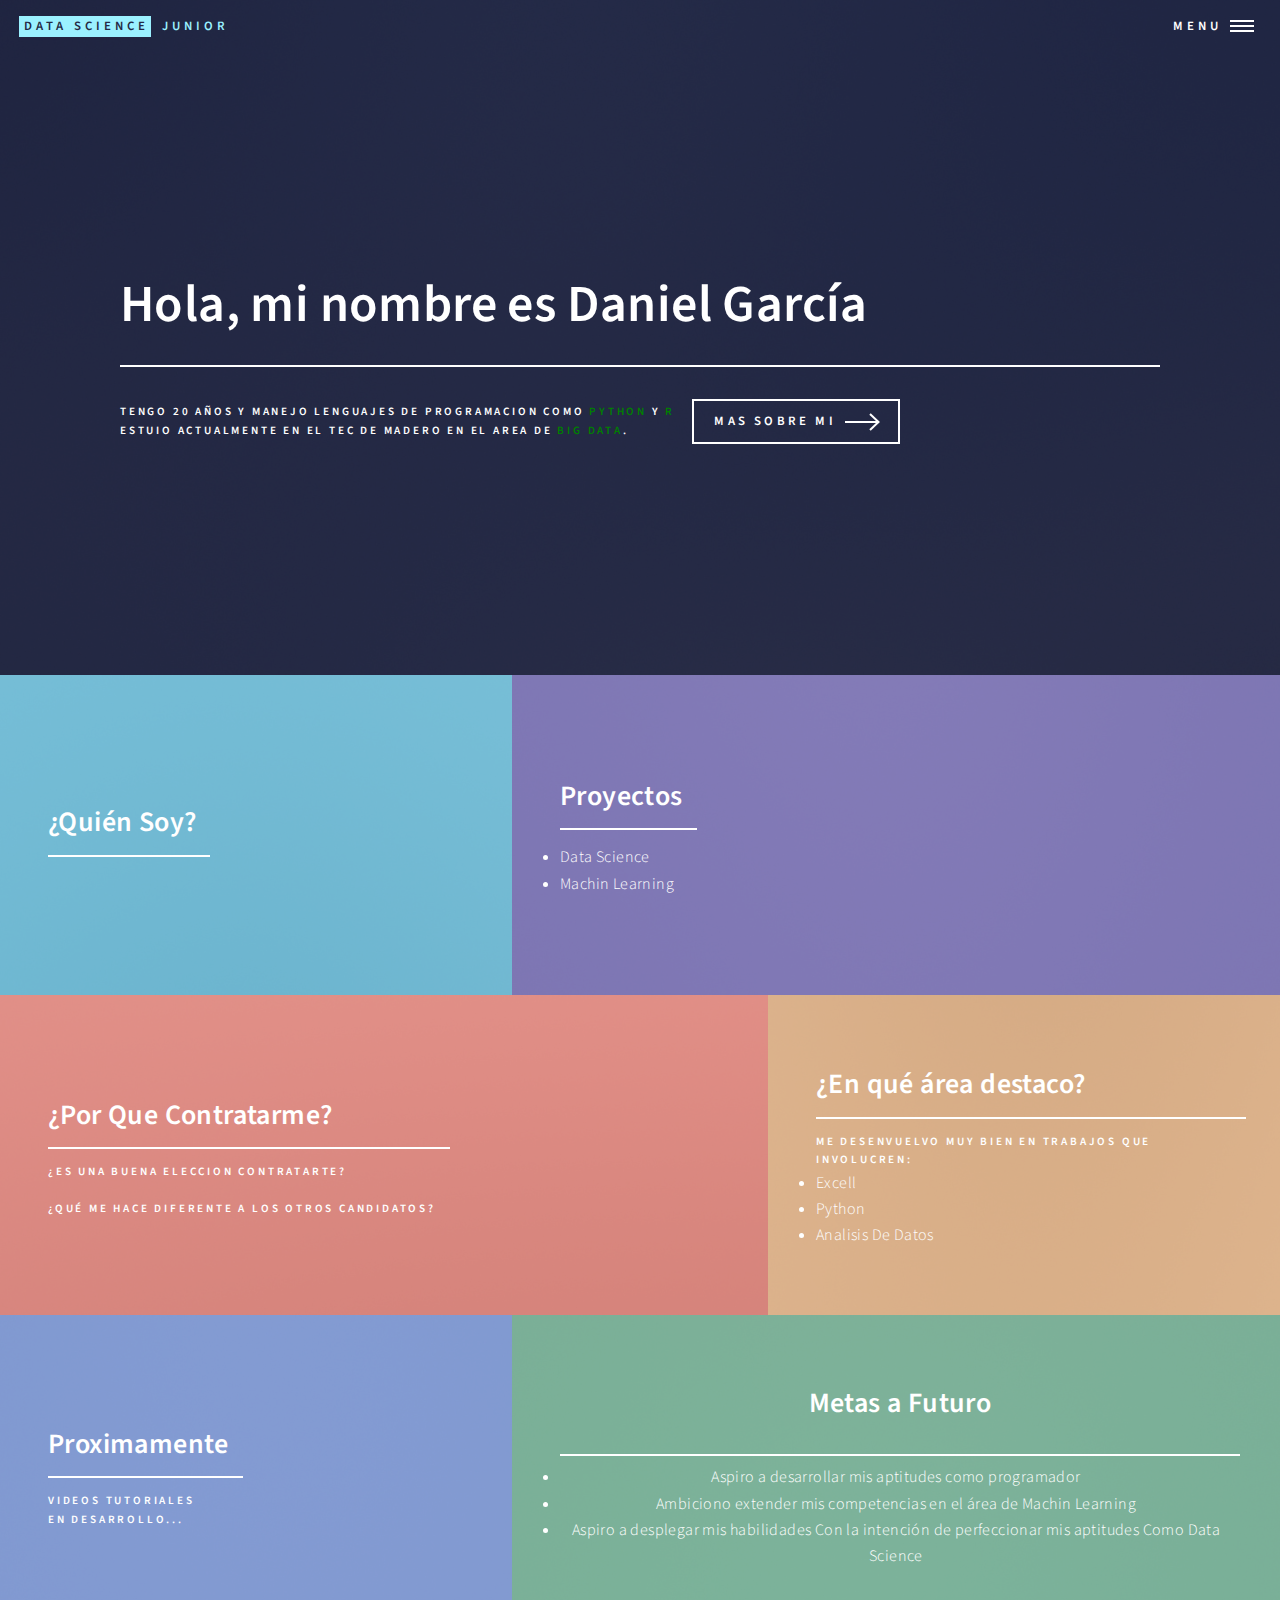
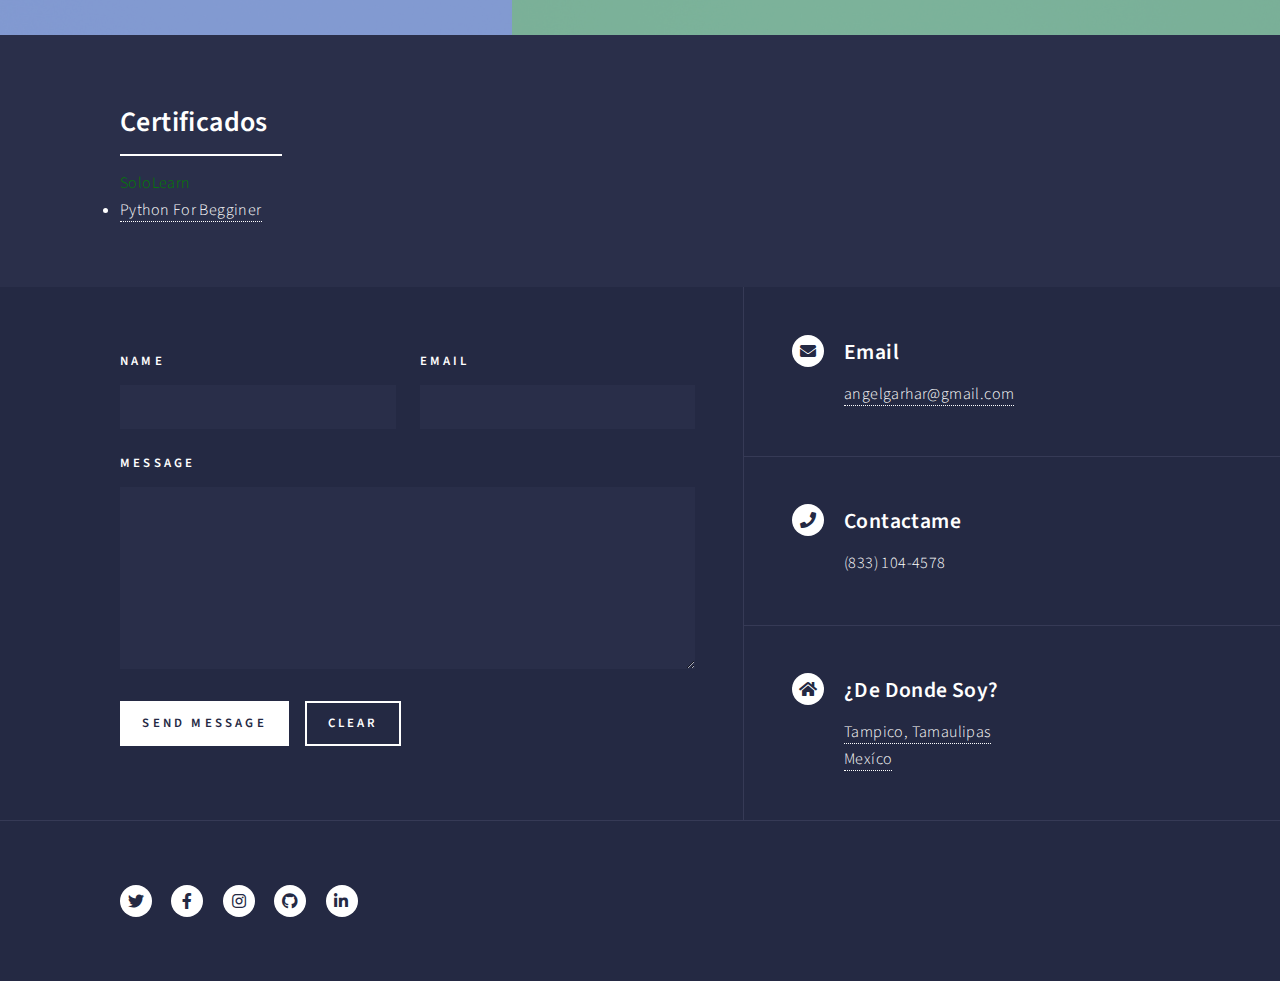
<file: index.html>
<!DOCTYPE HTML>
<!--
	Forty by HTML5 UP
	html5up.net | @ajlkn
	Free for personal and commercial use under the CCA 3.0 license (html5up.net/license)
-->
<html>
	<head>
		<title>Curriculum vitae</title>
		<meta charset="utf-8" />
		<meta name="viewport" content="width=device-width, initial-scale=1, user-scalable=no" />
		<link rel="stylesheet" href="assets/css/main.css" />
		<noscript><link rel="stylesheet" href="assets/css/noscript.css" /></noscript>
	</head>
	<body class="is-preload">

		<!-- Wrapper -->
			<div id="wrapper">

				<!-- Header -->
					<header id="header" class="alt">
						<a href="index.html" class="logo"><strong>Data Science</strong> <span>Junior</span></a>
						<nav>
							<a href="#menu">Menu</a>
						</nav>
					</header>

				<!-- Menu -->
				<nav id="menu">
					<ul class="links">
						<li><a href="index.html">Inicio</a></li>
						<li><a href="generic.html">¿Quien Soy?</a></li>
						<li><a href="landing.html">Proyectos</a></li>
						<li><a href="elements.html">Metas a futuro</a></li>
					</ul>
					<ul class="actions stacked">
						<li><a href="https://drive.google.com/drive/folders/1OD5eO8RTpeEvMJQXWI_qcBgBTmT0epe8?usp=sharing" class="button primary fit">Curriculum Vitae</a></li>
					</ul>
				</nav>

				<!-- Banner -->
					<section id="banner" class="major">
						<div class="inner">
							<header class="major">
								<h1>Hola, mi nombre es Daniel García</h1>
							</header>
							<div class="content">
								<p>Tengo 20 años y manejo lenguajes de programacion como <font color="green">Python</font> y <font color="green">R</font><br>
									Estuio Actualmente En el Tec De Madero en el area de <font color="green">Big data</font>.</p>
								<ul class="actions">
									<li><a href="#one" class="button next scrolly">Mas sobre Mi</a></li>
								</ul>
							</div>
						</div>
					</section>

				<!-- Main -->
					<div id="main">

						<!-- One -->
							<section id="one" class="tiles">
								<article>
									<span class="image">
										<img src="images/pic01.jpg" alt="" />
									</span>
									<header class="major">
										<h3><a href="landing.html" class="link">¿Quién Soy?</a></h3>
										<p></p>
									</header>
								</article>
								<article>
									<span class="image">
										<img src="images/pic02.jpg" alt="" />
									</span>
									<header class="major">
										<h3><a href="landing.html" class="link">Proyectos</a></h3>
										<li>Data Science</li>
										<li>Machin Learning</li>
									</header>
								</article>
								<article>
									<span class="image">
										<img src="images/pic03.jpg" alt="" />
									</span>
									<header class="major">
										<h3><a href="elements.html" class="link">¿Por Que Contratarme?</a></h3>
										<p>¿Es Una Buena Eleccion Contratarte?<br><br><enter>¿Qué me hace diferente a los otros candidatos?</p>
									</header>
									</article>
									<article>
									<span class="image">
										<img src="images/pic04.jpg" alt="" />
									</span>
									<header class="major">
										<h3>¿En qué área destaco?</h3>
										<p>Me desenvuelvo muy bien en trabajos que involucren: </p>
										<li>Excell</li>
										<li>Python</li>
										<li>Analisis De Datos</li>
									</header>
									</article>
								<article>
									<span class="image">
										<img src="images/pic05.jpg" alt="" />
									</span>
									<header class="major">
										<h3>Proximamente</h3>
										<p>Videos Tutoriales<br>En Desarrollo...</p>
										
									</header>						
								</article>
								<article>
									<span class="image">
										<img src="images/pic06.jpg" alt="" />
									</span>
									<header class="major">
										<center><h3>Metas a Futuro</h3></center>
									<center>
										<li>Aspiro a desarrollar mis aptitudes como programador</li>
										<!-- <li>Contribuir en una empresa de renombre como…</li> -->
										<li>Ambiciono extender mis competencias en el área de Machin Learning</li>
										<li>Aspiro a desplegar mis habilidades Con la intención de perfeccionar mis aptitudes Como Data Science</li>
										<!-- <li>Mi propósito es desarrollar mi carrera profesional como ingeniero en sistemas comutacionales</li> -->
										<!-- <li>Aportando mis conocimientos, la empresa incrementará su…</li> -->
										<!-- <li>Veo mi futuro proyectado en una empresa reputada que..</li> -->
										<!-- <li>Busco ser un punto de inflexión para la compañía en...</li> -->
									</center>

									</header>
								</article>
							</section>

						<!-- Two -->
							<section id="two">
								<div class="inner">
									<header class="major">
										<h2>Certificados</h2>
										<font color="green">SoloLearn</font>
										<li><a href="https://www.sololearn.com/certificates/course/en/13162395/1157/landscape/png">Python For Begginer</a></li>
									</header>
								</div>
							</section>

					</div>

				<!-- Contact -->
				<section id="contact">
					<div class="inner">
						<section>
							<form 
							action="https://formspree.io/f/myyorqep" 
							method="POST"
							>
							<form method="post" action="#">
								<div class="fields">
									<div class="field half">
										<label for="name">Name</label>
										<input type="text" name="name" id="name" />
									</div>
									<div class="field half">
										<label for="email">Email</label>
										<input type="email" name="email" id="email" />
									</div>
									<div class="field">
										<label for="message">Message</label>
										<textarea name="Mensaje" id="Mensaje" rows="6"></textarea>
									</div>
								</div>
								<ul class="actions">
									<li><input type="submit" value="Send Message" class="primary" /></li>
									<li><input type="reset" value="Clear" /></li>
								</ul>
							</form>
							</form>
							
						</section>
						<section class="split">
							<section>
								<div class="contact-method">
									<span class="icon solid alt fa-envelope"></span>
									<h3>Email</h3>
									<a href="https://mail.google.com/mail/u/0/#inbox">angelgarhar@gmail.com</a>
								</div>
							</section>
							<section>
								<div class="contact-method">
									<span class="icon solid alt fa-phone"></span>
									<h3>Contactame</h3>
									<span>(833) 104-4578</span>
								</div>
							</section>
							<section>
								<div class="contact-method">
									<span class="icon solid alt fa-home"></span>
									<h3>¿De Donde Soy?</h3>
									<span><a href="https://www.google.com/maps/place/Tampico,+Tamps./@22.2663839,-97.9396984,12z/data=!3m1!4b1!4m5!3m4!1s0x85d7fd8bfcfe2d1f:0xc3189ac39db089e6!8m2!3d22.2331041!4d-97.861099">Tampico, Tamaulipas <br>Mexíco</a></span>
								</div>
							</section>
						</section>
					</div>
				</section>

			<!-- Footer -->
				<footer id="footer">
					<div class="inner">
						<ul class="icons">
							<li><a href="https://twitter.com/angelgarhar" class="icon brands alt fa-twitter"><span class="label">Twitter</span></a></li>
							<li><a href="https://www.facebook.com/profile.php?id=100014257661613" class="icon brands alt fa-facebook-f"><span class="label">Facebook</span></a></li>
							<li><a href="https://www.instagram.com/stand_daniel/" class="icon brands alt fa-instagram"><span class="label">Instagram</span></a></li>
							<li><a href="https://github.com/MasterChefJR" class="icon brands alt fa-github"><span class="label">GitHub</span></a></li>
							<li><a href="https://www.linkedin.com/in/angel-daniel-garcía-haro-25aa931a4/" class="icon brands alt fa-linkedin-in"><span class="label">LinkedIn</span></a></li>
						</ul>
					</div>
				</footer>

		</div>
	<!-- Scripts -->
		<script src="assets/js/jquery.min.js"></script>
		<script src="assets/js/jquery.scrolly.min.js"></script>
		<script src="assets/js/jquery.scrollex.min.js"></script>
		<script src="assets/js/browser.min.js"></script>
		<script src="assets/js/breakpoints.min.js"></script>
		<script src="assets/js/util.js"></script>
		<script src="assets/js/main.js"></script>

</body>
</html>
</file>
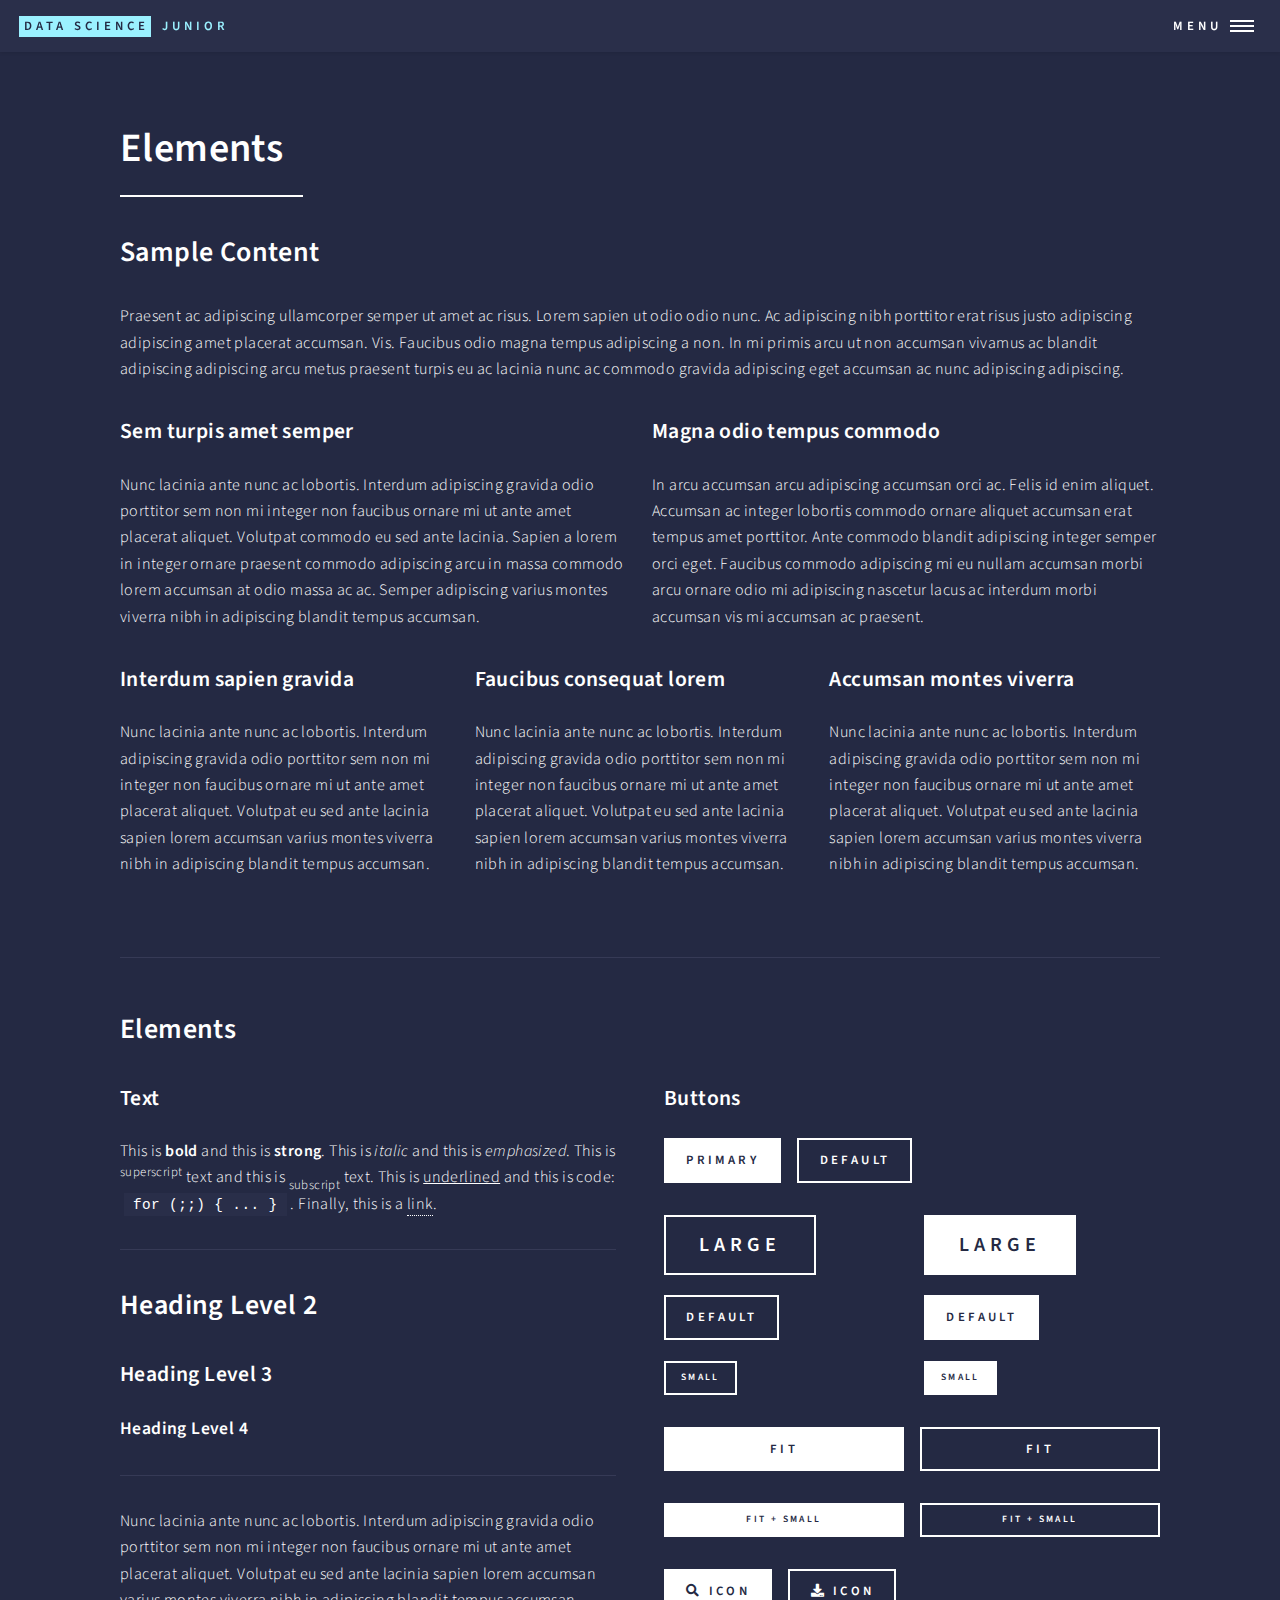
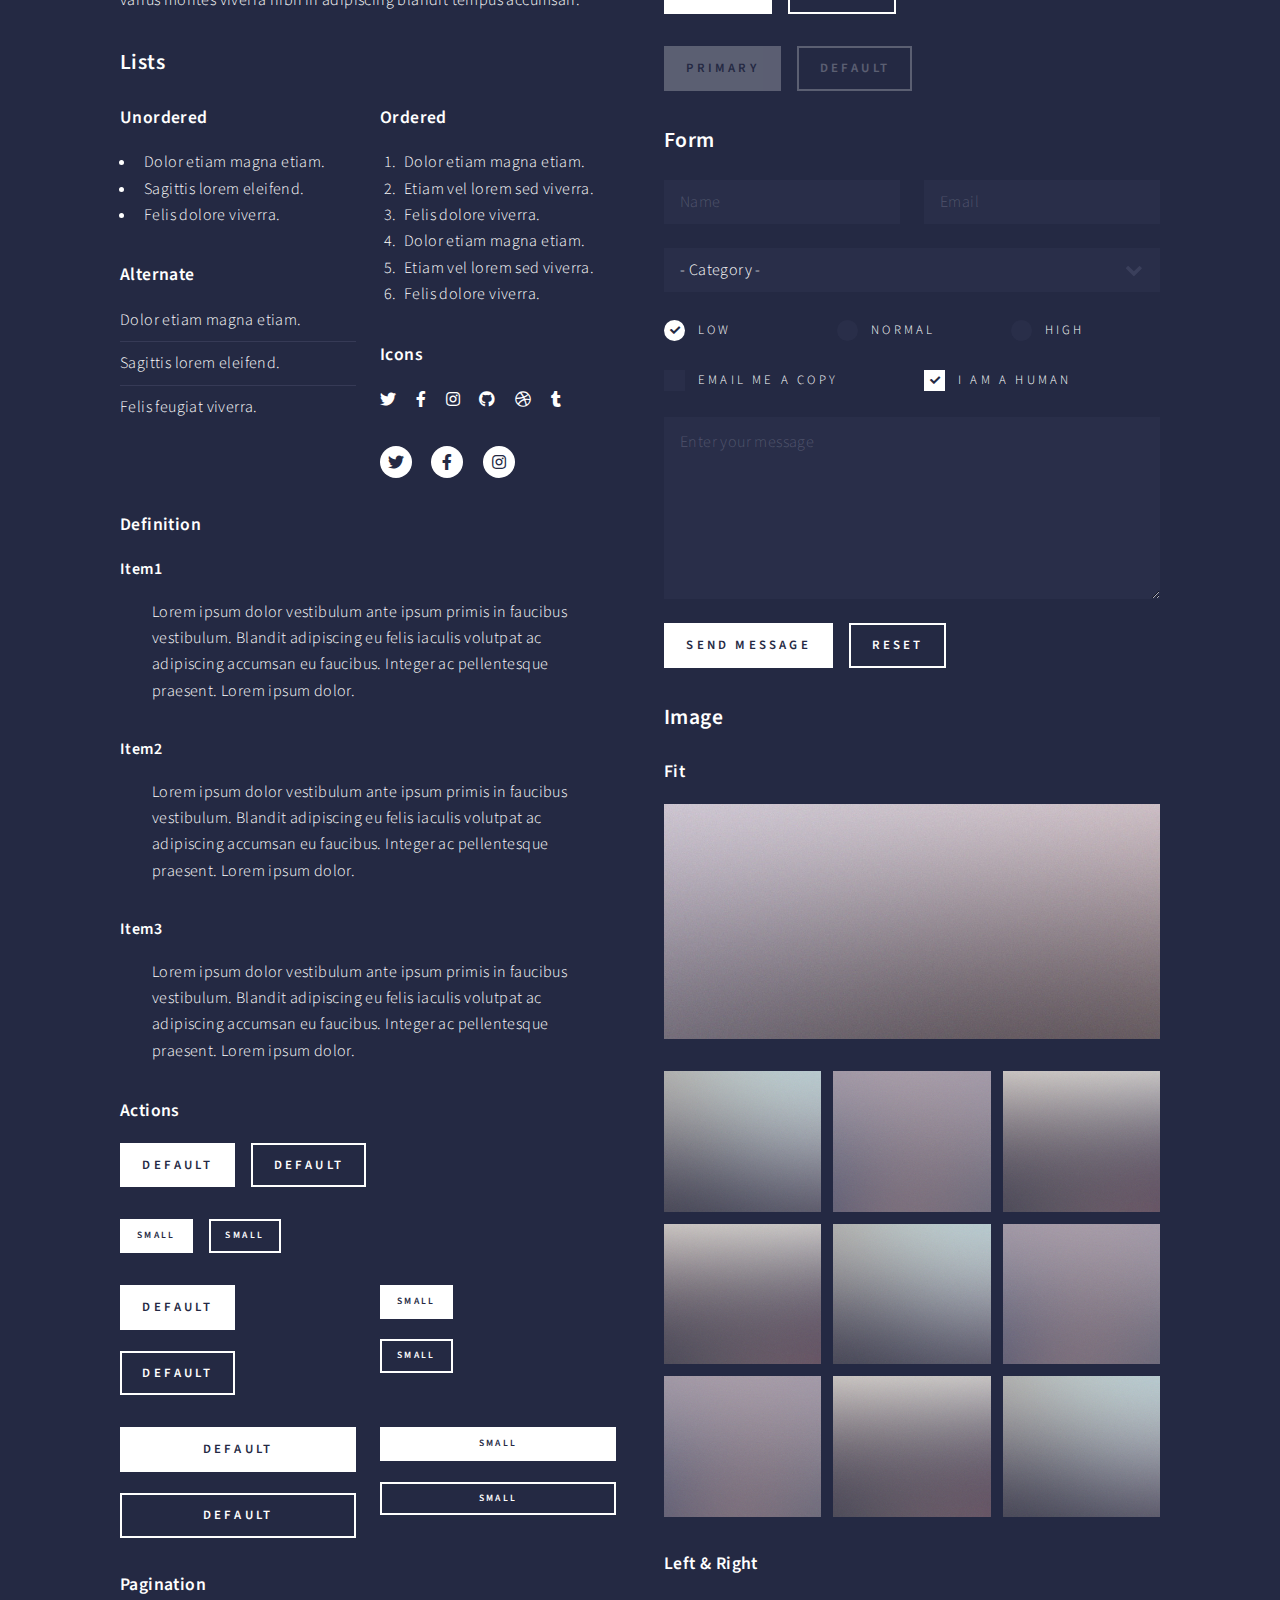
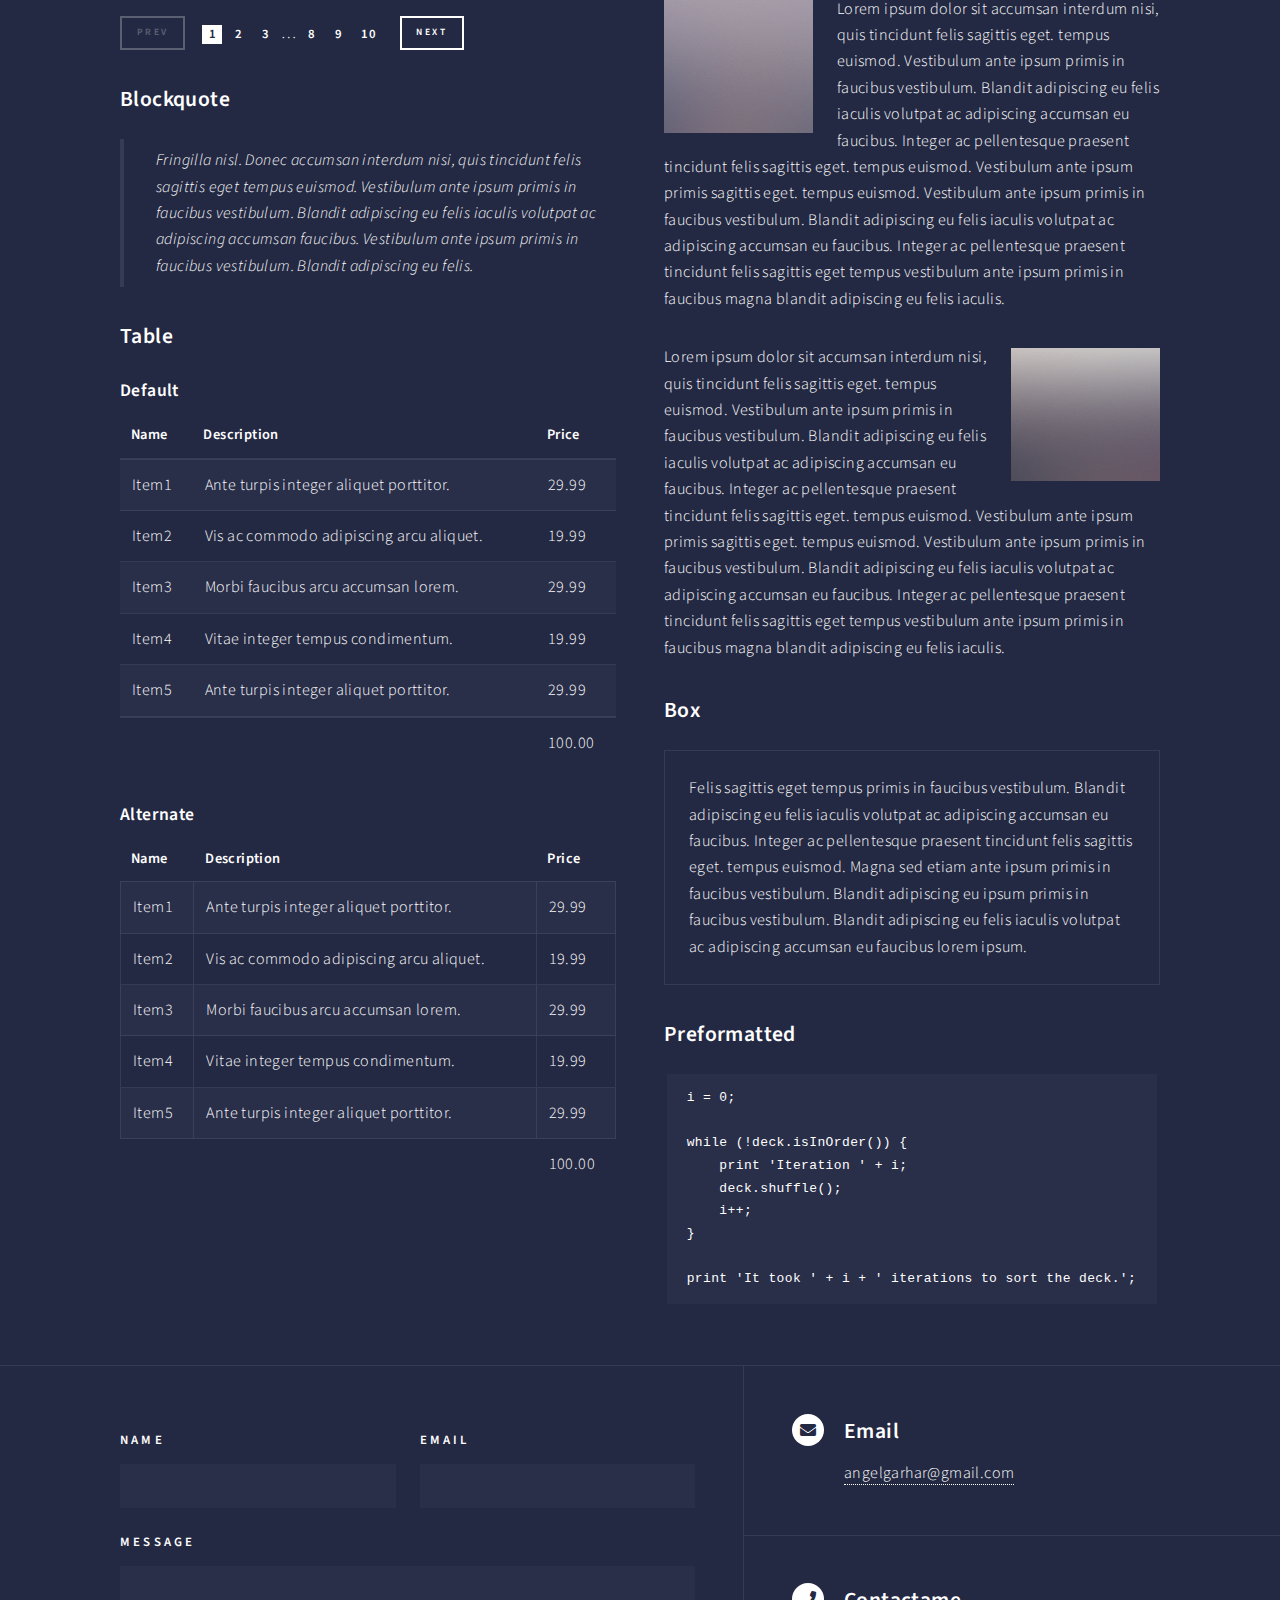
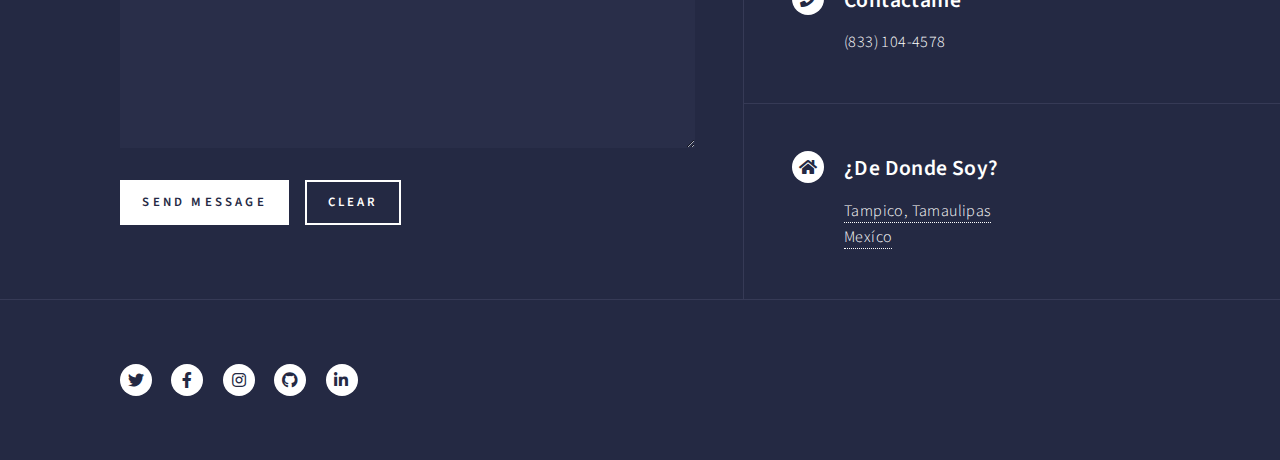
<file: elements.html>
<!DOCTYPE HTML>
<!--
	Forty by HTML5 UP
	html5up.net | @ajlkn
	Free for personal and commercial use under the CCA 3.0 license (html5up.net/license)
-->
<html>

<head>
	<title>Elements - Forty by HTML5 UP</title>
	<meta charset="utf-8" />
	<meta name="viewport" content="width=device-width, initial-scale=1, user-scalable=no" />
	<link rel="stylesheet" href="assets/css/main.css" />
	<noscript>
		<link rel="stylesheet" href="assets/css/noscript.css" />
	</noscript>
</head>

<body class="is-preload">

	<!-- Wrapper -->
	<div id="wrapper">

		<!-- Header -->
		<header id="header">
			<a href="index.html" class="logo"><strong>Data Science</strong> <span>Junior</span></a>
			<nav>
				<a href="#menu">Menu</a>
			</nav>
		</header>

		<!-- Menu -->
		<nav id="menu">
			<ul class="links">
				<li><a href="index.html">Inicio</a></li>
				<li><a href="generic.html">¿Quien Soy?</a></li>
				<li><a href="landing.html">Proyectos</a></li>
				<li><a href="elements.html">Metas a futuro</a></li>
			</ul>
			<ul class="actions stacked">
				<li><a href="https://drive.google.com/drive/folders/1OD5eO8RTpeEvMJQXWI_qcBgBTmT0epe8?usp=sharing"
						class="button primary fit">Curriculum Vitae</a></li>
			</ul>
		</nav>

		<!-- Main -->
		<div id="main" class="alt">

			<!-- One -->
			<section id="one">
				<div class="inner">
					<header class="major">
						<h1>Elements</h1>
					</header>

					<!-- Content -->
					<h2 id="content">Sample Content</h2>
					<p>Praesent ac adipiscing ullamcorper semper ut amet ac risus. Lorem sapien ut odio odio nunc. Ac
						adipiscing nibh porttitor erat risus justo adipiscing adipiscing amet placerat accumsan. Vis.
						Faucibus odio magna tempus adipiscing a non. In mi primis arcu ut non accumsan vivamus ac
						blandit adipiscing adipiscing arcu metus praesent turpis eu ac lacinia nunc ac commodo gravida
						adipiscing eget accumsan ac nunc adipiscing adipiscing.</p>
					<div class="row">
						<div class="col-6 col-12-small">
							<h3>Sem turpis amet semper</h3>
							<p>Nunc lacinia ante nunc ac lobortis. Interdum adipiscing gravida odio porttitor sem non mi
								integer non faucibus ornare mi ut ante amet placerat aliquet. Volutpat commodo eu sed
								ante lacinia. Sapien a lorem in integer ornare praesent commodo adipiscing arcu in massa
								commodo lorem accumsan at odio massa ac ac. Semper adipiscing varius montes viverra nibh
								in adipiscing blandit tempus accumsan.</p>
						</div>
						<div class="col-6 col-12-small">
							<h3>Magna odio tempus commodo</h3>
							<p>In arcu accumsan arcu adipiscing accumsan orci ac. Felis id enim aliquet. Accumsan ac
								integer lobortis commodo ornare aliquet accumsan erat tempus amet porttitor. Ante
								commodo blandit adipiscing integer semper orci eget. Faucibus commodo adipiscing mi eu
								nullam accumsan morbi arcu ornare odio mi adipiscing nascetur lacus ac interdum morbi
								accumsan vis mi accumsan ac praesent.</p>
						</div>
						<!-- Break -->
						<div class="col-4 col-12-medium">
							<h3>Interdum sapien gravida</h3>
							<p>Nunc lacinia ante nunc ac lobortis. Interdum adipiscing gravida odio porttitor sem non mi
								integer non faucibus ornare mi ut ante amet placerat aliquet. Volutpat eu sed ante
								lacinia sapien lorem accumsan varius montes viverra nibh in adipiscing blandit tempus
								accumsan.</p>
						</div>
						<div class="col-4 col-12-medium">
							<h3>Faucibus consequat lorem</h3>
							<p>Nunc lacinia ante nunc ac lobortis. Interdum adipiscing gravida odio porttitor sem non mi
								integer non faucibus ornare mi ut ante amet placerat aliquet. Volutpat eu sed ante
								lacinia sapien lorem accumsan varius montes viverra nibh in adipiscing blandit tempus
								accumsan.</p>
						</div>
						<div class="col-4 col-12-medium">
							<h3>Accumsan montes viverra</h3>
							<p>Nunc lacinia ante nunc ac lobortis. Interdum adipiscing gravida odio porttitor sem non mi
								integer non faucibus ornare mi ut ante amet placerat aliquet. Volutpat eu sed ante
								lacinia sapien lorem accumsan varius montes viverra nibh in adipiscing blandit tempus
								accumsan.</p>
						</div>
					</div>

					<hr class="major" />

					<!-- Elements -->
					<h2 id="elements">Elements</h2>
					<div class="row gtr-200">
						<div class="col-6 col-12-medium">

							<!-- Text stuff -->
							<h3>Text</h3>
							<p>This is <b>bold</b> and this is <strong>strong</strong>. This is <i>italic</i> and this
								is <em>emphasized</em>.
								This is <sup>superscript</sup> text and this is <sub>subscript</sub> text.
								This is <u>underlined</u> and this is code: <code>for (;;) { ... }</code>.
								Finally, this is a <a href="#">link</a>.</p>
							<hr />
							<h2>Heading Level 2</h2>
							<h3>Heading Level 3</h3>
							<h4>Heading Level 4</h4>
							<hr />
							<p>Nunc lacinia ante nunc ac lobortis. Interdum adipiscing gravida odio porttitor sem non mi
								integer non faucibus ornare mi ut ante amet placerat aliquet. Volutpat eu sed ante
								lacinia sapien lorem accumsan varius montes viverra nibh in adipiscing blandit tempus
								accumsan.</p>

							<!-- Lists -->
							<h3>Lists</h3>
							<div class="row">
								<div class="col-6 col-12-small">

									<h4>Unordered</h4>
									<ul>
										<li>Dolor etiam magna etiam.</li>
										<li>Sagittis lorem eleifend.</li>
										<li>Felis dolore viverra.</li>
									</ul>

									<h4>Alternate</h4>
									<ul class="alt">
										<li>Dolor etiam magna etiam.</li>
										<li>Sagittis lorem eleifend.</li>
										<li>Felis feugiat viverra.</li>
									</ul>

								</div>
								<div class="col-6 col-12-small">

									<h4>Ordered</h4>
									<ol>
										<li>Dolor etiam magna etiam.</li>
										<li>Etiam vel lorem sed viverra.</li>
										<li>Felis dolore viverra.</li>
										<li>Dolor etiam magna etiam.</li>
										<li>Etiam vel lorem sed viverra.</li>
										<li>Felis dolore viverra.</li>
									</ol>

									<h4>Icons</h4>
									<ul class="icons">
										<li><a href="#" class="icon brands fa-twitter"><span
													class="label">Twitter</span></a></li>
										<li><a href="#" class="icon brands fa-facebook-f"><span
													class="label">Facebook</span></a></li>
										<li><a href="#" class="icon brands fa-instagram"><span
													class="label">Instagram</span></a></li>
										<li><a href="#" class="icon brands fa-github"><span
													class="label">Github</span></a></li>
										<li><a href="#" class="icon brands fa-dribbble"><span
													class="label">Dribbble</span></a></li>
										<li><a href="#" class="icon brands fa-tumblr"><span
													class="label">Tumblr</span></a></li>
									</ul>
									<ul class="icons">
										<li><a href="#" class="icon brands alt fa-twitter"><span
													class="label">Twitter</span></a></li>
										<li><a href="#" class="icon brands alt fa-facebook-f"><span
													class="label">Facebook</span></a></li>
										<li><a href="#" class="icon brands alt fa-instagram"><span
													class="label">Instagram</span></a></li>
									</ul>

								</div>
							</div>
							<h4>Definition</h4>
							<dl>
								<dt>Item1</dt>
								<dd>
									<p>Lorem ipsum dolor vestibulum ante ipsum primis in faucibus vestibulum. Blandit
										adipiscing eu felis iaculis volutpat ac adipiscing accumsan eu faucibus. Integer
										ac pellentesque praesent. Lorem ipsum dolor.</p>
								</dd>
								<dt>Item2</dt>
								<dd>
									<p>Lorem ipsum dolor vestibulum ante ipsum primis in faucibus vestibulum. Blandit
										adipiscing eu felis iaculis volutpat ac adipiscing accumsan eu faucibus. Integer
										ac pellentesque praesent. Lorem ipsum dolor.</p>
								</dd>
								<dt>Item3</dt>
								<dd>
									<p>Lorem ipsum dolor vestibulum ante ipsum primis in faucibus vestibulum. Blandit
										adipiscing eu felis iaculis volutpat ac adipiscing accumsan eu faucibus. Integer
										ac pellentesque praesent. Lorem ipsum dolor.</p>
								</dd>
							</dl>

							<h4>Actions</h4>
							<ul class="actions">
								<li><a href="#" class="button primary">Default</a></li>
								<li><a href="#" class="button">Default</a></li>
							</ul>
							<ul class="actions small">
								<li><a href="#" class="button primary small">Small</a></li>
								<li><a href="#" class="button small">Small</a></li>
							</ul>
							<div class="row">
								<div class="col-6 col-12-small">
									<ul class="actions stacked">
										<li><a href="#" class="button primary">Default</a></li>
										<li><a href="#" class="button">Default</a></li>
									</ul>
								</div>
								<div class="col-6 col-12-small">
									<ul class="actions stacked">
										<li><a href="#" class="button primary small">Small</a></li>
										<li><a href="#" class="button small">Small</a></li>
									</ul>
								</div>
								<div class="col-6 col-12-small">
									<ul class="actions stacked">
										<li><a href="#" class="button primary fit">Default</a></li>
										<li><a href="#" class="button fit">Default</a></li>
									</ul>
								</div>
								<div class="col-6 col-12-small">
									<ul class="actions stacked">
										<li><a href="#" class="button primary small fit">Small</a></li>
										<li><a href="#" class="button small fit">Small</a></li>
									</ul>
								</div>
							</div>

							<h4>Pagination</h4>
							<ul class="pagination">
								<li><span class="button small disabled">Prev</span></li>
								<li><a href="#" class="page active">1</a></li>
								<li><a href="#" class="page">2</a></li>
								<li><a href="#" class="page">3</a></li>
								<li><span>&hellip;</span></li>
								<li><a href="#" class="page">8</a></li>
								<li><a href="#" class="page">9</a></li>
								<li><a href="#" class="page">10</a></li>
								<li><a href="#" class="button small">Next</a></li>
							</ul>

							<!-- Blockquote -->
							<h3>Blockquote</h3>
							<blockquote>Fringilla nisl. Donec accumsan interdum nisi, quis tincidunt felis sagittis eget
								tempus euismod. Vestibulum ante ipsum primis in faucibus vestibulum. Blandit adipiscing
								eu felis iaculis volutpat ac adipiscing accumsan faucibus. Vestibulum ante ipsum primis
								in faucibus vestibulum. Blandit adipiscing eu felis.</blockquote>

							<!-- Table -->
							<h3>Table</h3>

							<h4>Default</h4>
							<div class="table-wrapper">
								<table>
									<thead>
										<tr>
											<th>Name</th>
											<th>Description</th>
											<th>Price</th>
										</tr>
									</thead>
									<tbody>
										<tr>
											<td>Item1</td>
											<td>Ante turpis integer aliquet porttitor.</td>
											<td>29.99</td>
										</tr>
										<tr>
											<td>Item2</td>
											<td>Vis ac commodo adipiscing arcu aliquet.</td>
											<td>19.99</td>
										</tr>
										<tr>
											<td>Item3</td>
											<td> Morbi faucibus arcu accumsan lorem.</td>
											<td>29.99</td>
										</tr>
										<tr>
											<td>Item4</td>
											<td>Vitae integer tempus condimentum.</td>
											<td>19.99</td>
										</tr>
										<tr>
											<td>Item5</td>
											<td>Ante turpis integer aliquet porttitor.</td>
											<td>29.99</td>
										</tr>
									</tbody>
									<tfoot>
										<tr>
											<td colspan="2"></td>
											<td>100.00</td>
										</tr>
									</tfoot>
								</table>
							</div>

							<h4>Alternate</h4>
							<div class="table-wrapper">
								<table class="alt">
									<thead>
										<tr>
											<th>Name</th>
											<th>Description</th>
											<th>Price</th>
										</tr>
									</thead>
									<tbody>
										<tr>
											<td>Item1</td>
											<td>Ante turpis integer aliquet porttitor.</td>
											<td>29.99</td>
										</tr>
										<tr>
											<td>Item2</td>
											<td>Vis ac commodo adipiscing arcu aliquet.</td>
											<td>19.99</td>
										</tr>
										<tr>
											<td>Item3</td>
											<td> Morbi faucibus arcu accumsan lorem.</td>
											<td>29.99</td>
										</tr>
										<tr>
											<td>Item4</td>
											<td>Vitae integer tempus condimentum.</td>
											<td>19.99</td>
										</tr>
										<tr>
											<td>Item5</td>
											<td>Ante turpis integer aliquet porttitor.</td>
											<td>29.99</td>
										</tr>
									</tbody>
									<tfoot>
										<tr>
											<td colspan="2"></td>
											<td>100.00</td>
										</tr>
									</tfoot>
								</table>
							</div>

						</div>
						<div class="col-6 col-12-medium">

							<!-- Buttons -->
							<h3>Buttons</h3>
							<ul class="actions">
								<li><a href="#" class="button primary">Primary</a></li>
								<li><a href="#" class="button">Default</a></li>
							</ul>
							<div class="row">
								<div class="col-6 col-12-xsmall">
									<ul class="actions stacked">
										<li><a href="#" class="button large">Large</a></li>
										<li><a href="#" class="button">Default</a></li>
										<li><a href="#" class="button small">Small</a></li>
									</ul>
								</div>
								<div class="col-6 col-12-xsmall">
									<ul class="actions stacked">
										<li><a href="#" class="button primary large">Large</a></li>
										<li><a href="#" class="button primary">Default</a></li>
										<li><a href="#" class="button primary small">Small</a></li>
									</ul>
								</div>
							</div>
							<ul class="actions fit">
								<li><a href="#" class="button primary fit">Fit</a></li>
								<li><a href="#" class="button fit">Fit</a></li>
							</ul>
							<ul class="actions fit small">
								<li><a href="#" class="button primary fit small">Fit + Small</a></li>
								<li><a href="#" class="button fit small">Fit + Small</a></li>
							</ul>
							<ul class="actions">
								<li><a href="#" class="button primary icon solid fa-search">Icon</a></li>
								<li><a href="#" class="button icon solid fa-download">Icon</a></li>
							</ul>
							<ul class="actions">
								<li><span class="button primary disabled">Primary</span></li>
								<li><span class="button disabled">Default</span></li>
							</ul>

							<!-- Form -->
							<h3>Form</h3>

							<form method="post" action="#">
								<div class="row gtr-uniform">
									<div class="col-6 col-12-xsmall">
										<input type="text" name="demo-name" id="demo-name" value=""
											placeholder="Name" />
									</div>
									<div class="col-6 col-12-xsmall">
										<input type="email" name="demo-email" id="demo-email" value=""
											placeholder="Email" />
									</div>
									<!-- Break -->
									<div class="col-12">
										<select name="demo-category" id="demo-category">
											<option value="">- Category -</option>
											<option value="1">Manufacturing</option>
											<option value="1">Shipping</option>
											<option value="1">Administration</option>
											<option value="1">Human Resources</option>
										</select>
									</div>
									<!-- Break -->
									<div class="col-4 col-12-small">
										<input type="radio" id="demo-priority-low" name="demo-priority" checked>
										<label for="demo-priority-low">Low</label>
									</div>
									<div class="col-4 col-12-small">
										<input type="radio" id="demo-priority-normal" name="demo-priority">
										<label for="demo-priority-normal">Normal</label>
									</div>
									<div class="col-4 col-12-small">
										<input type="radio" id="demo-priority-high" name="demo-priority">
										<label for="demo-priority-high">High</label>
									</div>
									<!-- Break -->
									<div class="col-6 col-12-small">
										<input type="checkbox" id="demo-copy" name="demo-copy">
										<label for="demo-copy">Email me a copy</label>
									</div>
									<div class="col-6 col-12-small">
										<input type="checkbox" id="demo-human" name="demo-human" checked>
										<label for="demo-human">I am a human</label>
									</div>
									<!-- Break -->
									<div class="col-12">
										<textarea name="demo-message" id="demo-message" placeholder="Enter your message"
											rows="6"></textarea>
									</div>
									<!-- Break -->
									<div class="col-12">
										<ul class="actions">
											<li><input type="submit" value="Send Message" class="primary" /></li>
											<li><input type="reset" value="Reset" /></li>
										</ul>
									</div>
								</div>
							</form>

							<!-- Image -->
							<h3>Image</h3>

							<h4>Fit</h4>
							<span class="image fit"><img src="images/pic03.jpg" alt="" /></span>
							<div class="box alt">
								<div class="row gtr-50 gtr-uniform">
									<div class="col-4"><span class="image fit"><img src="images/pic08.jpg"
												alt="" /></span></div>
									<div class="col-4"><span class="image fit"><img src="images/pic09.jpg"
												alt="" /></span></div>
									<div class="col-4"><span class="image fit"><img src="images/pic10.jpg"
												alt="" /></span></div>
									<!-- Break -->
									<div class="col-4"><span class="image fit"><img src="images/pic10.jpg"
												alt="" /></span></div>
									<div class="col-4"><span class="image fit"><img src="images/pic08.jpg"
												alt="" /></span></div>
									<div class="col-4"><span class="image fit"><img src="images/pic09.jpg"
												alt="" /></span></div>
									<!-- Break -->
									<div class="col-4"><span class="image fit"><img src="images/pic09.jpg"
												alt="" /></span></div>
									<div class="col-4"><span class="image fit"><img src="images/pic10.jpg"
												alt="" /></span></div>
									<div class="col-4"><span class="image fit"><img src="images/pic08.jpg"
												alt="" /></span></div>
								</div>
							</div>

							<h4>Left &amp; Right</h4>
							<p><span class="image left"><img src="images/pic09.jpg" alt="" /></span>Lorem ipsum dolor
								sit accumsan interdum nisi, quis tincidunt felis sagittis eget. tempus euismod.
								Vestibulum ante ipsum primis in faucibus vestibulum. Blandit adipiscing eu felis iaculis
								volutpat ac adipiscing accumsan eu faucibus. Integer ac pellentesque praesent tincidunt
								felis sagittis eget. tempus euismod. Vestibulum ante ipsum primis sagittis eget. tempus
								euismod. Vestibulum ante ipsum primis in faucibus vestibulum. Blandit adipiscing eu
								felis iaculis volutpat ac adipiscing accumsan eu faucibus. Integer ac pellentesque
								praesent tincidunt felis sagittis eget tempus vestibulum ante ipsum primis in faucibus
								magna blandit adipiscing eu felis iaculis.</p>
							<p><span class="image right"><img src="images/pic10.jpg" alt="" /></span>Lorem ipsum dolor
								sit accumsan interdum nisi, quis tincidunt felis sagittis eget. tempus euismod.
								Vestibulum ante ipsum primis in faucibus vestibulum. Blandit adipiscing eu felis iaculis
								volutpat ac adipiscing accumsan eu faucibus. Integer ac pellentesque praesent tincidunt
								felis sagittis eget. tempus euismod. Vestibulum ante ipsum primis sagittis eget. tempus
								euismod. Vestibulum ante ipsum primis in faucibus vestibulum. Blandit adipiscing eu
								felis iaculis volutpat ac adipiscing accumsan eu faucibus. Integer ac pellentesque
								praesent tincidunt felis sagittis eget tempus vestibulum ante ipsum primis in faucibus
								magna blandit adipiscing eu felis iaculis.</p>

							<!-- Box -->
							<h3>Box</h3>
							<div class="box">
								<p>Felis sagittis eget tempus primis in faucibus vestibulum. Blandit adipiscing eu felis
									iaculis volutpat ac adipiscing accumsan eu faucibus. Integer ac pellentesque
									praesent tincidunt felis sagittis eget. tempus euismod. Magna sed etiam ante ipsum
									primis in faucibus vestibulum. Blandit adipiscing eu ipsum primis in faucibus
									vestibulum. Blandit adipiscing eu felis iaculis volutpat ac adipiscing accumsan eu
									faucibus lorem ipsum.</p>
							</div>

							<!-- Preformatted Code -->
							<h3>Preformatted</h3>
							<pre><code>i = 0;

while (!deck.isInOrder()) {
    print 'Iteration ' + i;
    deck.shuffle();
    i++;
}

print 'It took ' + i + ' iterations to sort the deck.';
</code></pre>

						</div>
					</div>

				</div>
			</section>

		</div>


				<!-- Contact -->
				<section id="contact">
					<div class="inner">
						<section>
							<form 
							action="https://formspree.io/f/myyorqep" 
							method="POST"
							>
							<form method="post" action="#">
								<div class="fields">
									<div class="field half">
										<label for="name">Name</label>
										<input type="text" name="name" id="name" />
									</div>
									<div class="field half">
										<label for="email">Email</label>
										<input type="email" name="email" id="email" />
									</div>
									<div class="field">
										<label for="message">Message</label>
										<textarea name="Mensaje" id="Mensaje" rows="6"></textarea>
									</div>
								</div>
								<ul class="actions">
									<li><input type="submit" value="Send Message" class="primary" /></li>
									<li><input type="reset" value="Clear" /></li>
								</ul>
							</form>
							</form>
							
						</section>
						<section class="split">
							<section>
								<div class="contact-method">
									<span class="icon solid alt fa-envelope"></span>
									<h3>Email</h3>
									<a href="https://mail.google.com/mail/u/0/#inbox">angelgarhar@gmail.com</a>
								</div>
							</section>
							<section>
								<div class="contact-method">
									<span class="icon solid alt fa-phone"></span>
									<h3>Contactame</h3>
									<span>(833) 104-4578</span>
								</div>
							</section>
							<section>
								<div class="contact-method">
									<span class="icon solid alt fa-home"></span>
									<h3>¿De Donde Soy?</h3>
									<span><a href="https://www.google.com/maps/place/Tampico,+Tamps./@22.2663839,-97.9396984,12z/data=!3m1!4b1!4m5!3m4!1s0x85d7fd8bfcfe2d1f:0xc3189ac39db089e6!8m2!3d22.2331041!4d-97.861099">Tampico, Tamaulipas <br>Mexíco</a></span>
								</div>
							</section>
						</section>
					</div>
				</section>

			<!-- Footer -->
				<footer id="footer">
					<div class="inner">
						<ul class="icons">
							<li><a href="https://twitter.com/angelgarhar" class="icon brands alt fa-twitter"><span class="label">Twitter</span></a></li>
							<li><a href="https://www.facebook.com/profile.php?id=100014257661613" class="icon brands alt fa-facebook-f"><span class="label">Facebook</span></a></li>
							<li><a href="https://www.instagram.com/stand_daniel/" class="icon brands alt fa-instagram"><span class="label">Instagram</span></a></li>
							<li><a href="https://github.com/MasterChefJR" class="icon brands alt fa-github"><span class="label">GitHub</span></a></li>
							<li><a href="https://www.linkedin.com/in/angel-daniel-garcía-haro-25aa931a4/" class="icon brands alt fa-linkedin-in"><span class="label">LinkedIn</span></a></li>
						</ul>
					</div>
				</footer>

		</div>
	<!-- Scripts -->
		<script src="assets/js/jquery.min.js"></script>
		<script src="assets/js/jquery.scrolly.min.js"></script>
		<script src="assets/js/jquery.scrollex.min.js"></script>
		<script src="assets/js/browser.min.js"></script>
		<script src="assets/js/breakpoints.min.js"></script>
		<script src="assets/js/util.js"></script>
		<script src="assets/js/main.js"></script>

</body>
</html>
</file>
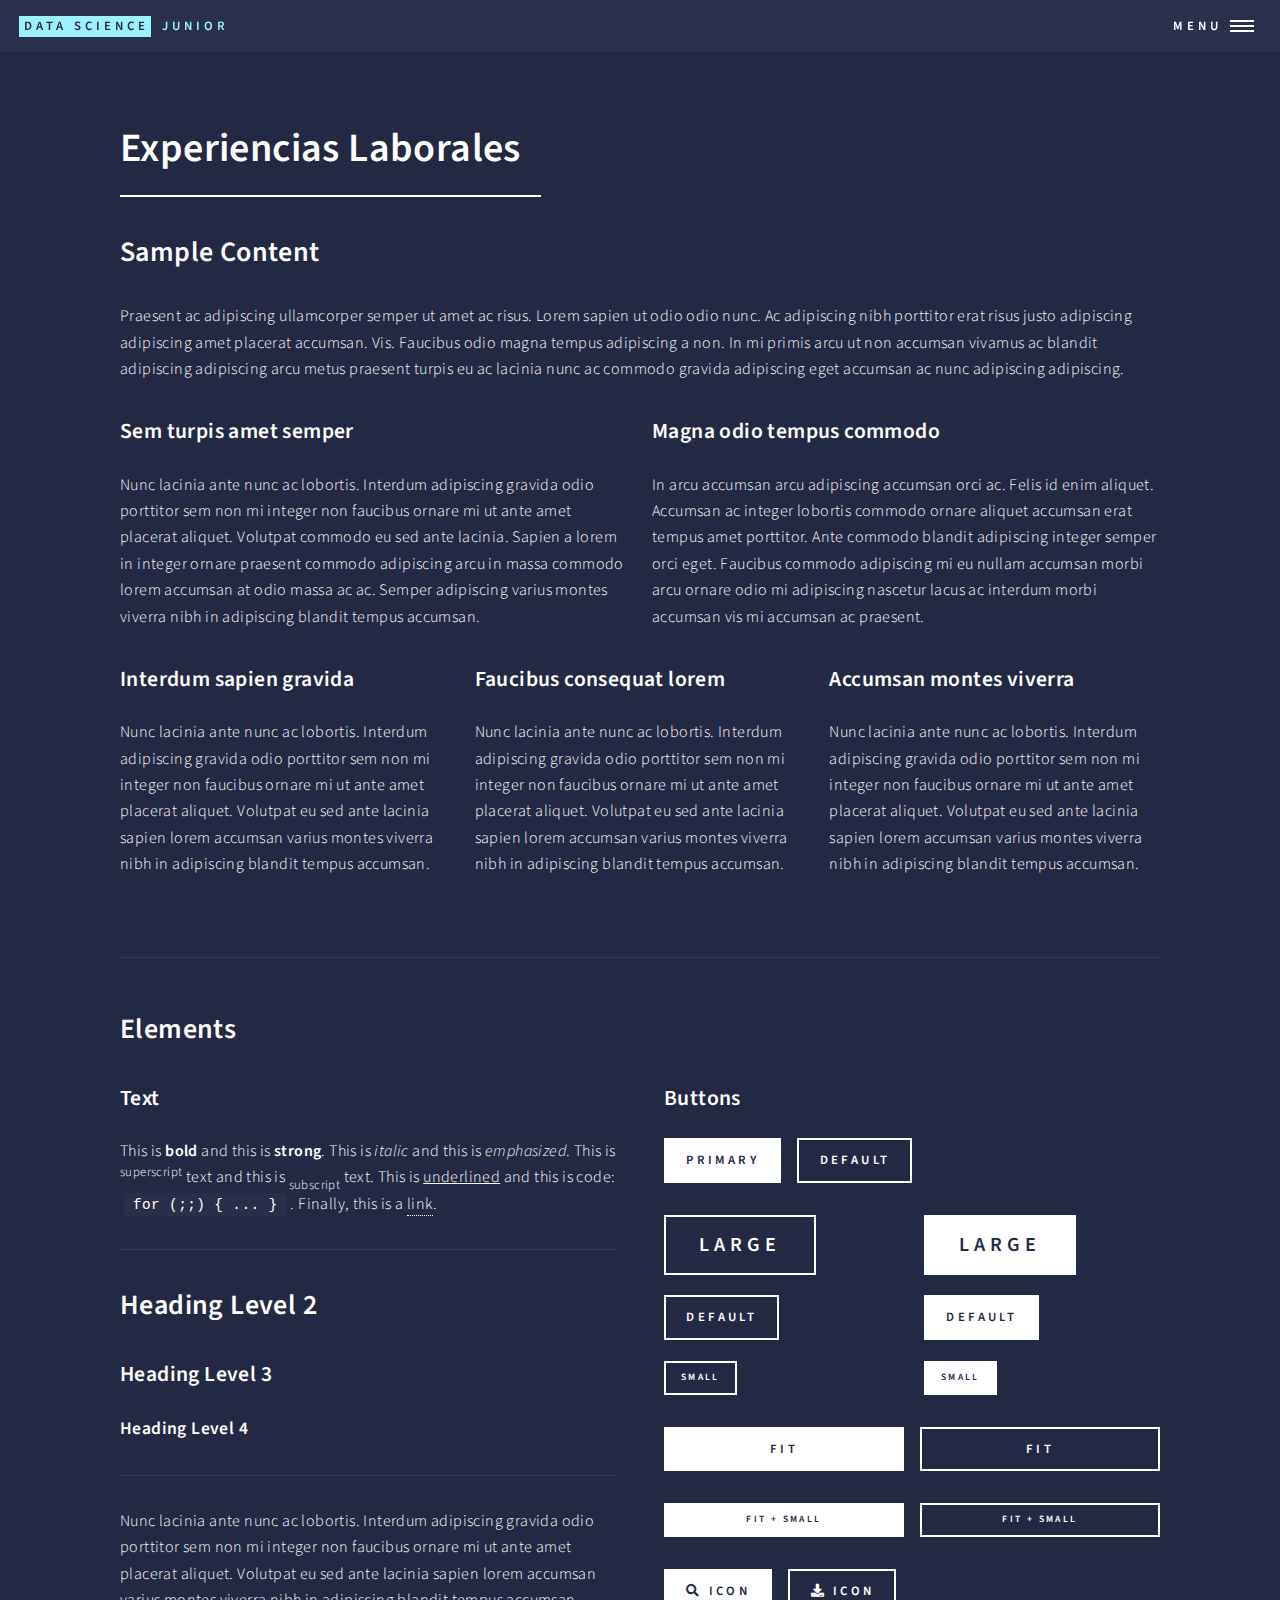
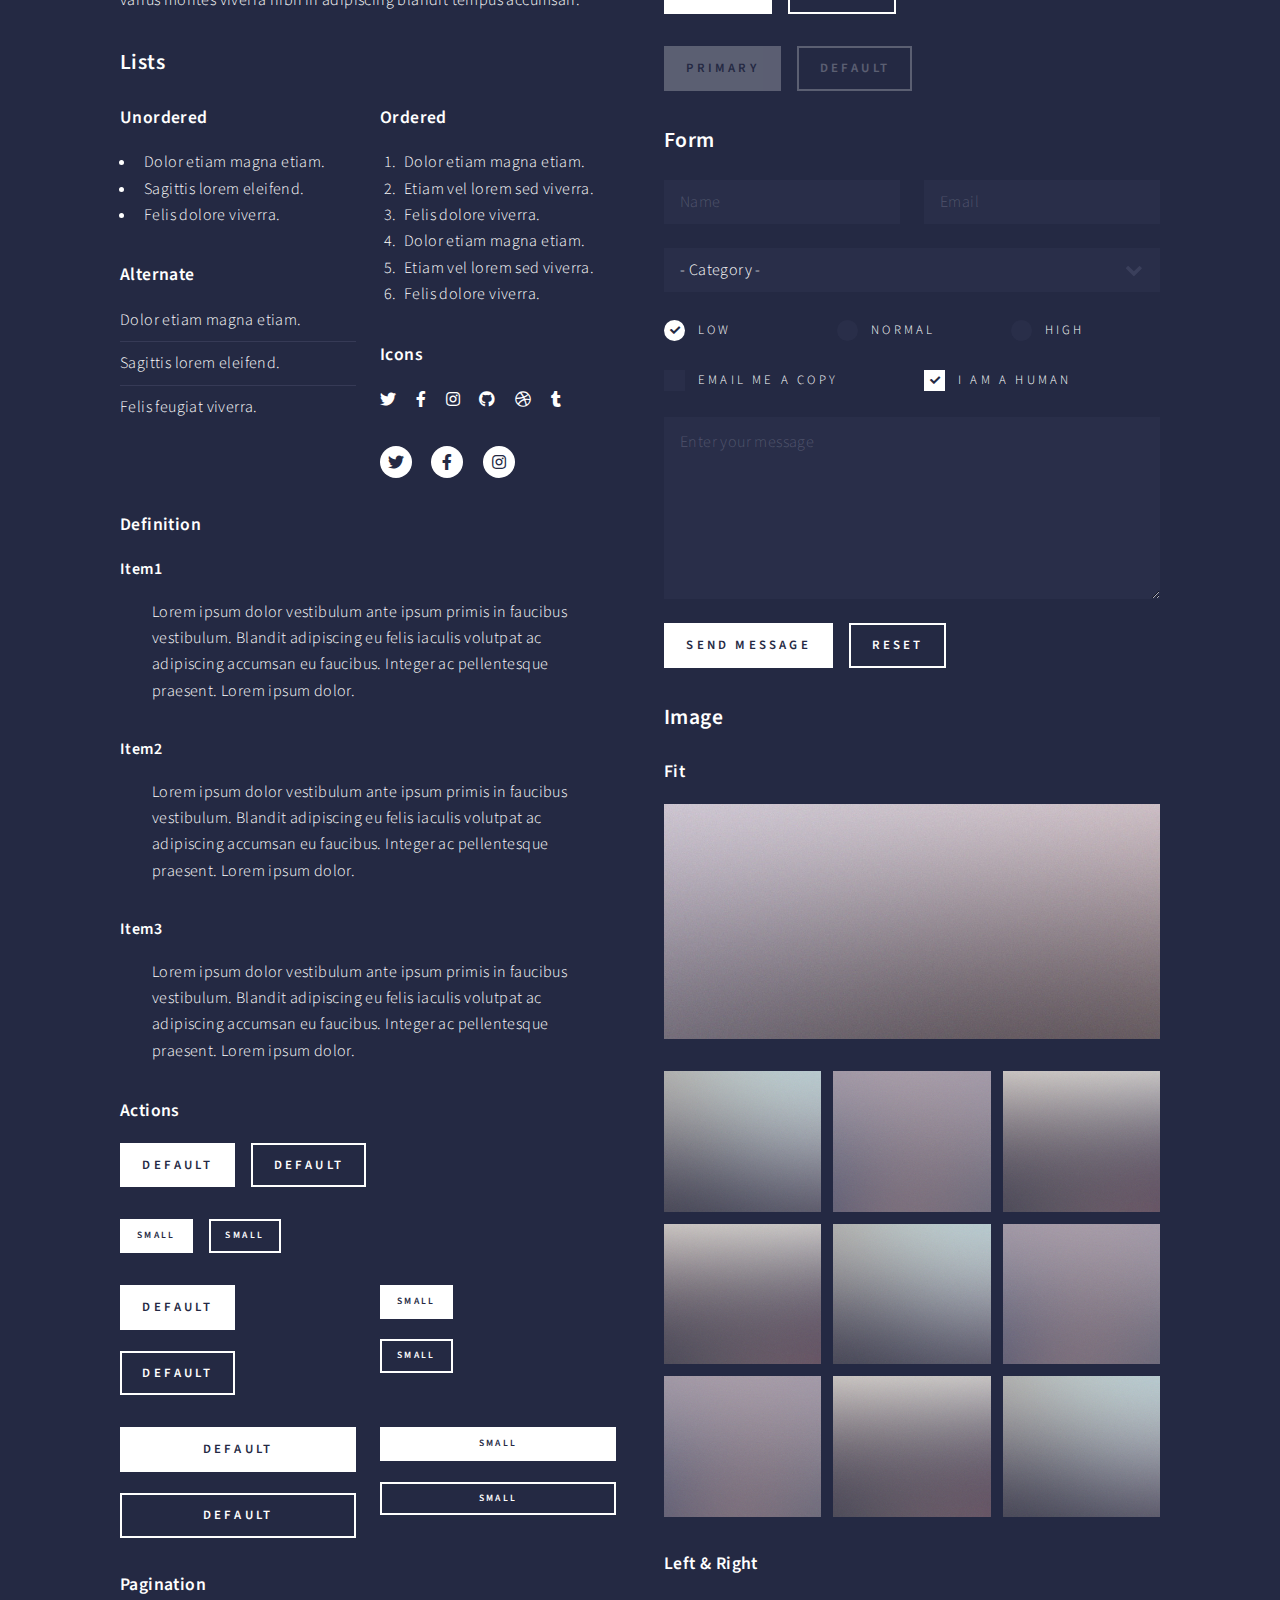
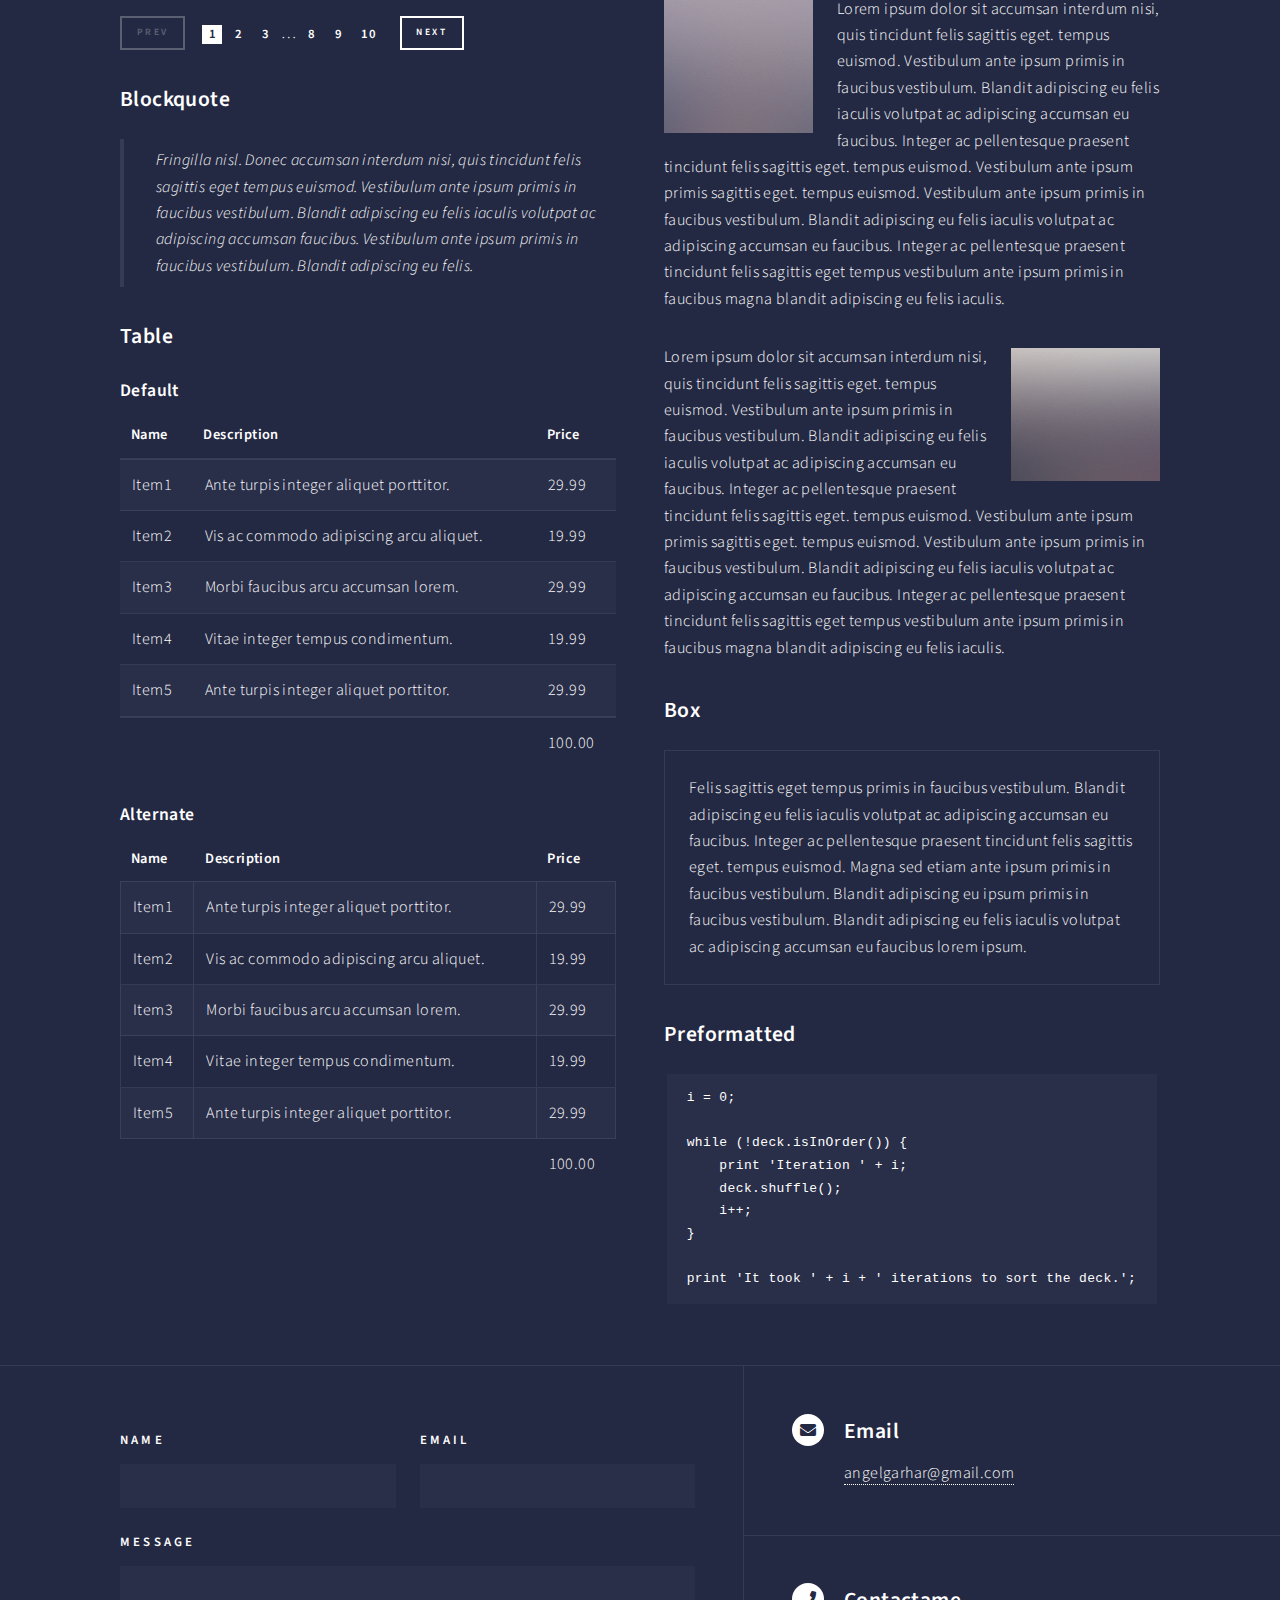
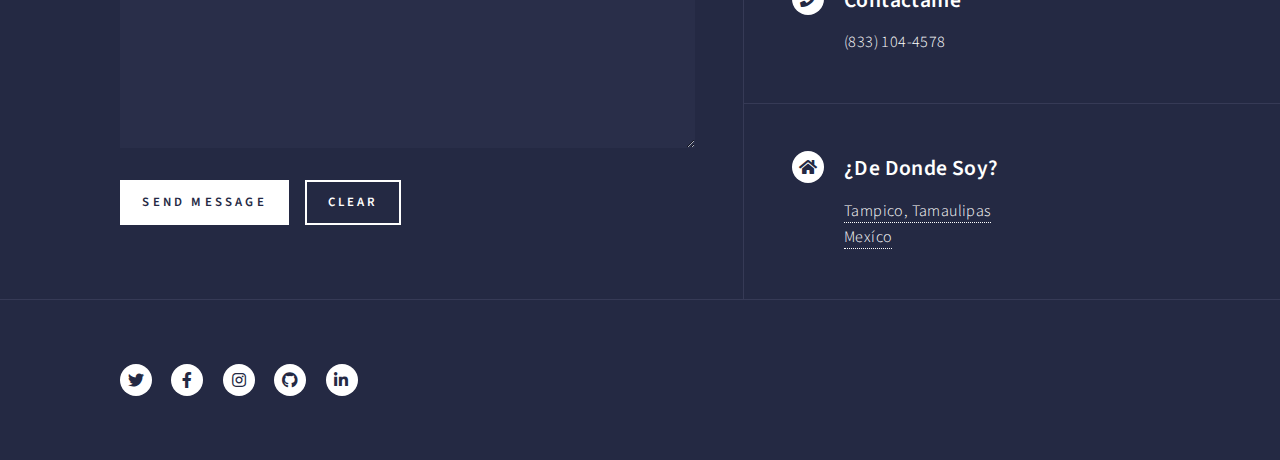
<file: Experiencia_Labora.html>
<!DOCTYPE HTML>
<!--
	Forty by HTML5 UP
	html5up.net | @ajlkn
	Free for personal and commercial use under the CCA 3.0 license (html5up.net/license)
-->
<html>

<head>
	<title>Experiencia Laboral</title>
	<meta charset="utf-8" />
	<meta name="viewport" content="width=device-width, initial-scale=1, user-scalable=no" />
	<link rel="stylesheet" href="assets/css/main.css" />
	<link rel="shortcut icon" href="images/icon.png">
	<noscript>
		<link rel="stylesheet" href="assets/css/noscript.css" />
	</noscript>
</head>

<body class="is-preload">

	<!-- Wrapper -->
	<div id="wrapper">

		<!-- Header -->
		<header id="header">
			<a href="Home.html" class="logo"><strong>Data Science</strong> <span>Junior</span></a>
			<nav>
				<a href="#menu">Menu</a>
			</nav>
		</header>

		<!-- Menu -->
		<nav id="menu">
			<ul class="links">
				<li><a href="Home.html">Inicio</a></li>
				<li><a href="Sobre_Mi.html">¿Quien Soy?</a></li>
				<li><a href="Proyectos.html">Proyectos</a></li>
				<li><a href="Experiencia_Labora.html">Experiencia Laboral</a></li>
			</ul>
			<ul class="actions stacked">
				<li><a href="https://drive.google.com/drive/folders/1OD5eO8RTpeEvMJQXWI_qcBgBTmT0epe8?usp=sharing"
						class="button primary fit">Curriculum Vitae</a></li>
			</ul>
		</nav>

		<!-- Main -->
		<div id="main" class="alt">

			<!-- One -->
			<section id="one">
				<div class="inner">
					<header class="major">
						<h1>Experiencias Laborales</h1>
					</header>

					<!-- Content -->
					<h2 id="content">Sample Content</h2>
					<p>Praesent ac adipiscing ullamcorper semper ut amet ac risus. Lorem sapien ut odio odio nunc. Ac
						adipiscing nibh porttitor erat risus justo adipiscing adipiscing amet placerat accumsan. Vis.
						Faucibus odio magna tempus adipiscing a non. In mi primis arcu ut non accumsan vivamus ac
						blandit adipiscing adipiscing arcu metus praesent turpis eu ac lacinia nunc ac commodo gravida
						adipiscing eget accumsan ac nunc adipiscing adipiscing.</p>
					<div class="row">
						<div class="col-6 col-12-small">
							<h3>Sem turpis amet semper</h3>
							<p>Nunc lacinia ante nunc ac lobortis. Interdum adipiscing gravida odio porttitor sem non mi
								integer non faucibus ornare mi ut ante amet placerat aliquet. Volutpat commodo eu sed
								ante lacinia. Sapien a lorem in integer ornare praesent commodo adipiscing arcu in massa
								commodo lorem accumsan at odio massa ac ac. Semper adipiscing varius montes viverra nibh
								in adipiscing blandit tempus accumsan.</p>
						</div>
						<div class="col-6 col-12-small">
							<h3>Magna odio tempus commodo</h3>
							<p>In arcu accumsan arcu adipiscing accumsan orci ac. Felis id enim aliquet. Accumsan ac
								integer lobortis commodo ornare aliquet accumsan erat tempus amet porttitor. Ante
								commodo blandit adipiscing integer semper orci eget. Faucibus commodo adipiscing mi eu
								nullam accumsan morbi arcu ornare odio mi adipiscing nascetur lacus ac interdum morbi
								accumsan vis mi accumsan ac praesent.</p>
						</div>
						<!-- Break -->
						<div class="col-4 col-12-medium">
							<h3>Interdum sapien gravida</h3>
							<p>Nunc lacinia ante nunc ac lobortis. Interdum adipiscing gravida odio porttitor sem non mi
								integer non faucibus ornare mi ut ante amet placerat aliquet. Volutpat eu sed ante
								lacinia sapien lorem accumsan varius montes viverra nibh in adipiscing blandit tempus
								accumsan.</p>
						</div>
						<div class="col-4 col-12-medium">
							<h3>Faucibus consequat lorem</h3>
							<p>Nunc lacinia ante nunc ac lobortis. Interdum adipiscing gravida odio porttitor sem non mi
								integer non faucibus ornare mi ut ante amet placerat aliquet. Volutpat eu sed ante
								lacinia sapien lorem accumsan varius montes viverra nibh in adipiscing blandit tempus
								accumsan.</p>
						</div>
						<div class="col-4 col-12-medium">
							<h3>Accumsan montes viverra</h3>
							<p>Nunc lacinia ante nunc ac lobortis. Interdum adipiscing gravida odio porttitor sem non mi
								integer non faucibus ornare mi ut ante amet placerat aliquet. Volutpat eu sed ante
								lacinia sapien lorem accumsan varius montes viverra nibh in adipiscing blandit tempus
								accumsan.</p>
						</div>
					</div>

					<hr class="major" />

					<!-- Elements -->
					<h2 id="elements">Elements</h2>
					<div class="row gtr-200">
						<div class="col-6 col-12-medium">

							<!-- Text stuff -->
							<h3>Text</h3>
							<p>This is <b>bold</b> and this is <strong>strong</strong>. This is <i>italic</i> and this
								is <em>emphasized</em>.
								This is <sup>superscript</sup> text and this is <sub>subscript</sub> text.
								This is <u>underlined</u> and this is code: <code>for (;;) { ... }</code>.
								Finally, this is a <a href="#">link</a>.</p>
							<hr />
							<h2>Heading Level 2</h2>
							<h3>Heading Level 3</h3>
							<h4>Heading Level 4</h4>
							<hr />
							<p>Nunc lacinia ante nunc ac lobortis. Interdum adipiscing gravida odio porttitor sem non mi
								integer non faucibus ornare mi ut ante amet placerat aliquet. Volutpat eu sed ante
								lacinia sapien lorem accumsan varius montes viverra nibh in adipiscing blandit tempus
								accumsan.</p>

							<!-- Lists -->
							<h3>Lists</h3>
							<div class="row">
								<div class="col-6 col-12-small">

									<h4>Unordered</h4>
									<ul>
										<li>Dolor etiam magna etiam.</li>
										<li>Sagittis lorem eleifend.</li>
										<li>Felis dolore viverra.</li>
									</ul>

									<h4>Alternate</h4>
									<ul class="alt">
										<li>Dolor etiam magna etiam.</li>
										<li>Sagittis lorem eleifend.</li>
										<li>Felis feugiat viverra.</li>
									</ul>

								</div>
								<div class="col-6 col-12-small">

									<h4>Ordered</h4>
									<ol>
										<li>Dolor etiam magna etiam.</li>
										<li>Etiam vel lorem sed viverra.</li>
										<li>Felis dolore viverra.</li>
										<li>Dolor etiam magna etiam.</li>
										<li>Etiam vel lorem sed viverra.</li>
										<li>Felis dolore viverra.</li>
									</ol>

									<h4>Icons</h4>
									<ul class="icons">
										<li><a href="#" class="icon brands fa-twitter"><span
													class="label">Twitter</span></a></li>
										<li><a href="#" class="icon brands fa-facebook-f"><span
													class="label">Facebook</span></a></li>
										<li><a href="#" class="icon brands fa-instagram"><span
													class="label">Instagram</span></a></li>
										<li><a href="#" class="icon brands fa-github"><span
													class="label">Github</span></a></li>
										<li><a href="#" class="icon brands fa-dribbble"><span
													class="label">Dribbble</span></a></li>
										<li><a href="#" class="icon brands fa-tumblr"><span
													class="label">Tumblr</span></a></li>
									</ul>
									<ul class="icons">
										<li><a href="#" class="icon brands alt fa-twitter"><span
													class="label">Twitter</span></a></li>
										<li><a href="#" class="icon brands alt fa-facebook-f"><span
													class="label">Facebook</span></a></li>
										<li><a href="#" class="icon brands alt fa-instagram"><span
													class="label">Instagram</span></a></li>
									</ul>

								</div>
							</div>
							<h4>Definition</h4>
							<dl>
								<dt>Item1</dt>
								<dd>
									<p>Lorem ipsum dolor vestibulum ante ipsum primis in faucibus vestibulum. Blandit
										adipiscing eu felis iaculis volutpat ac adipiscing accumsan eu faucibus. Integer
										ac pellentesque praesent. Lorem ipsum dolor.</p>
								</dd>
								<dt>Item2</dt>
								<dd>
									<p>Lorem ipsum dolor vestibulum ante ipsum primis in faucibus vestibulum. Blandit
										adipiscing eu felis iaculis volutpat ac adipiscing accumsan eu faucibus. Integer
										ac pellentesque praesent. Lorem ipsum dolor.</p>
								</dd>
								<dt>Item3</dt>
								<dd>
									<p>Lorem ipsum dolor vestibulum ante ipsum primis in faucibus vestibulum. Blandit
										adipiscing eu felis iaculis volutpat ac adipiscing accumsan eu faucibus. Integer
										ac pellentesque praesent. Lorem ipsum dolor.</p>
								</dd>
							</dl>

							<h4>Actions</h4>
							<ul class="actions">
								<li><a href="#" class="button primary">Default</a></li>
								<li><a href="#" class="button">Default</a></li>
							</ul>
							<ul class="actions small">
								<li><a href="#" class="button primary small">Small</a></li>
								<li><a href="#" class="button small">Small</a></li>
							</ul>
							<div class="row">
								<div class="col-6 col-12-small">
									<ul class="actions stacked">
										<li><a href="#" class="button primary">Default</a></li>
										<li><a href="#" class="button">Default</a></li>
									</ul>
								</div>
								<div class="col-6 col-12-small">
									<ul class="actions stacked">
										<li><a href="#" class="button primary small">Small</a></li>
										<li><a href="#" class="button small">Small</a></li>
									</ul>
								</div>
								<div class="col-6 col-12-small">
									<ul class="actions stacked">
										<li><a href="#" class="button primary fit">Default</a></li>
										<li><a href="#" class="button fit">Default</a></li>
									</ul>
								</div>
								<div class="col-6 col-12-small">
									<ul class="actions stacked">
										<li><a href="#" class="button primary small fit">Small</a></li>
										<li><a href="#" class="button small fit">Small</a></li>
									</ul>
								</div>
							</div>

							<h4>Pagination</h4>
							<ul class="pagination">
								<li><span class="button small disabled">Prev</span></li>
								<li><a href="#" class="page active">1</a></li>
								<li><a href="#" class="page">2</a></li>
								<li><a href="#" class="page">3</a></li>
								<li><span>&hellip;</span></li>
								<li><a href="#" class="page">8</a></li>
								<li><a href="#" class="page">9</a></li>
								<li><a href="#" class="page">10</a></li>
								<li><a href="#" class="button small">Next</a></li>
							</ul>

							<!-- Blockquote -->
							<h3>Blockquote</h3>
							<blockquote>Fringilla nisl. Donec accumsan interdum nisi, quis tincidunt felis sagittis eget
								tempus euismod. Vestibulum ante ipsum primis in faucibus vestibulum. Blandit adipiscing
								eu felis iaculis volutpat ac adipiscing accumsan faucibus. Vestibulum ante ipsum primis
								in faucibus vestibulum. Blandit adipiscing eu felis.</blockquote>

							<!-- Table -->
							<h3>Table</h3>

							<h4>Default</h4>
							<div class="table-wrapper">
								<table>
									<thead>
										<tr>
											<th>Name</th>
											<th>Description</th>
											<th>Price</th>
										</tr>
									</thead>
									<tbody>
										<tr>
											<td>Item1</td>
											<td>Ante turpis integer aliquet porttitor.</td>
											<td>29.99</td>
										</tr>
										<tr>
											<td>Item2</td>
											<td>Vis ac commodo adipiscing arcu aliquet.</td>
											<td>19.99</td>
										</tr>
										<tr>
											<td>Item3</td>
											<td> Morbi faucibus arcu accumsan lorem.</td>
											<td>29.99</td>
										</tr>
										<tr>
											<td>Item4</td>
											<td>Vitae integer tempus condimentum.</td>
											<td>19.99</td>
										</tr>
										<tr>
											<td>Item5</td>
											<td>Ante turpis integer aliquet porttitor.</td>
											<td>29.99</td>
										</tr>
									</tbody>
									<tfoot>
										<tr>
											<td colspan="2"></td>
											<td>100.00</td>
										</tr>
									</tfoot>
								</table>
							</div>

							<h4>Alternate</h4>
							<div class="table-wrapper">
								<table class="alt">
									<thead>
										<tr>
											<th>Name</th>
											<th>Description</th>
											<th>Price</th>
										</tr>
									</thead>
									<tbody>
										<tr>
											<td>Item1</td>
											<td>Ante turpis integer aliquet porttitor.</td>
											<td>29.99</td>
										</tr>
										<tr>
											<td>Item2</td>
											<td>Vis ac commodo adipiscing arcu aliquet.</td>
											<td>19.99</td>
										</tr>
										<tr>
											<td>Item3</td>
											<td> Morbi faucibus arcu accumsan lorem.</td>
											<td>29.99</td>
										</tr>
										<tr>
											<td>Item4</td>
											<td>Vitae integer tempus condimentum.</td>
											<td>19.99</td>
										</tr>
										<tr>
											<td>Item5</td>
											<td>Ante turpis integer aliquet porttitor.</td>
											<td>29.99</td>
										</tr>
									</tbody>
									<tfoot>
										<tr>
											<td colspan="2"></td>
											<td>100.00</td>
										</tr>
									</tfoot>
								</table>
							</div>

						</div>
						<div class="col-6 col-12-medium">

							<!-- Buttons -->
							<h3>Buttons</h3>
							<ul class="actions">
								<li><a href="#" class="button primary">Primary</a></li>
								<li><a href="#" class="button">Default</a></li>
							</ul>
							<div class="row">
								<div class="col-6 col-12-xsmall">
									<ul class="actions stacked">
										<li><a href="#" class="button large">Large</a></li>
										<li><a href="#" class="button">Default</a></li>
										<li><a href="#" class="button small">Small</a></li>
									</ul>
								</div>
								<div class="col-6 col-12-xsmall">
									<ul class="actions stacked">
										<li><a href="#" class="button primary large">Large</a></li>
										<li><a href="#" class="button primary">Default</a></li>
										<li><a href="#" class="button primary small">Small</a></li>
									</ul>
								</div>
							</div>
							<ul class="actions fit">
								<li><a href="#" class="button primary fit">Fit</a></li>
								<li><a href="#" class="button fit">Fit</a></li>
							</ul>
							<ul class="actions fit small">
								<li><a href="#" class="button primary fit small">Fit + Small</a></li>
								<li><a href="#" class="button fit small">Fit + Small</a></li>
							</ul>
							<ul class="actions">
								<li><a href="#" class="button primary icon solid fa-search">Icon</a></li>
								<li><a href="#" class="button icon solid fa-download">Icon</a></li>
							</ul>
							<ul class="actions">
								<li><span class="button primary disabled">Primary</span></li>
								<li><span class="button disabled">Default</span></li>
							</ul>

							<!-- Form -->
							<h3>Form</h3>

							<form method="post" action="#">
								<div class="row gtr-uniform">
									<div class="col-6 col-12-xsmall">
										<input type="text" name="demo-name" id="demo-name" value=""
											placeholder="Name" />
									</div>
									<div class="col-6 col-12-xsmall">
										<input type="email" name="demo-email" id="demo-email" value=""
											placeholder="Email" />
									</div>
									<!-- Break -->
									<div class="col-12">
										<select name="demo-category" id="demo-category">
											<option value="">- Category -</option>
											<option value="1">Manufacturing</option>
											<option value="1">Shipping</option>
											<option value="1">Administration</option>
											<option value="1">Human Resources</option>
										</select>
									</div>
									<!-- Break -->
									<div class="col-4 col-12-small">
										<input type="radio" id="demo-priority-low" name="demo-priority" checked>
										<label for="demo-priority-low">Low</label>
									</div>
									<div class="col-4 col-12-small">
										<input type="radio" id="demo-priority-normal" name="demo-priority">
										<label for="demo-priority-normal">Normal</label>
									</div>
									<div class="col-4 col-12-small">
										<input type="radio" id="demo-priority-high" name="demo-priority">
										<label for="demo-priority-high">High</label>
									</div>
									<!-- Break -->
									<div class="col-6 col-12-small">
										<input type="checkbox" id="demo-copy" name="demo-copy">
										<label for="demo-copy">Email me a copy</label>
									</div>
									<div class="col-6 col-12-small">
										<input type="checkbox" id="demo-human" name="demo-human" checked>
										<label for="demo-human">I am a human</label>
									</div>
									<!-- Break -->
									<div class="col-12">
										<textarea name="demo-message" id="demo-message" placeholder="Enter your message"
											rows="6"></textarea>
									</div>
									<!-- Break -->
									<div class="col-12">
										<ul class="actions">
											<li><input type="submit" value="Send Message" class="primary" /></li>
											<li><input type="reset" value="Reset" /></li>
										</ul>
									</div>
								</div>
							</form>

							<!-- Image -->
							<h3>Image</h3>

							<h4>Fit</h4>
							<span class="image fit"><img src="images/pic03.jpg" alt="" /></span>
							<div class="box alt">
								<div class="row gtr-50 gtr-uniform">
									<div class="col-4"><span class="image fit"><img src="images/pic08.jpg"
												alt="" /></span></div>
									<div class="col-4"><span class="image fit"><img src="images/pic09.jpg"
												alt="" /></span></div>
									<div class="col-4"><span class="image fit"><img src="images/pic10.jpg"
												alt="" /></span></div>
									<!-- Break -->
									<div class="col-4"><span class="image fit"><img src="images/pic10.jpg"
												alt="" /></span></div>
									<div class="col-4"><span class="image fit"><img src="images/pic08.jpg"
												alt="" /></span></div>
									<div class="col-4"><span class="image fit"><img src="images/pic09.jpg"
												alt="" /></span></div>
									<!-- Break -->
									<div class="col-4"><span class="image fit"><img src="images/pic09.jpg"
												alt="" /></span></div>
									<div class="col-4"><span class="image fit"><img src="images/pic10.jpg"
												alt="" /></span></div>
									<div class="col-4"><span class="image fit"><img src="images/pic08.jpg"
												alt="" /></span></div>
								</div>
							</div>

							<h4>Left &amp; Right</h4>
							<p><span class="image left"><img src="images/pic09.jpg" alt="" /></span>Lorem ipsum dolor
								sit accumsan interdum nisi, quis tincidunt felis sagittis eget. tempus euismod.
								Vestibulum ante ipsum primis in faucibus vestibulum. Blandit adipiscing eu felis iaculis
								volutpat ac adipiscing accumsan eu faucibus. Integer ac pellentesque praesent tincidunt
								felis sagittis eget. tempus euismod. Vestibulum ante ipsum primis sagittis eget. tempus
								euismod. Vestibulum ante ipsum primis in faucibus vestibulum. Blandit adipiscing eu
								felis iaculis volutpat ac adipiscing accumsan eu faucibus. Integer ac pellentesque
								praesent tincidunt felis sagittis eget tempus vestibulum ante ipsum primis in faucibus
								magna blandit adipiscing eu felis iaculis.</p>
							<p><span class="image right"><img src="images/pic10.jpg" alt="" /></span>Lorem ipsum dolor
								sit accumsan interdum nisi, quis tincidunt felis sagittis eget. tempus euismod.
								Vestibulum ante ipsum primis in faucibus vestibulum. Blandit adipiscing eu felis iaculis
								volutpat ac adipiscing accumsan eu faucibus. Integer ac pellentesque praesent tincidunt
								felis sagittis eget. tempus euismod. Vestibulum ante ipsum primis sagittis eget. tempus
								euismod. Vestibulum ante ipsum primis in faucibus vestibulum. Blandit adipiscing eu
								felis iaculis volutpat ac adipiscing accumsan eu faucibus. Integer ac pellentesque
								praesent tincidunt felis sagittis eget tempus vestibulum ante ipsum primis in faucibus
								magna blandit adipiscing eu felis iaculis.</p>

							<!-- Box -->
							<h3>Box</h3>
							<div class="box">
								<p>Felis sagittis eget tempus primis in faucibus vestibulum. Blandit adipiscing eu felis
									iaculis volutpat ac adipiscing accumsan eu faucibus. Integer ac pellentesque
									praesent tincidunt felis sagittis eget. tempus euismod. Magna sed etiam ante ipsum
									primis in faucibus vestibulum. Blandit adipiscing eu ipsum primis in faucibus
									vestibulum. Blandit adipiscing eu felis iaculis volutpat ac adipiscing accumsan eu
									faucibus lorem ipsum.</p>
							</div>

							<!-- Preformatted Code -->
							<h3>Preformatted</h3>
							<pre><code>i = 0;

while (!deck.isInOrder()) {
    print 'Iteration ' + i;
    deck.shuffle();
    i++;
}

print 'It took ' + i + ' iterations to sort the deck.';
</code></pre>

						</div>
					</div>

				</div>
			</section>

		</div>


				<!-- Contact -->
				<section id="contact">
					<div class="inner">
						<section>
							<form 
							action="https://formspree.io/f/myyorqep" 
							method="POST"
							>
							<form method="post" action="#">
								<div class="fields">
									<div class="field half">
										<label for="name">Name</label>
										<input type="text" name="name" id="name" />
									</div>
									<div class="field half">
										<label for="email">Email</label>
										<input type="email" name="email" id="email" />
									</div>
									<div class="field">
										<label for="message">Message</label>
										<textarea name="Mensaje" id="Mensaje" rows="6"></textarea>
									</div>
								</div>
								<ul class="actions">
									<li><input type="submit" value="Send Message" class="primary" /></li>
									<li><input type="reset" value="Clear" /></li>
								</ul>
							</form>
							</form>
							
						</section>
						<section class="split">
							<section>
								<div class="contact-method">
									<span class="icon solid alt fa-envelope"></span>
									<h3>Email</h3>
									<a href="https://mail.google.com/mail/u/0/#inbox">angelgarhar@gmail.com</a>
								</div>
							</section>
							<section>
								<div class="contact-method">
									<span class="icon solid alt fa-phone"></span>
									<h3>Contactame</h3>
									<span>(833) 104-4578</span>
								</div>
							</section>
							<section>
								<div class="contact-method">
									<span class="icon solid alt fa-home"></span>
									<h3>¿De Donde Soy?</h3>
									<span><a href="https://www.google.com/maps/place/Tampico,+Tamps./@22.2663839,-97.9396984,12z/data=!3m1!4b1!4m5!3m4!1s0x85d7fd8bfcfe2d1f:0xc3189ac39db089e6!8m2!3d22.2331041!4d-97.861099">Tampico, Tamaulipas <br>Mexíco</a></span>
								</div>
							</section>
						</section>
					</div>
				</section>

			<!-- Footer -->
				<footer id="footer">
					<div class="inner">
						<ul class="icons">
							<li><a href="https://twitter.com/angelgarhar" class="icon brands alt fa-twitter"><span class="label">Twitter</span></a></li>
							<li><a href="https://www.facebook.com/profile.php?id=100014257661613" class="icon brands alt fa-facebook-f"><span class="label">Facebook</span></a></li>
							<li><a href="https://www.instagram.com/stand_daniel/" class="icon brands alt fa-instagram"><span class="label">Instagram</span></a></li>
							<li><a href="https://github.com/MasterChefJR" class="icon brands alt fa-github"><span class="label">GitHub</span></a></li>
							<li><a href="https://www.linkedin.com/in/angel-daniel-garcía-haro-25aa931a4/" class="icon brands alt fa-linkedin-in"><span class="label">LinkedIn</span></a></li>
						</ul>
					</div>
				</footer>

		</div>
	<!-- Scripts -->
		<script src="assets/js/jquery.min.js"></script>
		<script src="assets/js/jquery.scrolly.min.js"></script>
		<script src="assets/js/jquery.scrollex.min.js"></script>
		<script src="assets/js/browser.min.js"></script>
		<script src="assets/js/breakpoints.min.js"></script>
		<script src="assets/js/util.js"></script>
		<script src="assets/js/main.js"></script>

</body>
</html>
</file>
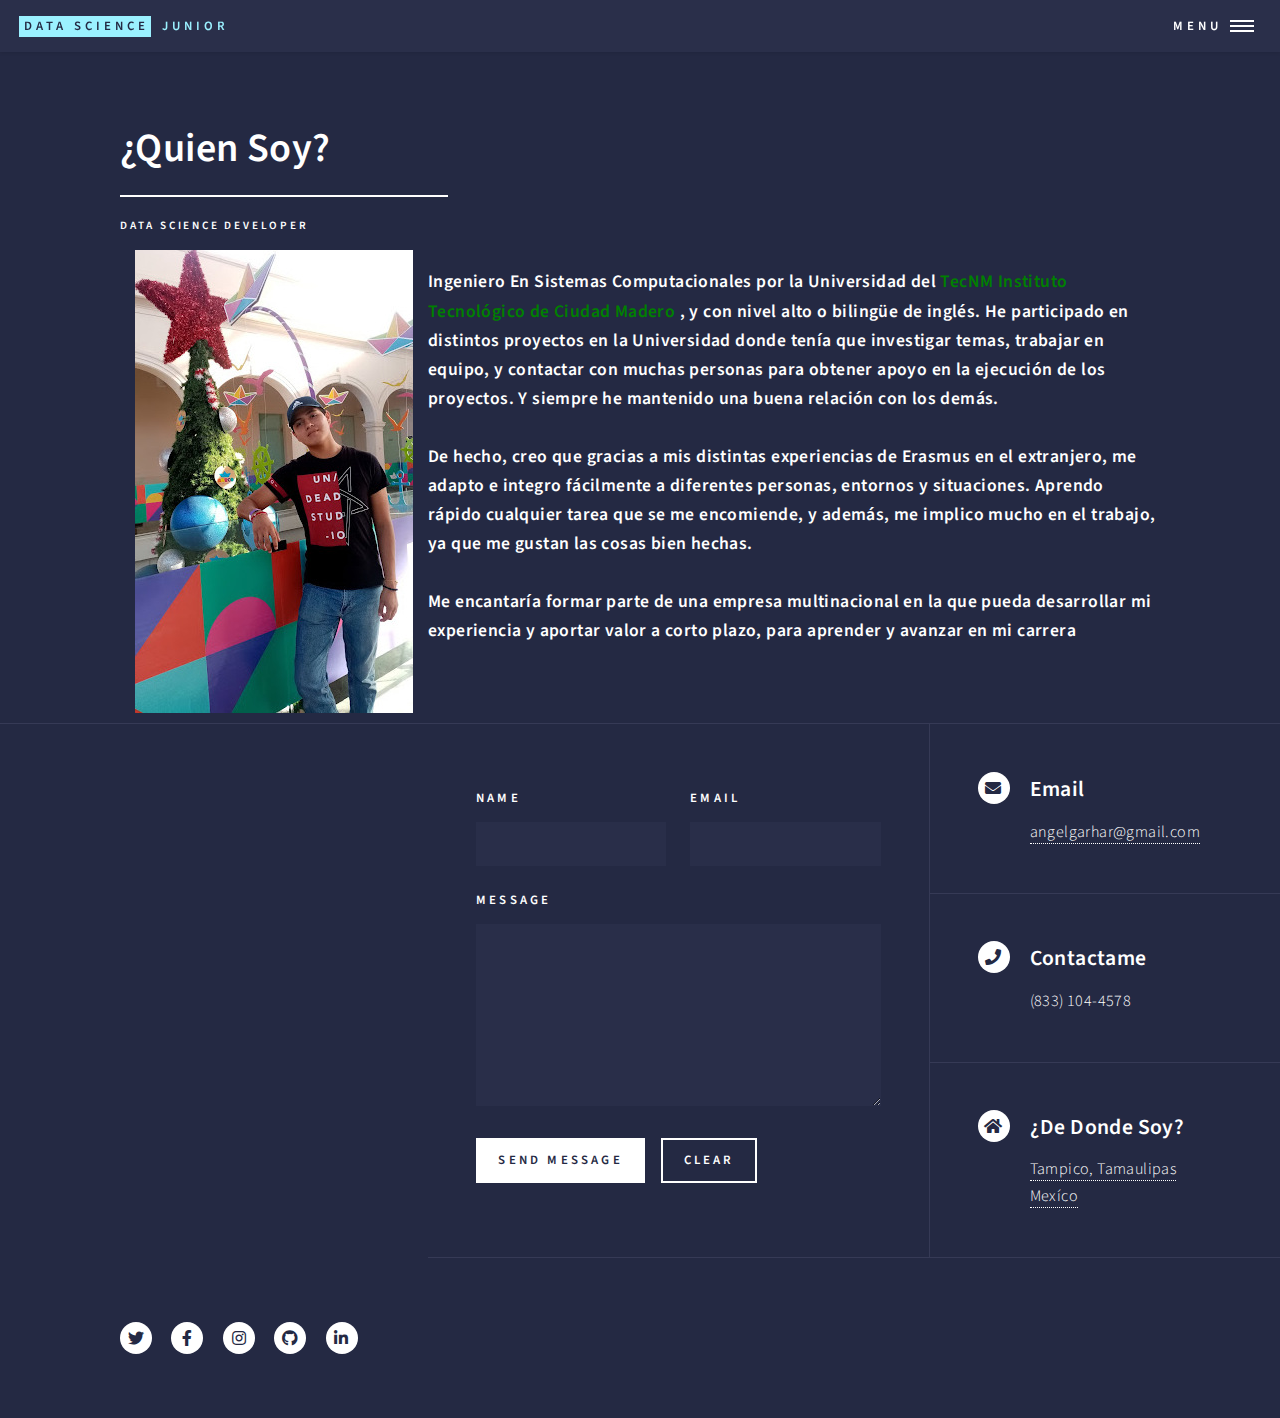
<file: generic.html>
<!DOCTYPE HTML>
<!--
	Forty by HTML5 UP
	html5up.net | @ajlkn
	Free for personal and commercial use under the CCA 3.0 license (html5up.net/license)
-->
<html>

<head>
	<title>¿Quien Soy?</title>
	<link rel="style_Magic_card" href="css_generic.css" />
	<meta charset="utf-8" />
	<meta name="viewport" content="width=device-width, initial-scale=1, user-scalable=no" />
	<link rel="stylesheet" href="assets/css/main.css" />
	<noscript>
		<link rel="stylesheet" href="assets/css/noscript.css" />
	</noscript>
	<style>
		img {
    		width: 100%;
    		height: 100%;
			margin: auto;
    		color: #fff;
    		padding: 15px;
			object-fit:cover;
			float:left;
		}

		.cat {
			height: 200px;
			width: 200px;
		}
	</style>
</head>

<body class="is-preload">

	<!-- Wrapper -->
	<div id="wrapper">

		<!-- Header -->
		<header id="header">
			<a href="index.html" class="logo"><strong>Data Science</strong> <span>Junior</span></a>
			<nav>
				<a href="#menu">Menu</a>
			</nav>
		</header>

		<!-- Menu -->
		<nav id="menu">
			<ul class="links">
				<li><a href="index.html">Inicio</a></li>
				<li><a href="generic.html">¿Quien Soy?</a></li>
				<li><a href="landing.html">Proyectos</a></li>
				<li><a href="elements.html">Metas a futuro</a></li>
			</ul>
			<ul class="actions stacked">
				<li><a href="https://drive.google.com/drive/folders/1OD5eO8RTpeEvMJQXWI_qcBgBTmT0epe8?usp=sharing"
						class="button primary fit">Curriculum Vitae</a></li>
			</ul>
		</nav>

		<!-- Main -->
		<div id="main" class="alt">

			<!-- One -->
			<section id="one">
				<div class="inner">
					<header class="major">
						<h1>¿Quien Soy?</h1>
						<p>data science developer</p>
						<div class="style_Magic_card">
							<span class="img"><img src="images/yo1.jpg"  alt=""></span>
						</div>
					</header>
					<h4>Ingeniero En Sistemas Computacionales por la Universidad del <a href="https://www.google.com/maps/place/TecNM+-+Campus+Instituto+Tecnológico+de+Ciudad+Madero/@22.254409,-97.8483366,15z/data=!4m2!3m1!1s0x0:0x99db43c6fbce021a?sa=X&ved=2ahUKEwjX1OvDpZf5AhXZJEQIHaruCEkQ_BJ6BAhUEAU">
						<font color="green"><rb>TecNM Instituto Tecnológico de Ciudad Madero</rb></font></a>
						, y con nivel alto o bilingüe de inglés. He
						participado en distintos proyectos en la Universidad donde tenía que investigar temas, trabajar
						en equipo, y contactar con muchas personas para obtener apoyo en la ejecución de los proyectos.
						Y siempre he mantenido una buena relación con los demás.<br>
						<br>
						De hecho, creo que gracias a mis distintas experiencias de Erasmus en el extranjero, me adapto e
						integro fácilmente a diferentes personas, entornos y situaciones. Aprendo rápido cualquier tarea
						que se me encomiende, y además, me implico mucho en el trabajo, ya que me gustan las cosas bien
						hechas.<br>
						<br>
						Me encantaría formar parte de una empresa multinacional en la que pueda desarrollar mi
						experiencia y aportar valor a corto plazo, para aprender y avanzar en mi carrera<br>
						<br>
				</div>
			</section>

		</div>

				<!-- Contact -->
				<section id="contact">
					<div class="inner">
						<section>
							<form 
							action="https://formspree.io/f/myyorqep" 
							method="POST"
							>
							<form method="post" action="#">
								<div class="fields">
									<div class="field half">
										<label for="name">Name</label>
										<input type="text" name="name" id="name" />
									</div>
									<div class="field half">
										<label for="email">Email</label>
										<input type="email" name="email" id="email" />
									</div>
									<div class="field">
										<label for="message">Message</label>
										<textarea name="Mensaje" id="Mensaje" rows="6"></textarea>
									</div>
								</div>
								<ul class="actions">
									<li><input type="submit" value="Send Message" class="primary" /></li>
									<li><input type="reset" value="Clear" /></li>
								</ul>
							</form>
							</form>
							
						</section>
						<section class="split">
							<section>
								<div class="contact-method">
									<span class="icon solid alt fa-envelope"></span>
									<h3>Email</h3>
									<a href="https://mail.google.com/mail/u/0/#inbox">angelgarhar@gmail.com</a>
								</div>
							</section>
							<section>
								<div class="contact-method">
									<span class="icon solid alt fa-phone"></span>
									<h3>Contactame</h3>
									<span>(833) 104-4578</span>
								</div>
							</section>
							<section>
								<div class="contact-method">
									<span class="icon solid alt fa-home"></span>
									<h3>¿De Donde Soy?</h3>
									<span><a href="https://www.google.com/maps/place/Tampico,+Tamps./@22.2663839,-97.9396984,12z/data=!3m1!4b1!4m5!3m4!1s0x85d7fd8bfcfe2d1f:0xc3189ac39db089e6!8m2!3d22.2331041!4d-97.861099">Tampico, Tamaulipas <br>Mexíco</a></span>
								</div>
							</section>
						</section>
					</div>
				</section>

			<!-- Footer -->
				<footer id="footer">
					<div class="inner">
						<ul class="icons">
							<li><a href="https://twitter.com/angelgarhar" class="icon brands alt fa-twitter"><span class="label">Twitter</span></a></li>
							<li><a href="https://www.facebook.com/profile.php?id=100014257661613" class="icon brands alt fa-facebook-f"><span class="label">Facebook</span></a></li>
							<li><a href="https://www.instagram.com/stand_daniel/" class="icon brands alt fa-instagram"><span class="label">Instagram</span></a></li>
							<li><a href="https://github.com/MasterChefJR" class="icon brands alt fa-github"><span class="label">GitHub</span></a></li>
							<li><a href="https://www.linkedin.com/in/angel-daniel-garcía-haro-25aa931a4/" class="icon brands alt fa-linkedin-in"><span class="label">LinkedIn</span></a></li>
						</ul>
					</div>
				</footer>

		</div>
	<!-- Scripts -->
		<script src="assets/js/jquery.min.js"></script>
		<script src="assets/js/jquery.scrolly.min.js"></script>
		<script src="assets/js/jquery.scrollex.min.js"></script>
		<script src="assets/js/browser.min.js"></script>
		<script src="assets/js/breakpoints.min.js"></script>
		<script src="assets/js/util.js"></script>
		<script src="assets/js/main.js"></script>

</body>
</html>
</file>
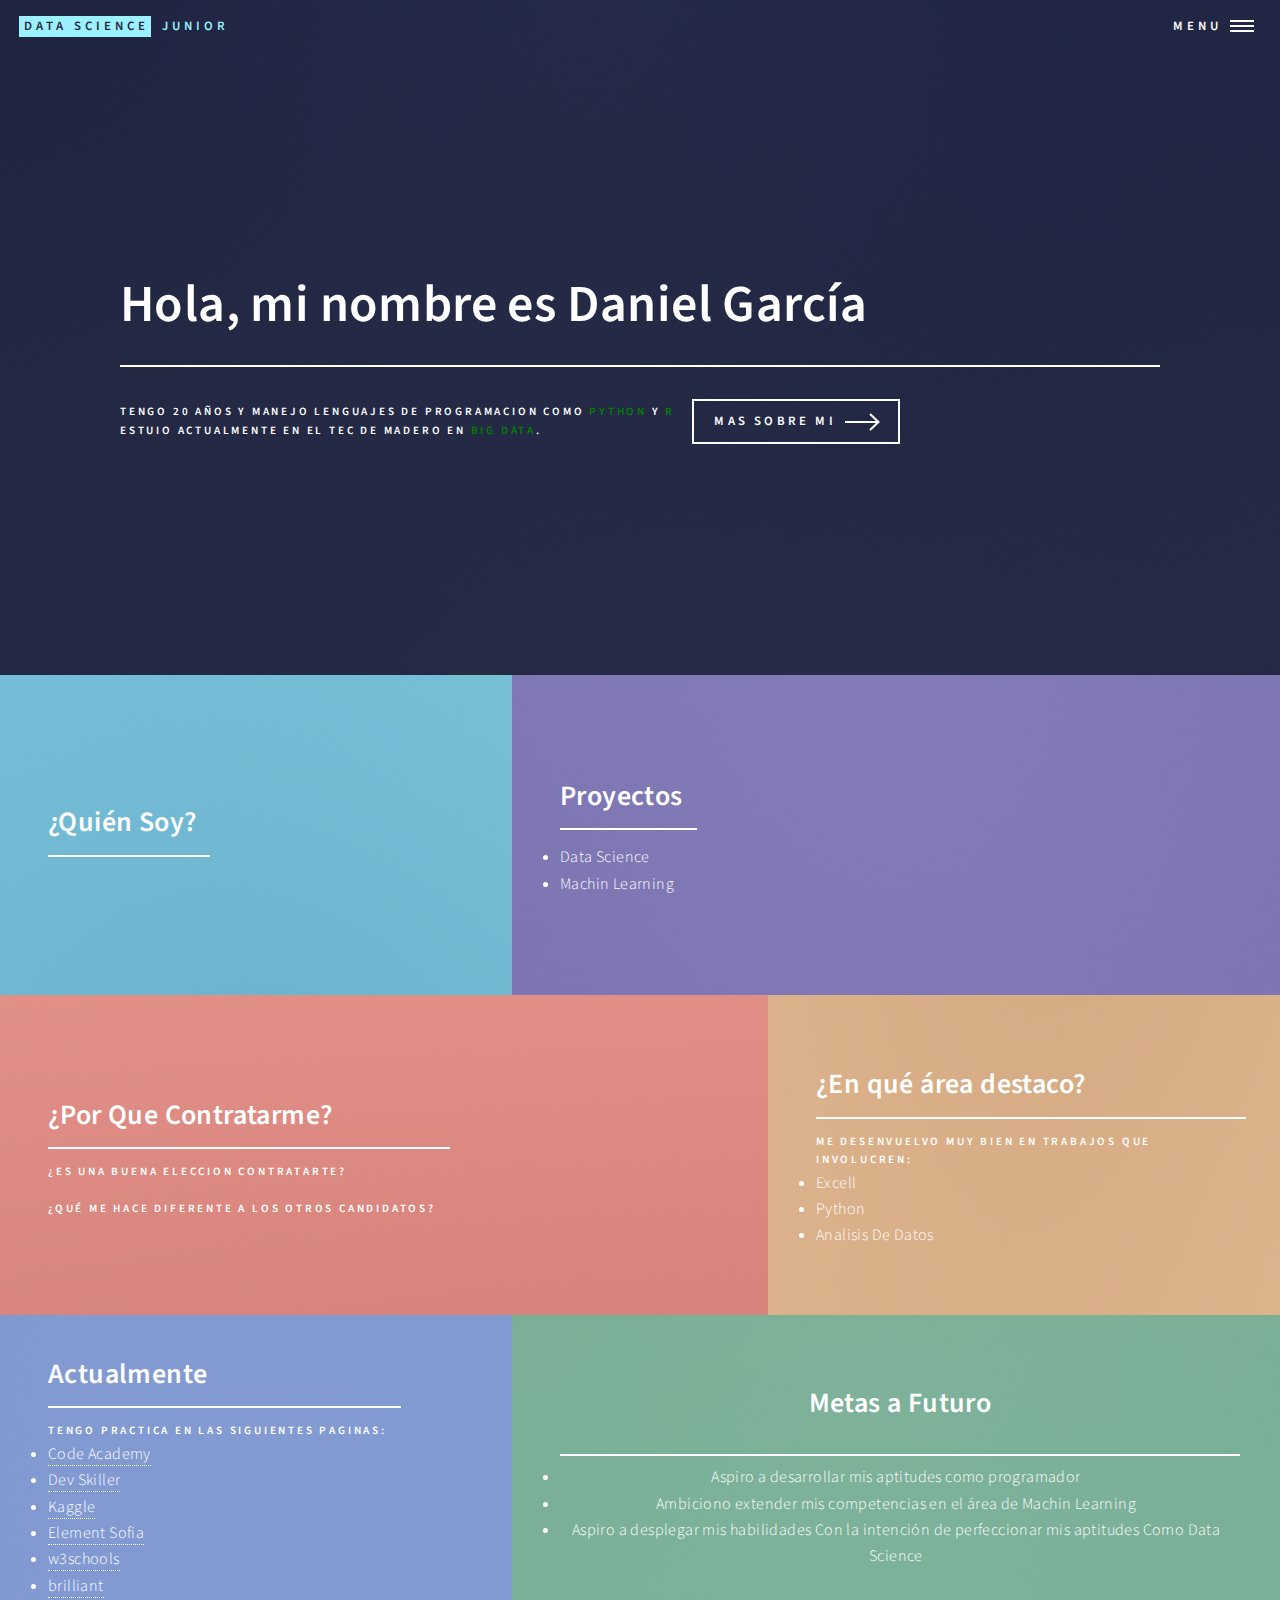
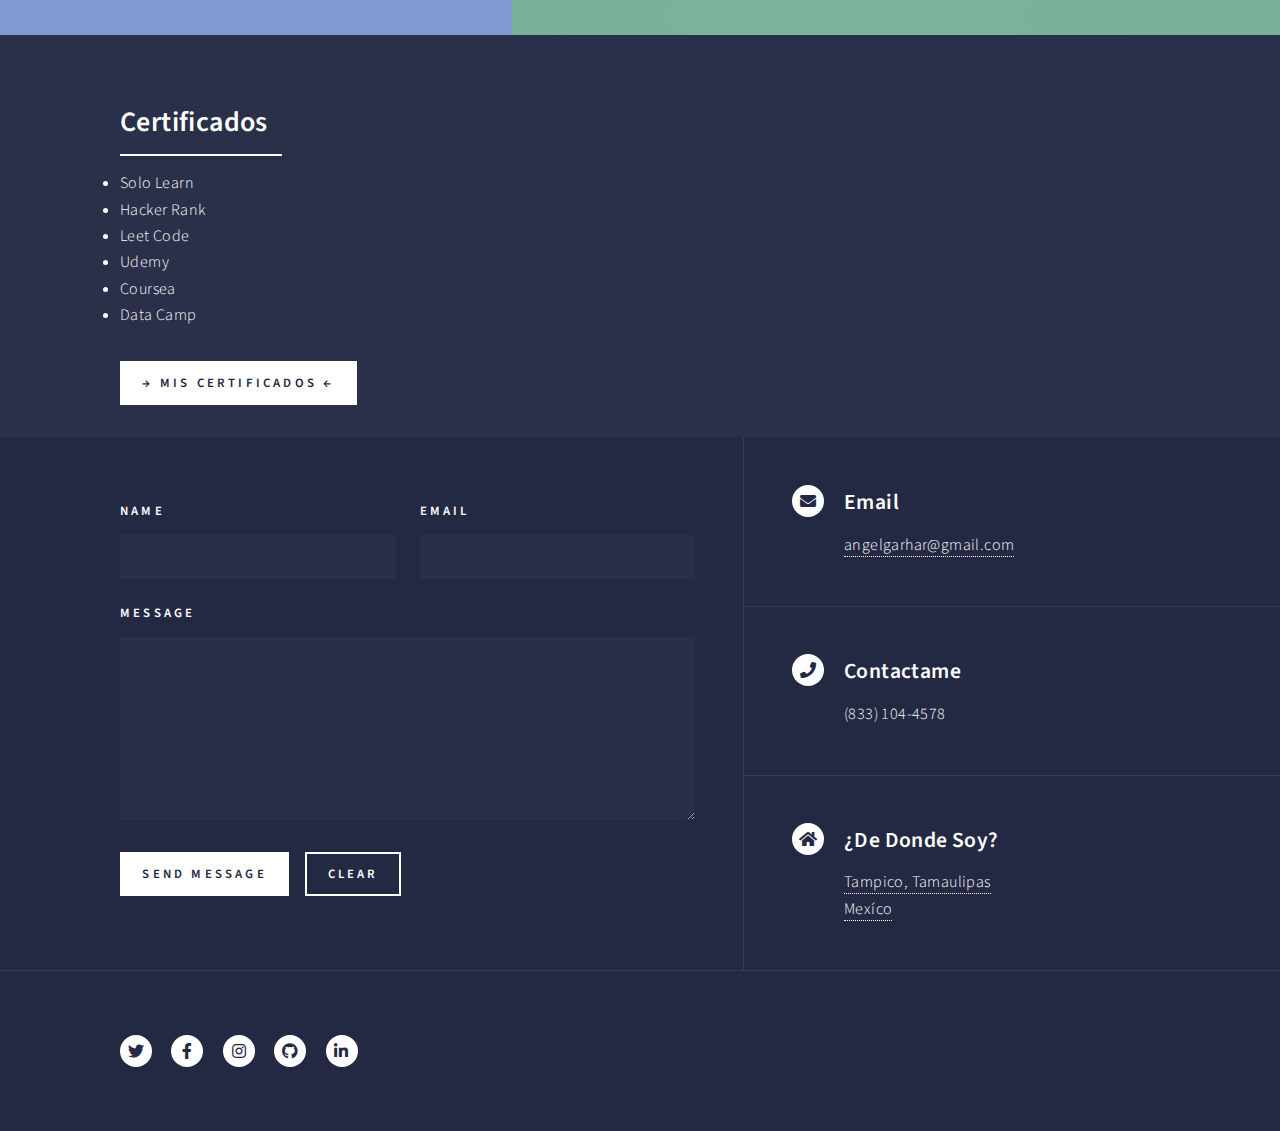
<file: Home.html>
<!DOCTYPE HTML>
<!--
	Forty by HTML5 UP
	html5up.net | @ajlkn
	Free for personal and commercial use under the CCA 3.0 license (html5up.net/license)
-->
<html>
	<head>
		<title>Inicio</title>
		<meta charset="utf-8" />
		<meta name="viewport" content="width=device-width, initial-scale=1, user-scalable=no" />
		<link rel="stylesheet" href="assets/css/main.css" />
		<link rel="shortcut icon" href="images/icon.png">
		<noscript><link rel="stylesheet" href="assets/css/noscript.css" /></noscript>
	</head>
	<body class="is-preload">

		<!-- Wrapper -->
			<div id="wrapper">

				<!-- Header -->
					<header id="header" class="alt">
						<a href="Home.html" class="logo"><strong>Data Science</strong> <span>Junior</span></a>
						<nav>
							<a href="#menu">Menu</a>
						</nav>
					</header>

				<!-- Menu -->
				<nav id="menu">
					<ul class="links">
						<li><a href="Home.html">Inicio</a></li>
						<li><a href="Sobre_Mi.html">¿Quien Soy?</a></li>
						<li><a href="Proyectos.html">Proyectos</a></li>
						<li><a href="Experiencia_Labora.html">Experiencia Labora</a></li>
					</ul>
					<ul class="actions stacked">
						<li><a href="https://drive.google.com/drive/folders/1OD5eO8RTpeEvMJQXWI_qcBgBTmT0epe8?usp=sharing" class="button primary fit">Curriculum Vitae</a></li>
					</ul>
				</nav>

				<!-- Banner -->
					<section id="banner" class="major">
						<div class="inner">
							<header class="major">
								<h1>Hola, mi nombre es Daniel García</h1>
							</header>
							<div class="content">
								<p>Tengo 20 años y manejo lenguajes de programacion como <font color="green">Python</font> y <font color="green">R</font><br>
									Estuio Actualmente En el Tec De Madero en <font color="green">Big data</font>.</p>
								<ul class="actions">
									<li><a href="#one" class="button next scrolly">Mas sobre Mi</a></li>
								</ul>
							</div>
						</div>
					</section>

				<!-- Main -->
					<div id="main">

						<!-- One -->
							<section id="one" class="tiles">
								<article>
									<span class="image">
										<img src="images/pic01.jpg" alt="" />
									</span>
									<header class="major">
										<h3><a href="Sobre_Mi.html" class="link">¿Quién Soy?</a></h3>
										<p></p>
									</header>
								</article>
								<article>
									<span class="image">
										<img src="images/pic02.jpg" alt="" />
									</span>
									<header class="major">
										<h3><a href="Proyectos.html" class="link">Proyectos</a></h3>
										<li>Data Science</li>
										<li>Machin Learning</li>
									</header>
								</article>
								<article>
									<span class="image">
										<img src="images/pic03.jpg" alt="" />
									</span>
									<header class="major">
										<h3><a href="Experiencia_Labora.html" class="link">¿Por Que Contratarme?</a></h3>
										<p>¿Es Una Buena Eleccion Contratarte?<br><br><enter>¿Qué me hace diferente a los otros candidatos?</p>
									</header>
									</article>
									<article>
									<span class="image">
										<img src="images/pic04.jpg" alt="" />
									</span>
									<header class="major">
										<h3>¿En qué área destaco?</h3>
										<p>Me desenvuelvo muy bien en trabajos que involucren: </p>
										<li>Excell</li>
										<li>Python</li>
										<li>Analisis De Datos</li>
									</header>
									</article>
								<article>
									<span class="image">
										<img src="images/pic05.jpg" alt="" />
									</span>
									<header class="major">
										<h3>Actualmente</h3>
										<p>Tengo Practica en las siguientes paginas:
											<li><a href="https://www.codecademy.com/profiles/angelDanielGarcaHaro7798742560">Code Academy</a></li>
											<li><a href="https://devskiller.com/es/coding-tests-category/ciencia-de-datos/">Dev Skiller</a></li>
											<li><a href="https://www.kaggle.com/masterchefjr">Kaggle</a></li>
											<li><a href="https://www.elementsofai.com">Element Sofia</a></li>
											<li><a href="https://www.w3schools.com">w3schools</a></li>
											<li><a href=https://brilliant.org/profile/daniel-7oaihc/">brilliant</a></li>
											
										</p>
										
									</header>						
								</article>
								<article>
									<span class="image">
										<img src="images/pic06.jpg" alt="" />
									</span>
									<header class="major">
										<center><h3>Metas a Futuro</h3></center>
									<center>
										<li>Aspiro a desarrollar mis aptitudes como programador</li>
										<!-- <li>Contribuir en una empresa de renombre como…</li> -->
										<li>Ambiciono extender mis competencias en el área de Machin Learning</li>
										<li>Aspiro a desplegar mis habilidades Con la intención de perfeccionar mis aptitudes Como Data Science</li>
										<!-- <li>Mi propósito es desarrollar mi carrera profesional como ingeniero en sistemas comutacionales</li> -->
										<!-- <li>Aportando mis conocimientos, la empresa incrementará su…</li> -->
										<!-- <li>Veo mi futuro proyectado en una empresa reputada que..</li> -->
										<!-- <li>Busco ser un punto de inflexión para la compañía en...</li> -->
									</center>

									</header>
								</article>
							</section>

						<!-- Two -->
							<section id="two">
								<div class="inner">
									<header class="major">
										<h2>Certificados</h2>
										<!-- <li><a href="https://www.sololearn.com/certificates/course/en/13162395/1157/landscape/png">Python For Begginer</a></li> -->
											<li>Solo Learn</li>
											<li>Hacker Rank</li>
											<li>Leet Code</li>
											<li>Udemy</li>
											<li>Coursea</li>
											<li>Data Camp</li>
									</header>
									<from>
										<a href="https://drive.google.com/drive/folders/1HDMdD1zbbAC_gg9v0187uaFWTCluGvNQ?usp=sharing">									
											<input type="submit" value="→ Mis Certificados ←" class="primary" />
										</a>
									</from>
								</div>
							</section>

					</div>

				<!-- Contact -->
				<section id="contact">
					<div class="inner">
						<section>
							<form 
							action="https://formspree.io/f/myyorqep" 
							method="POST"
							>
							<form method="post" action="#">
								<div class="fields">
									<div class="field half">
										<label for="name">Name</label>
										<input type="text" name="name" id="name" />
									</div>
									<div class="field half">
										<label for="email">Email</label>
										<input type="email" name="email" id="email" />
									</div>
									<div class="field">
										<label for="message">Message</label>
										<textarea name="Mensaje" id="Mensaje" rows="6"></textarea>
									</div>
								</div>
								<ul class="actions">
									<li><input type="submit" value="Send Message" class="primary" /></li>
									<li><input type="reset" value="Clear" /></li>
								</ul>
							</form>
							</form>
							
						</section>
						<section class="split">
							<section>
								<div class="contact-method">
									<span class="icon solid alt fa-envelope"></span>
									<h3>Email</h3>
									<a href="https://mail.google.com/mail/u/0/#inbox">angelgarhar@gmail.com</a>
								</div>
							</section>
							<section>
								<div class="contact-method">
									<span class="icon solid alt fa-phone"></span>
									<h3>Contactame</h3>
									<span>(833) 104-4578</span>
								</div>
							</section>
							<section>
								<div class="contact-method">
									<span class="icon solid alt fa-home"></span>
									<h3>¿De Donde Soy?</h3>
									<span><a href="https://www.google.com/maps/place/Tampico,+Tamps./@22.2663839,-97.9396984,12z/data=!3m1!4b1!4m5!3m4!1s0x85d7fd8bfcfe2d1f:0xc3189ac39db089e6!8m2!3d22.2331041!4d-97.861099">Tampico, Tamaulipas <br>Mexíco</a></span>
								</div>
							</section>
						</section>
					</div>
				</section>

			<!-- Footer -->
				<footer id="footer">
					<div class="inner">
						<ul class="icons">
							<li><a href="https://twitter.com/angelgarhar" class="icon brands alt fa-twitter"><span class="label">Twitter</span></a></li>
							<li><a href="https://www.facebook.com/profile.php?id=100014257661613" class="icon brands alt fa-facebook-f"><span class="label">Facebook</span></a></li>
							<li><a href="https://www.instagram.com/stand_daniel/" class="icon brands alt fa-instagram"><span class="label">Instagram</span></a></li>
							<li><a href="https://github.com/MasterChefJR" class="icon brands alt fa-github"><span class="label">GitHub</span></a></li>
							<li><a href="https://www.linkedin.com/in/angel-daniel-garcía-haro-25aa931a4/" class="icon brands alt fa-linkedin-in"><span class="label">LinkedIn</span></a></li>
						</ul>
					</div>
				</footer>

		</div>
	<!-- Scripts -->
		<script src="assets/js/jquery.min.js"></script>
		<script src="assets/js/jquery.scrolly.min.js"></script>
		<script src="assets/js/jquery.scrollex.min.js"></script>
		<script src="assets/js/browser.min.js"></script>
		<script src="assets/js/breakpoints.min.js"></script>
		<script src="assets/js/util.js"></script>
		<script src="assets/js/main.js"></script>

</body>
</html>
</file>
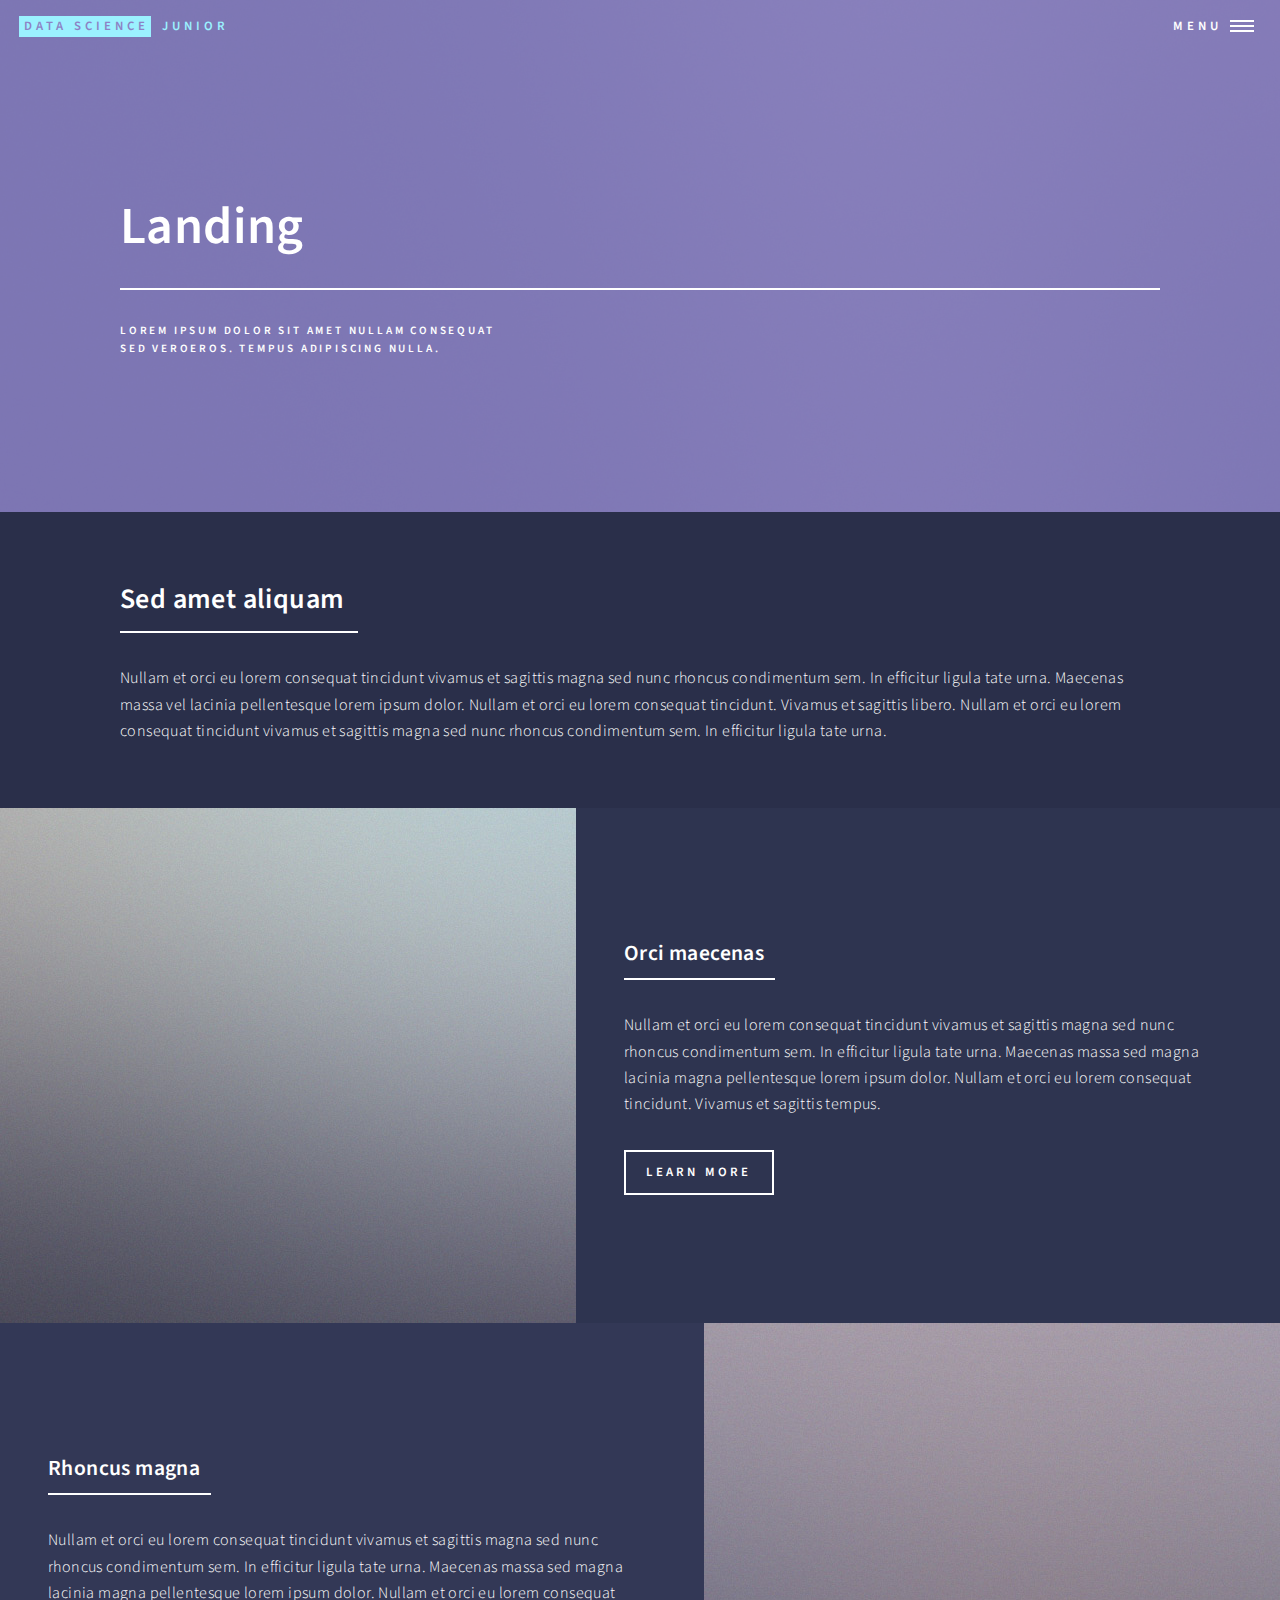
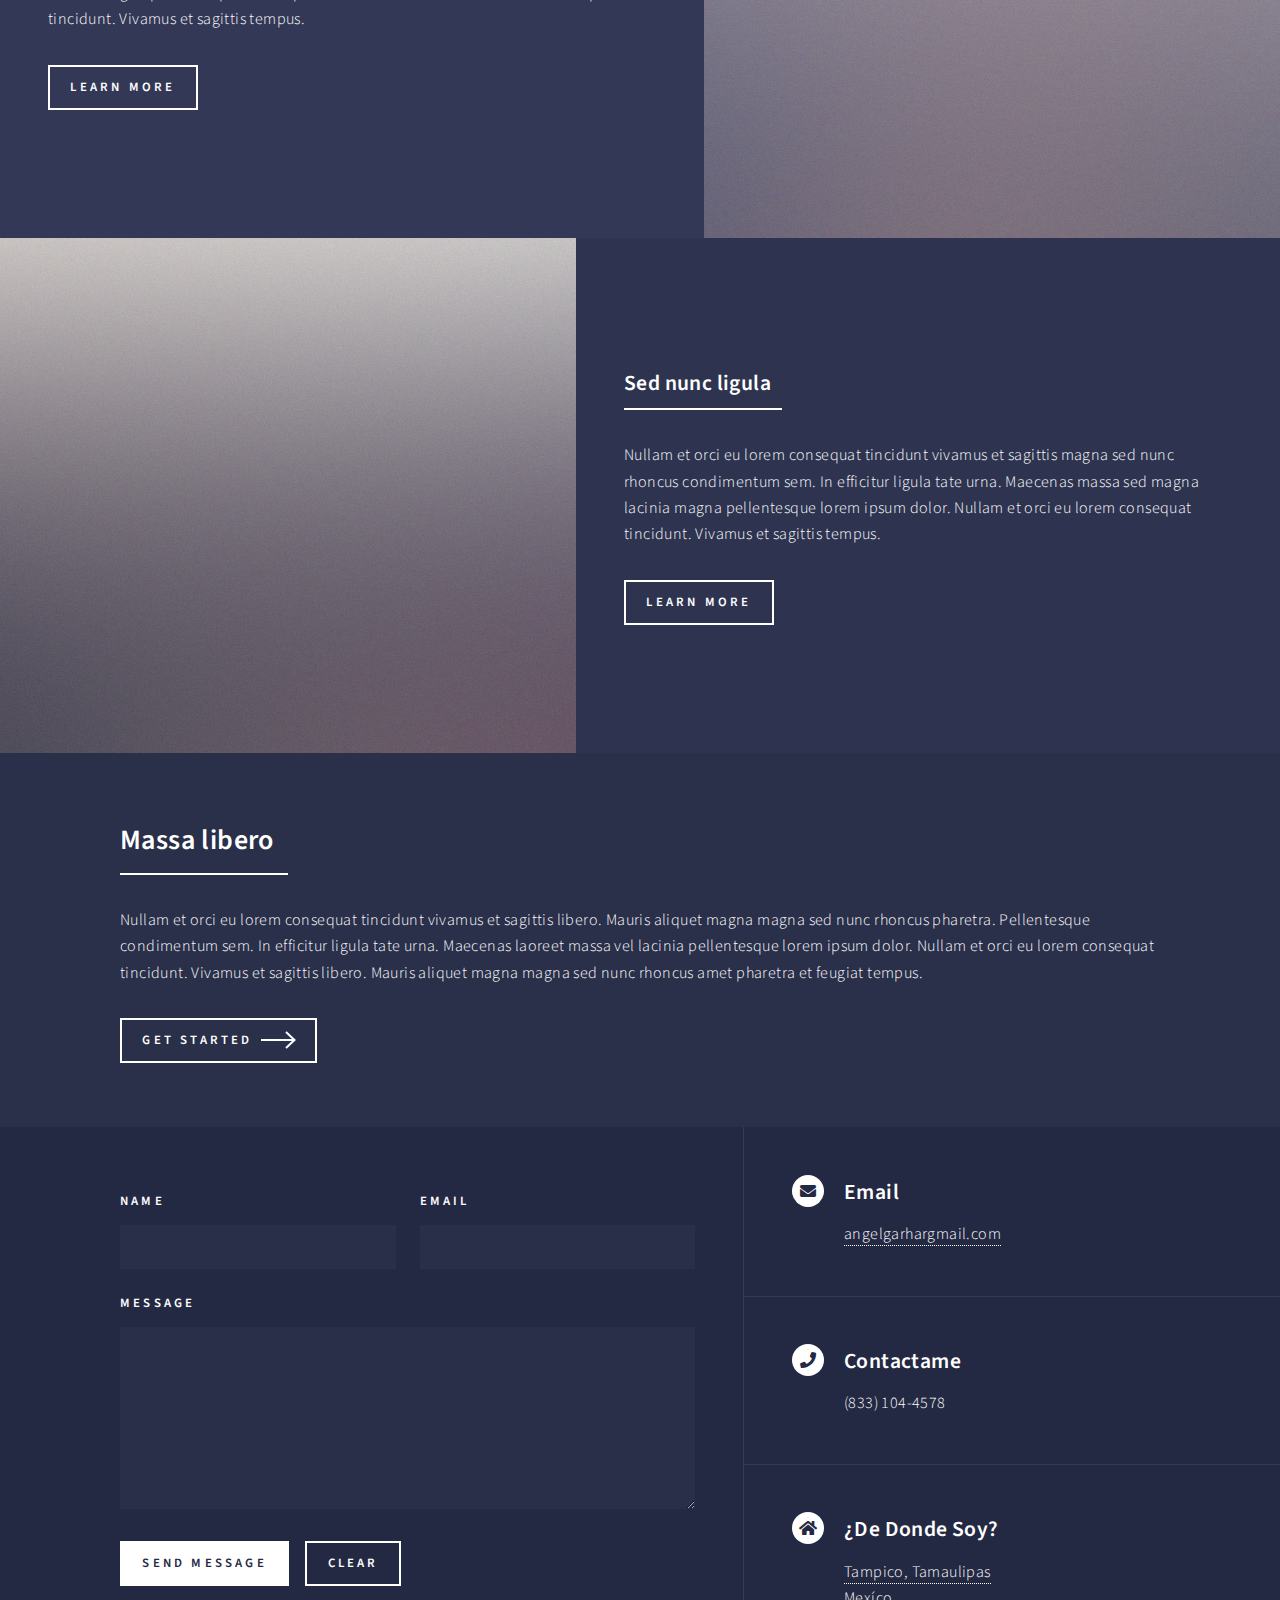
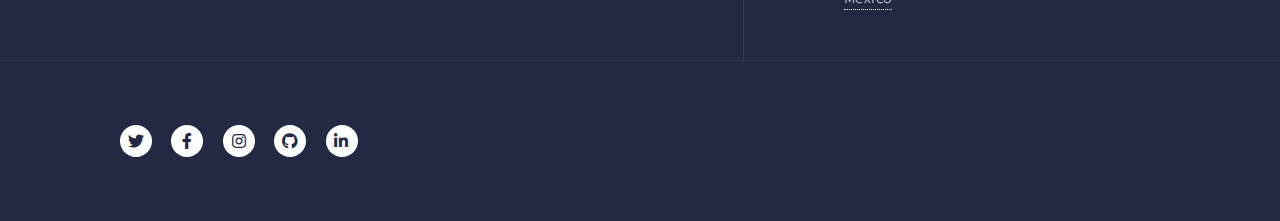
<file: landing.html>
<!DOCTYPE HTML>
<!--
	Forty by HTML5 UP
	html5up.net | @ajlkn
	Free for personal and commercial use under the CCA 3.0 license (html5up.net/license)
-->
<html>
	<head>
		<title>Landing - Forty by HTML5 UP</title>
		<meta charset="utf-8" />
		<meta name="viewport" content="width=device-width, initial-scale=1, user-scalable=no" />
		<link rel="stylesheet" href="assets/css/main.css" />
		<noscript><link rel="stylesheet" href="assets/css/noscript.css" /></noscript>
	</head>
	<body class="is-preload">

		<!-- Wrapper -->
			<div id="wrapper">

				<!-- Header -->
				<!-- Note: The "styleN" class below should match that of the banner element. -->
					<header id="header" class="alt style2">
						<a href="index.html" class="logo"><strong>Data Science</strong> <span>Junior</span></a>
						<nav>
							<a href="#menu">Menu</a>
						</nav>
					</header>
				<!-- Menu -->
				<nav id="menu">
					<ul class="links">
						<li><a href="index.html">Inicio</a></li>
						<li><a href="generic.html">¿Quien Soy?</a></li>
						<li><a href="landing.html">Proyectos</a></li>
						<li><a href="elements.html">Metas a futuro</a></li>
					</ul>
					<ul class="actions stacked">
						<li><a href="https://drive.google.com/drive/folders/1OD5eO8RTpeEvMJQXWI_qcBgBTmT0epe8?usp=sharing" class="button primary fit">Curriculum Vitae</a></li>
					</ul>
				</nav>

				<!-- Banner -->
				<!-- Note: The "styleN" class below should match that of the header element. -->
					<section id="banner" class="style2">
						<div class="inner">
							<span class="image">
								<img src="images/pic07.jpg" alt="" />
							</span>
							<header class="major">
								<h1>Landing</h1>
							</header>
							<div class="content">
								<p>Lorem ipsum dolor sit amet nullam consequat<br />
								sed veroeros. tempus adipiscing nulla.</p>
							</div>
						</div>
					</section>

				<!-- Main -->
					<div id="main">

						<!-- One -->
							<section id="one">
								<div class="inner">
									<header class="major">
										<h2>Sed amet aliquam</h2>
									</header>
									<p>Nullam et orci eu lorem consequat tincidunt vivamus et sagittis magna sed nunc rhoncus condimentum sem. In efficitur ligula tate urna. Maecenas massa vel lacinia pellentesque lorem ipsum dolor. Nullam et orci eu lorem consequat tincidunt. Vivamus et sagittis libero. Nullam et orci eu lorem consequat tincidunt vivamus et sagittis magna sed nunc rhoncus condimentum sem. In efficitur ligula tate urna.</p>
								</div>
							</section>

						<!-- Two -->
							<section id="two" class="spotlights">
								<section>
									<a href="generic.html" class="image">
										<img src="images/pic08.jpg" alt="" data-position="center center" />
									</a>
									<div class="content">
										<div class="inner">
											<header class="major">
												<h3>Orci maecenas</h3>
											</header>
											<p>Nullam et orci eu lorem consequat tincidunt vivamus et sagittis magna sed nunc rhoncus condimentum sem. In efficitur ligula tate urna. Maecenas massa sed magna lacinia magna pellentesque lorem ipsum dolor. Nullam et orci eu lorem consequat tincidunt. Vivamus et sagittis tempus.</p>
											<ul class="actions">
												<li><a href="generic.html" class="button">Learn more</a></li>
											</ul>
										</div>
									</div>
								</section>
								<section>
									<a href="generic.html" class="image">
										<img src="images/pic09.jpg" alt="" data-position="top center" />
									</a>
									<div class="content">
										<div class="inner">
											<header class="major">
												<h3>Rhoncus magna</h3>
											</header>
											<p>Nullam et orci eu lorem consequat tincidunt vivamus et sagittis magna sed nunc rhoncus condimentum sem. In efficitur ligula tate urna. Maecenas massa sed magna lacinia magna pellentesque lorem ipsum dolor. Nullam et orci eu lorem consequat tincidunt. Vivamus et sagittis tempus.</p>
											<ul class="actions">
												<li><a href="generic.html" class="button">Learn more</a></li>
											</ul>
										</div>
									</div>
								</section>
								<section>
									<a href="generic.html" class="image">
										<img src="images/pic10.jpg" alt="" data-position="25% 25%" />
									</a>
									<div class="content">
										<div class="inner">
											<header class="major">
												<h3>Sed nunc ligula</h3>
											</header>
											<p>Nullam et orci eu lorem consequat tincidunt vivamus et sagittis magna sed nunc rhoncus condimentum sem. In efficitur ligula tate urna. Maecenas massa sed magna lacinia magna pellentesque lorem ipsum dolor. Nullam et orci eu lorem consequat tincidunt. Vivamus et sagittis tempus.</p>
											<ul class="actions">
												<li><a href="generic.html" class="button">Learn more</a></li>
											</ul>
										</div>
									</div>
								</section>
							</section>

						<!-- Three -->
							<section id="three">
								<div class="inner">
									<header class="major">
										<h2>Massa libero</h2>
									</header>
									<p>Nullam et orci eu lorem consequat tincidunt vivamus et sagittis libero. Mauris aliquet magna magna sed nunc rhoncus pharetra. Pellentesque condimentum sem. In efficitur ligula tate urna. Maecenas laoreet massa vel lacinia pellentesque lorem ipsum dolor. Nullam et orci eu lorem consequat tincidunt. Vivamus et sagittis libero. Mauris aliquet magna magna sed nunc rhoncus amet pharetra et feugiat tempus.</p>
									<ul class="actions">
										<li><a href="generic.html" class="button next">Get Started</a></li>
									</ul>
								</div>
							</section>

					</div>

				<!-- Contact -->
				<section id="contact">
					<div class="inner">
						<section>
							<form 
							action="https://formspree.io/f/myyorqep" 
							method="POST"
							>
							<form method="post" action="#">
								<div class="fields">
									<div class="field half">
										<label for="name">Name</label>
										<input type="text" name="name" id="name" />
									</div>
									<div class="field half">
										<label for="email">Email</label>
										<input type="email" name="email" id="email" />
									</div>
									<div class="field">
										<label for="message">Message</label>
										<textarea name="Mensaje" id="Mensaje" rows="6"></textarea>
									</div>
								</div>
								<ul class="actions">
									<li><input type="submit" value="Send Message" class="primary" /></li>
									<li><input type="reset" value="Clear" /></li>
								</ul>
							</form>
							</form>
							
						</section>
						<section class="split">
							<section>
								<div class="contact-method">
									<span class="icon solid alt fa-envelope"></span>
									<h3>Email</h3>
									<a href="https://mail.google.com/mail/u/0/#inbox">angelgarhargmail.com</a>
								</div>
							</section>
							<section>
								<div class="contact-method">
									<span class="icon solid alt fa-phone"></span>
									<h3>Contactame</h3>
									<span>(833) 104-4578</span>
								</div>
							</section>
							<section>
								<div class="contact-method">
									<span class="icon solid alt fa-home"></span>
									<h3>¿De Donde Soy?</h3>
									<span><a href="https://www.google.com/maps/place/Tampico,+Tamps./@22.2663839,-97.9396984,12z/data=!3m1!4b1!4m5!3m4!1s0x85d7fd8bfcfe2d1f:0xc3189ac39db089e6!8m2!3d22.2331041!4d-97.861099">Tampico, Tamaulipas <br>Mexíco</a></span>
								</div>
							</section>
						</section>
					</div>
				</section>

			<!-- Footer -->
				<footer id="footer">
					<div class="inner">
						<ul class="icons">
							<li><a href="https://twitter.com/angelgarhar" class="icon brands alt fa-twitter"><span class="label">Twitter</span></a></li>
							<li><a href="https://www.facebook.com/profile.php?id=100014257661613" class="icon brands alt fa-facebook-f"><span class="label">Facebook</span></a></li>
							<li><a href="https://www.instagram.com/stand_daniel/" class="icon brands alt fa-instagram"><span class="label">Instagram</span></a></li>
							<li><a href="https://github.com/MasterChefJR" class="icon brands alt fa-github"><span class="label">GitHub</span></a></li>
							<li><a href="https://www.linkedin.com/in/angel-daniel-garcía-haro-25aa931a4/" class="icon brands alt fa-linkedin-in"><span class="label">LinkedIn</span></a></li>
						</ul>
					</div>
				</footer>

		</div>
	<!-- Scripts -->
		<script src="assets/js/jquery.min.js"></script>
		<script src="assets/js/jquery.scrolly.min.js"></script>
		<script src="assets/js/jquery.scrollex.min.js"></script>
		<script src="assets/js/browser.min.js"></script>
		<script src="assets/js/breakpoints.min.js"></script>
		<script src="assets/js/util.js"></script>
		<script src="assets/js/main.js"></script>

</body>
</html>
</file>
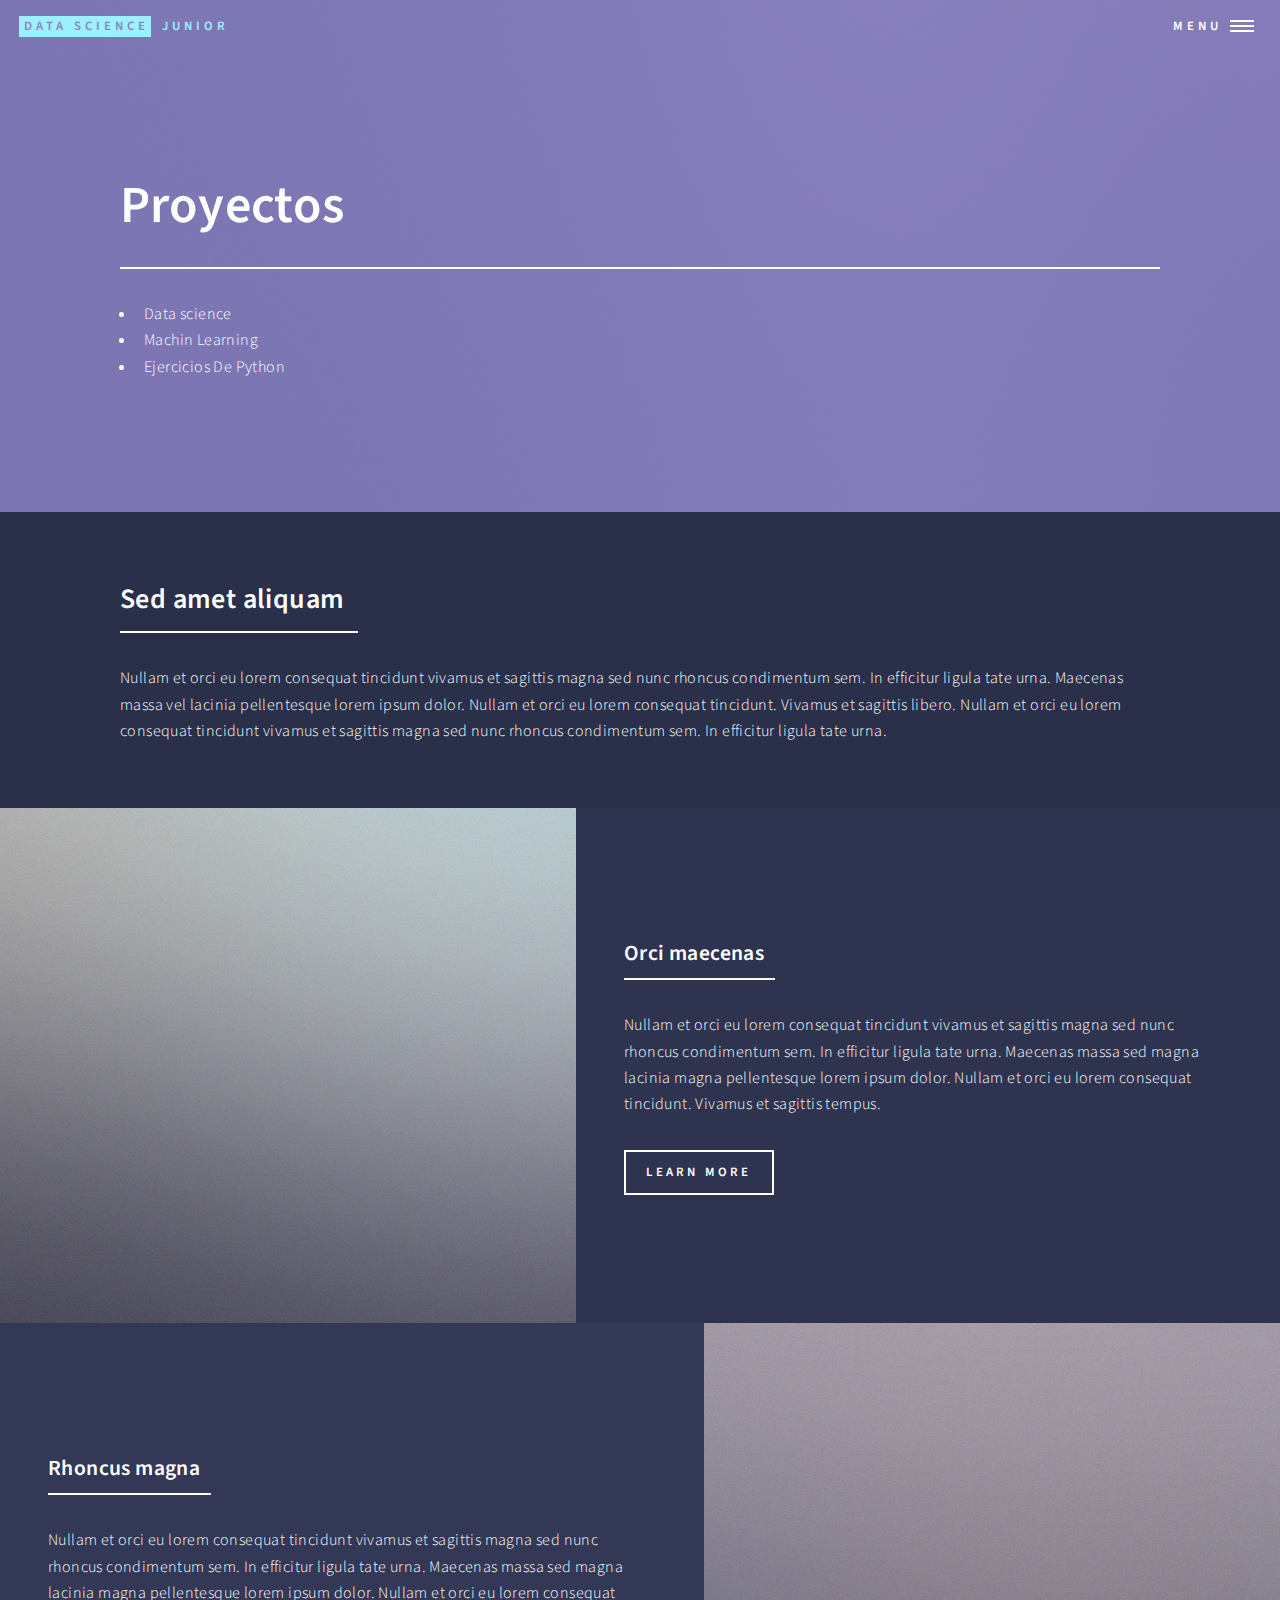
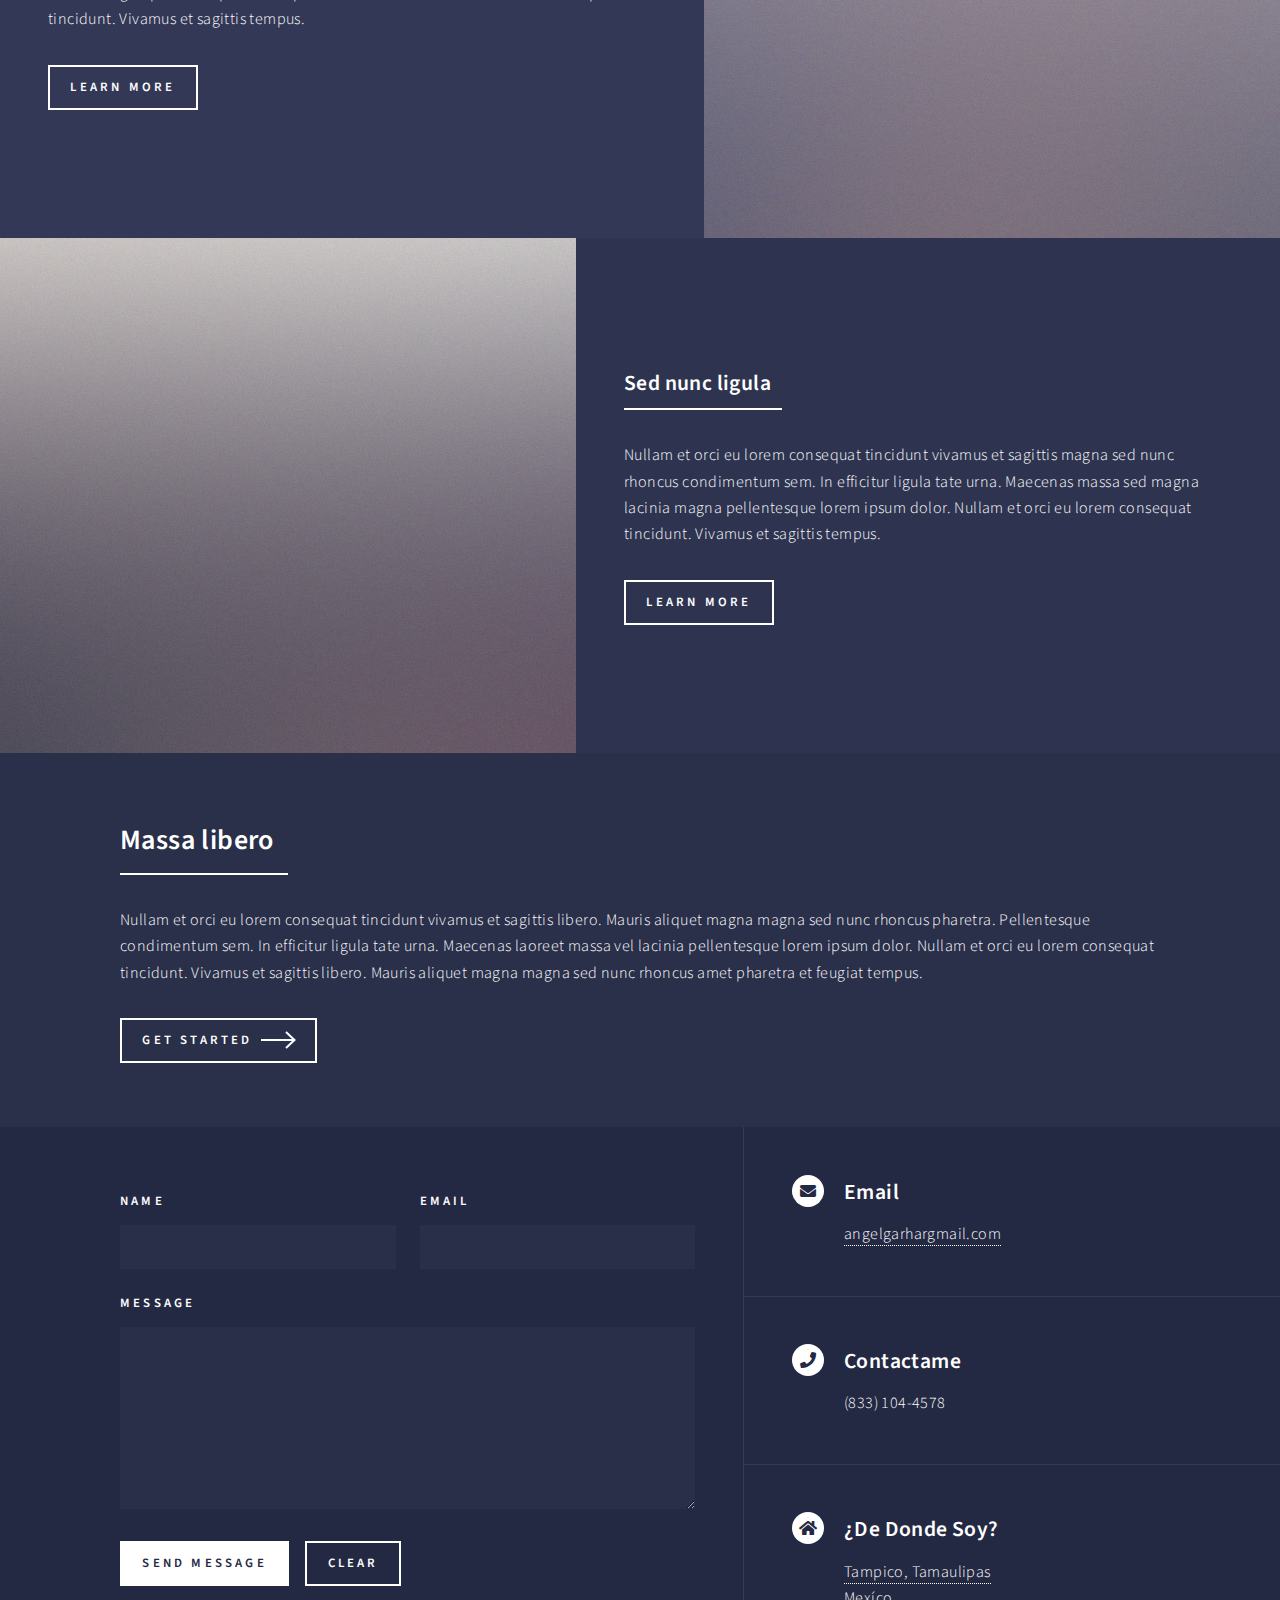
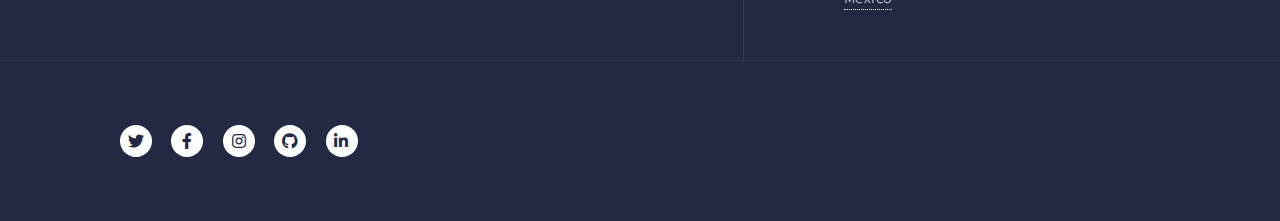
<file: Proyectos.html>
<!DOCTYPE HTML>
<!--
	Forty by HTML5 UP
	html5up.net | @ajlkn
	Free for personal and commercial use under the CCA 3.0 license (html5up.net/license)
-->
<html>
	<head>
		<title>Proyectos</title>
		<meta charset="utf-8" />
		<meta name="viewport" content="width=device-width, initial-scale=1, user-scalable=no" />
		<link rel="stylesheet" href="assets/css/main.css" />
		<link rel="shortcut icon" href="images/icon.png">
		<noscript><link rel="stylesheet" href="assets/css/noscript.css" /></noscript>
	</head>
	<body class="is-preload">

		<!-- Wrapper -->
			<div id="wrapper">

				<!-- Header -->
				<!-- Note: The "styleN" class below should match that of the banner element. -->
					<header id="header" class="alt style2">
						<a href="Home.html" class="logo"><strong>Data Science</strong> <span>Junior</span></a>
						<nav>
							<a href="#menu">Menu</a>
						</nav>
					</header>
				<!-- Menu -->
				<nav id="menu">
					<ul class="links">
						<li><a href="Home.html">Inicio</a></li>
						<li><a href="Sobre_Mi.html">¿Quien Soy?</a></li>
						<li><a href="Proyectos.html">Proyectos</a></li>
						<li><a href="Experiencia_Labora.html">Experiencia Labora</a></li>
					</ul>
					<ul class="actions stacked">
						<li><a href="https://drive.google.com/drive/folders/1OD5eO8RTpeEvMJQXWI_qcBgBTmT0epe8?usp=sharing" class="button primary fit">Curriculum Vitae</a></li>
					</ul>
				</nav>

				<!-- Banner -->
				<!-- Note: The "styleN" class below should match that of the header element. -->
					<section id="banner" class="style2">
						<div class="inner">
							<span class="image">
								<img src="images/pic07.jpg" alt="" />
							</span>
							<header class="major">
								<h1>Proyectos</h1>
							</header>
							<div class="content">
								<ul>
								<li>Data science</li>
								<li>Machin Learning</li>
								<li>Ejercicios De Python</li>
							</ul>
							</div>
						</div>
					</section>

				<!-- Main -->
					<div id="main">

						<!-- One -->
							<section id="one">
								<div class="inner">
									<header class="major">
										<h2>Sed amet aliquam</h2>
									</header>
									<p>Nullam et orci eu lorem consequat tincidunt vivamus et sagittis magna sed nunc rhoncus condimentum sem. In efficitur ligula tate urna. Maecenas massa vel lacinia pellentesque lorem ipsum dolor. Nullam et orci eu lorem consequat tincidunt. Vivamus et sagittis libero. Nullam et orci eu lorem consequat tincidunt vivamus et sagittis magna sed nunc rhoncus condimentum sem. In efficitur ligula tate urna.</p>
								</div>
							</section>

						<!-- Two -->
							<section id="two" class="spotlights">
								<section>
									<a href="Sobre_Mi.html" class="image">
										<img src="images/pic08.jpg" alt="" data-position="center center" />
									</a>
									<div class="content">
										<div class="inner">
											<header class="major">
												<h3>Orci maecenas</h3>
											</header>
											<p>Nullam et orci eu lorem consequat tincidunt vivamus et sagittis magna sed nunc rhoncus condimentum sem. In efficitur ligula tate urna. Maecenas massa sed magna lacinia magna pellentesque lorem ipsum dolor. Nullam et orci eu lorem consequat tincidunt. Vivamus et sagittis tempus.</p>
											<ul class="actions">
												<li><a href="Sobre_Mi.html" class="button">Learn more</a></li>
											</ul>
										</div>
									</div>
								</section>
								<section>
									<a href="Sobre_Mi.html" class="image">
										<img src="images/pic09.jpg" alt="" data-position="top center" />
									</a>
									<div class="content">
										<div class="inner">
											<header class="major">
												<h3>Rhoncus magna</h3>
											</header>
											<p>Nullam et orci eu lorem consequat tincidunt vivamus et sagittis magna sed nunc rhoncus condimentum sem. In efficitur ligula tate urna. Maecenas massa sed magna lacinia magna pellentesque lorem ipsum dolor. Nullam et orci eu lorem consequat tincidunt. Vivamus et sagittis tempus.</p>
											<ul class="actions">
												<li><a href="Sobre_Mi.html" class="button">Learn more</a></li>
											</ul>
										</div>
									</div>
								</section>
								<section>
									<a href="Sobre_Mi.html" class="image">
										<img src="images/pic10.jpg" alt="" data-position="25% 25%" />
									</a>
									<div class="content">
										<div class="inner">
											<header class="major">
												<h3>Sed nunc ligula</h3>
											</header>
											<p>Nullam et orci eu lorem consequat tincidunt vivamus et sagittis magna sed nunc rhoncus condimentum sem. In efficitur ligula tate urna. Maecenas massa sed magna lacinia magna pellentesque lorem ipsum dolor. Nullam et orci eu lorem consequat tincidunt. Vivamus et sagittis tempus.</p>
											<ul class="actions">
												<li><a href="Sobre_Mi.html" class="button">Learn more</a></li>
											</ul>
										</div>
									</div>
								</section>
								
							</section>

						<!-- Three -->
							<section id="three">
								<div class="inner">
									<header class="major">
										<h2>Massa libero</h2>
									</header>
									<p>Nullam et orci eu lorem consequat tincidunt vivamus et sagittis libero. Mauris aliquet magna magna sed nunc rhoncus pharetra. Pellentesque condimentum sem. In efficitur ligula tate urna. Maecenas laoreet massa vel lacinia pellentesque lorem ipsum dolor. Nullam et orci eu lorem consequat tincidunt. Vivamus et sagittis libero. Mauris aliquet magna magna sed nunc rhoncus amet pharetra et feugiat tempus.</p>
									<ul class="actions">
										<li><a href="Sobre_Mi.html" class="button next">Get Started</a></li>
									</ul>
								</div>
							</section>

					</div>

				<!-- Contact -->
				<section id="contact">
					<div class="inner">
						<section>
							<form 
							action="https://formspree.io/f/myyorqep" 
							method="POST"
							>
							<form method="post" action="#">
								<div class="fields">
									<div class="field half">
										<label for="name">Name</label>
										<input type="text" name="name" id="name" />
									</div>
									<div class="field half">
										<label for="email">Email</label>
										<input type="email" name="email" id="email" />
									</div>
									<div class="field">
										<label for="message">Message</label>
										<textarea name="Mensaje" id="Mensaje" rows="6"></textarea>
									</div>
								</div>
								<ul class="actions">
									<li><input type="submit" value="Send Message" class="primary" /></li>
									<li><input type="reset" value="Clear" /></li>
								</ul>
							</form>
							</form>
							
						</section>
						<section class="split">
							<section>
								<div class="contact-method">
									<span class="icon solid alt fa-envelope"></span>
									<h3>Email</h3>
									<a href="https://mail.google.com/mail/u/0/#inbox">angelgarhargmail.com</a>
								</div>
							</section>
							<section>
								<div class="contact-method">
									<span class="icon solid alt fa-phone"></span>
									<h3>Contactame</h3>
									<span>(833) 104-4578</span>
								</div>
							</section>
							<section>
								<div class="contact-method">
									<span class="icon solid alt fa-home"></span>
									<h3>¿De Donde Soy?</h3>
									<span><a href="https://www.google.com/maps/place/Tampico,+Tamps./@22.2663839,-97.9396984,12z/data=!3m1!4b1!4m5!3m4!1s0x85d7fd8bfcfe2d1f:0xc3189ac39db089e6!8m2!3d22.2331041!4d-97.861099">Tampico, Tamaulipas <br>Mexíco</a></span>
								</div>
							</section>
						</section>
					</div>
				</section>

			<!-- Footer -->
				<footer id="footer">
					<div class="inner">
						<ul class="icons">
							<li><a href="https://twitter.com/angelgarhar" class="icon brands alt fa-twitter"><span class="label">Twitter</span></a></li>
							<li><a href="https://www.facebook.com/profile.php?id=100014257661613" class="icon brands alt fa-facebook-f"><span class="label">Facebook</span></a></li>
							<li><a href="https://www.instagram.com/stand_daniel/" class="icon brands alt fa-instagram"><span class="label">Instagram</span></a></li>
							<li><a href="https://github.com/MasterChefJR" class="icon brands alt fa-github"><span class="label">GitHub</span></a></li>
							<li><a href="https://www.linkedin.com/in/angel-daniel-garcía-haro-25aa931a4/" class="icon brands alt fa-linkedin-in"><span class="label">LinkedIn</span></a></li>
						</ul>
					</div>
				</footer>

		</div>
	<!-- Scripts -->
		<script src="assets/js/jquery.min.js"></script>
		<script src="assets/js/jquery.scrolly.min.js"></script>
		<script src="assets/js/jquery.scrollex.min.js"></script>
		<script src="assets/js/browser.min.js"></script>
		<script src="assets/js/breakpoints.min.js"></script>
		<script src="assets/js/util.js"></script>
		<script src="assets/js/main.js"></script>

</body>
</html>
</file>
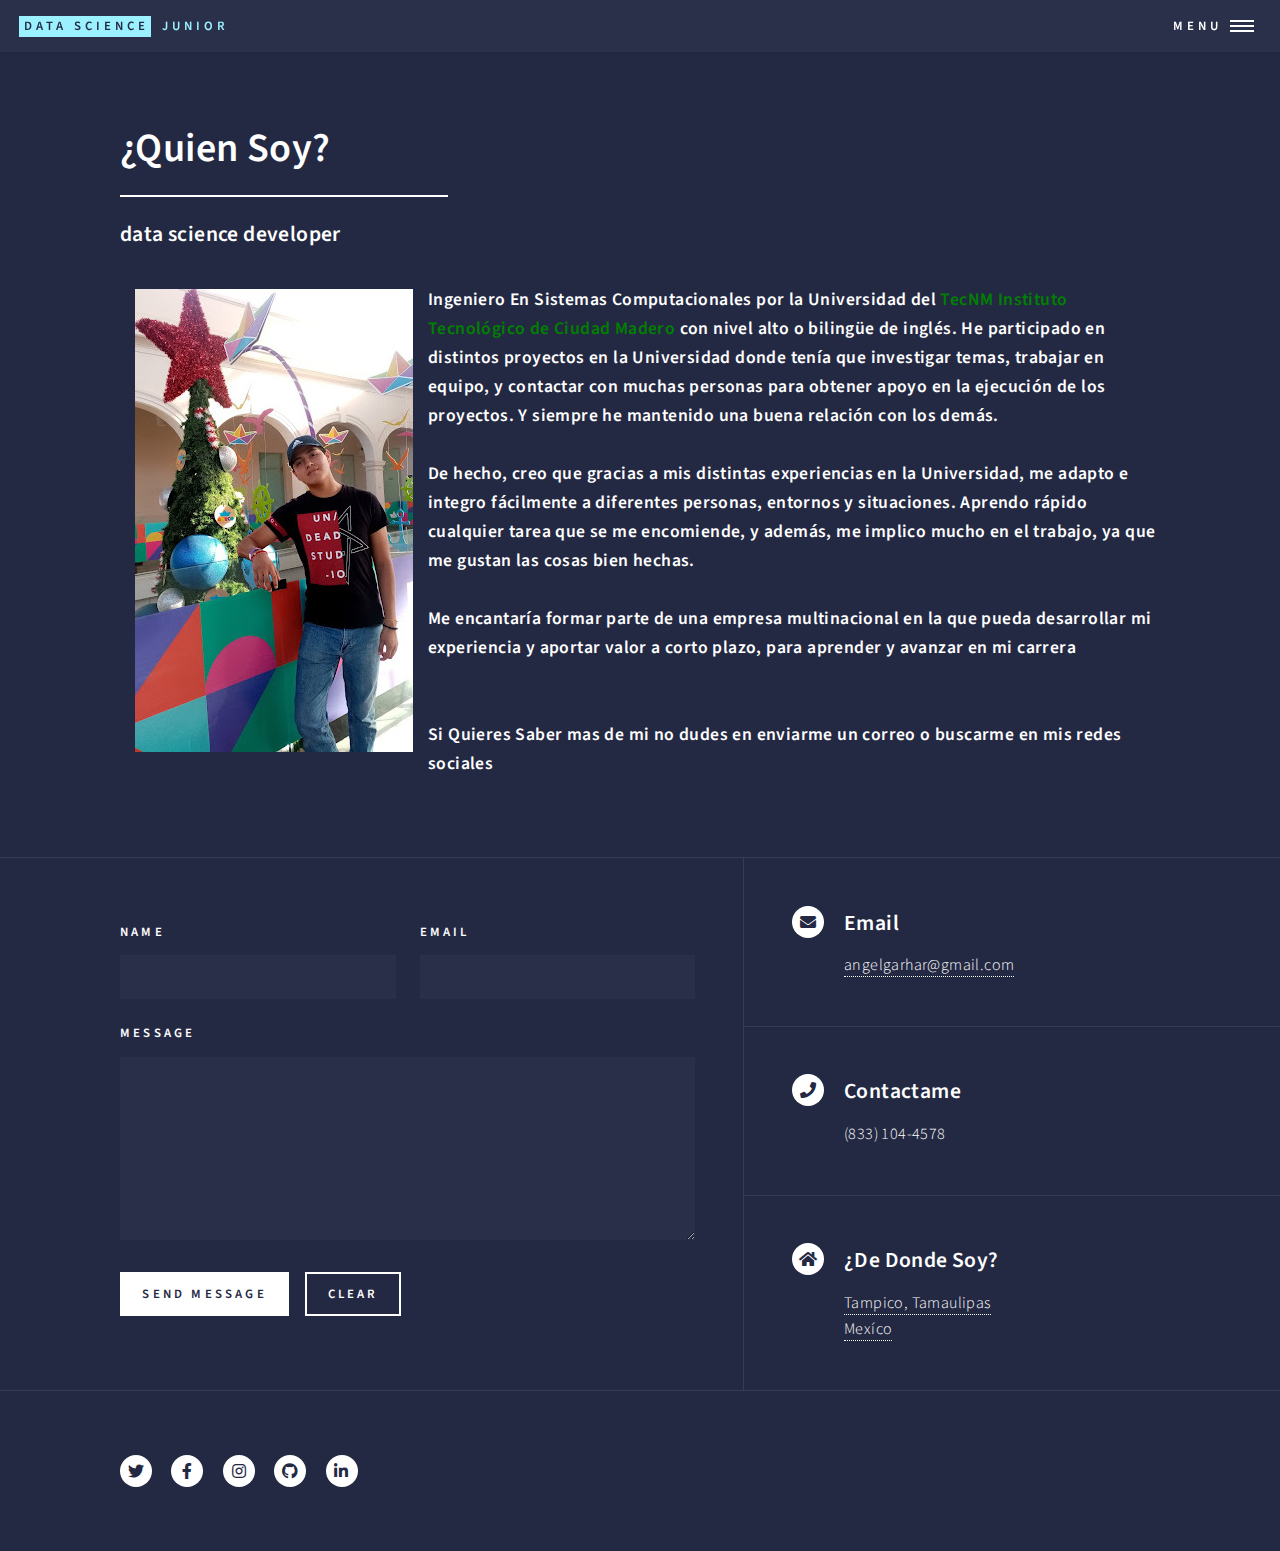
<file: Sobre_Mi.html>
<!DOCTYPE HTML>
<!--
	Forty by HTML5 UP
	html5up.net | @ajlkn
	Free for personal and commercial use under the CCA 3.0 license (html5up.net/license)
-->
<html>

<head>
	<!-- <link rel="stylesheet" href="SobreMi.css" /> -->
	<title>Sobre Mi</title>
	<meta charset="utf-8" />
	<meta name="viewport" content="width=device-width, initial-scale=1, user-scalable=no" />
	<link rel="stylesheet" href="assets/css/main.css" />
	<link rel="shortcut icon" href="images/icon.png">
	<noscript>
		<link rel="stylesheet" href="assets/css/noscript.css" />
	</noscript>
	<style>
		img {
    		width: 100%;
    		height: 100%;
			margin: auto;
    		color: #fff;
    		padding: 15px;
			object-fit:cover;
			float:left;
			position: relative;
			
		}

		.cat {
			height: 200px;
			width: 200px;
		}
	</style>
</head>

<body class="is-preload">

	<!-- Wrapper -->
	<div id="wrapper">

		<!-- Header -->
		<header id="header">
			<a href="Home.html" class="logo"><strong>Data Science</strong> <span>Junior</span></a>
			<nav>
				<a href="#menu">Menu</a>
			</nav>
		</header>

		<!-- Menu -->
		<nav id="menu">
			<ul class="links">
				<li><a href="Home.html">Inicio</a></li>
				<li><a href="Sobre_Mi.html">¿Quien Soy?</a></li>
				<li><a href="Proyectos.html">Proyectos</a></li>
				<li><a href="Experiencia_Labora.html">Experiencia Labora</a></li>
			</ul>
			<ul class="actions stacked">
				<li><a href="https://drive.google.com/drive/folders/1OD5eO8RTpeEvMJQXWI_qcBgBTmT0epe8?usp=sharing"
						class="button primary fit">Curriculum Vitae</a></li>
			</ul>
		</nav>

		<!-- Main -->
		<div id="main" class="alt">

			<!-- One -->
			<section id="one">
				<div class="inner">
					<header class="major">
						<h1>¿Quien Soy?</h1>
						<h3>data science developer</h3>
						<div class="card">
							<span class="img"><img src="images/yo1.jpg"  alt=""></span>
						</div>
					</header>
					<h4>Ingeniero En Sistemas Computacionales por la Universidad del <a href="https://www.google.com/maps/place/TecNM+-+Campus+Instituto+Tecnológico+de+Ciudad+Madero/@22.254409,-97.8483366,15z/data=!4m2!3m1!1s0x0:0x99db43c6fbce021a?sa=X&ved=2ahUKEwjX1OvDpZf5AhXZJEQIHaruCEkQ_BJ6BAhUEAU">
						<font color="green"><rb>TecNM Instituto Tecnológico de Ciudad Madero</rb></font></a>
						con nivel alto o bilingüe de inglés. He
						participado en distintos proyectos en la Universidad donde tenía que investigar temas, trabajar
						en equipo, y contactar con muchas personas para obtener apoyo en la ejecución de los proyectos.
						Y siempre he mantenido una buena relación con los demás.<br>
						<br>
						De hecho, creo que gracias a mis distintas experiencias en la Universidad, me adapto e
						integro fácilmente a diferentes personas, entornos y situaciones. Aprendo rápido cualquier tarea
						que se me encomiende, y además, me implico mucho en el trabajo, ya que me gustan las cosas bien
						hechas.<br>
						<br>
						Me encantaría formar parte de una empresa multinacional en la que pueda desarrollar mi
						experiencia y aportar valor a corto plazo, para aprender y avanzar en mi carrera<br>
						<br><br>
						Si Quieres Saber mas de mi no dudes en enviarme un correo o buscarme en mis redes sociales<br>
						<br>
				</div>
			</section>

		</div>

				<!-- Contact -->
				<section id="contact">
					<div class="inner">
						<section>
							<form 
							action="https://formspree.io/f/myyorqep" 
							method="POST"
							>
							<form method="post" action="#">
								<div class="fields">
									<div class="field half">
										<label for="name">Name</label>
										<input type="text" name="name" id="name" />
									</div>
									<div class="field half">
										<label for="email">Email</label>
										<input type="email" name="email" id="email" />
									</div>
									<div class="field">
										<label for="message">Message</label>
										<textarea name="Mensaje" id="Mensaje" rows="6"></textarea>
									</div>
								</div>
								<ul class="actions">
									<li><input type="submit" value="Send Message" class="primary" /></li>
									<li><input type="reset" value="Clear" /></li>
								</ul>
							</form>
							</form>
							
						</section>
						<section class="split">
							<section>
								<div class="contact-method">
									<span class="icon solid alt fa-envelope"></span>
									<h3>Email</h3>
									<a href="https://mail.google.com/mail/u/0/#inbox">angelgarhar@gmail.com</a>
								</div>
							</section>
							<section>
								<div class="contact-method">
									<span class="icon solid alt fa-phone"></span>
									<h3>Contactame</h3>
									<span>(833) 104-4578</span>
								</div>
							</section>
							<section>
								<div class="contact-method">
									<span class="icon solid alt fa-home"></span>
									<h3>¿De Donde Soy?</h3>
									<span><a href="https://www.google.com/maps/place/Tampico,+Tamps./@22.2663839,-97.9396984,12z/data=!3m1!4b1!4m5!3m4!1s0x85d7fd8bfcfe2d1f:0xc3189ac39db089e6!8m2!3d22.2331041!4d-97.861099">Tampico, Tamaulipas <br>Mexíco</a></span>
								</div>
							</section>
						</section>
					</div>
				</section>

			<!-- Footer -->
				<footer id="footer">
					<div class="inner">
						<ul class="icons">
							<li><a href="https://twitter.com/angelgarhar" class="icon brands alt fa-twitter"><span class="label">Twitter</span></a></li>
							<li><a href="https://www.facebook.com/profile.php?id=100014257661613" class="icon brands alt fa-facebook-f"><span class="label">Facebook</span></a></li>
							<li><a href="https://www.instagram.com/stand_daniel/" class="icon brands alt fa-instagram"><span class="label">Instagram</span></a></li>
							<li><a href="https://github.com/MasterChefJR" class="icon brands alt fa-github"><span class="label">GitHub</span></a></li>
							<li><a href="https://www.linkedin.com/in/angel-daniel-garcía-haro-25aa931a4/" class="icon brands alt fa-linkedin-in"><span class="label">LinkedIn</span></a></li>
						</ul>
					</div>
				</footer>

		</div>
	<!-- Scripts -->
		<script src="assets/js/jquery.min.js"></script>
		<script src="assets/js/jquery.scrolly.min.js"></script>
		<script src="assets/js/jquery.scrollex.min.js"></script>
		<script src="assets/js/browser.min.js"></script>
		<script src="assets/js/breakpoints.min.js"></script>
		<script src="assets/js/util.js"></script>
		<script src="assets/js/main.js"></script>



</body>
</html>
</file>
<file: assets/css/noscript.css>
/*
	Forty by HTML5 UP
	html5up.net | @ajlkn
	Free for personal and commercial use under the CCA 3.0 license (html5up.net/license)
*/

/* Banner */

	body.is-preload #banner:after {
		opacity: 0.85;
	}

	body.is-preload #banner > .inner {
		-moz-filter: none;
		-webkit-filter: none;
		-ms-filter: none;
		filter: none;
		-moz-transform: none;
		-webkit-transform: none;
		-ms-transform: none;
		transform: none;
		opacity: 1;
	}
</file>
<file: css_generic.css>
@property --rotate {
    syntax: "<angle>";
    initial-value: 132deg;
    inherits: false;
  }
  
  :root {
    --card-height: 65vh;
    --card-width: calc(var(--card-height) / 1.5);
  }
  
  
  body {
    min-height: 100vh;
    background: #212534;
    display: flex;
    align-items: center;
    flex-direction: column;
    padding-top: 2rem;
    padding-bottom: 2rem;
    box-sizing: border-box;
  }
  
  
  .card {
    background: #191c29;
    width: var(--card-width);
    height: var(--card-height);
    padding: 3px;
    position: relative;
    border-radius: 6px;
    justify-content: center;
    align-items: center;
    text-align: center;
    display: flex;
    font-size: 1.5em;
    color: rgb(88 199 250 / 0%);
    cursor: pointer;
    font-family: cursive;
  }
  
  .card:hover {
    color: rgb(88 199 250 / 100%);
    transition: color 1s;
  }
  .card:hover:before, .card:hover:after {
    animation: none;
    opacity: 0;
  }
  
  
  .card::before {
    content: "";
    width: 104%;
    height: 102%;
    border-radius: 8px;
    background-image: linear-gradient(
      var(--rotate)
      , #5ddcff, #3c67e3 43%, #4e00c2);
      position: absolute;
      z-index: -1;
      top: -1%;
      left: -2%;
      animation: spin 2.5s linear infinite;
  }
  
  .card::after {
    position: absolute;
    content: "";
    top: calc(var(--card-height) / 6);
    left: 0;
    right: 0;
    z-index: -1;
    height: 100%;
    width: 100%;
    margin: 0 auto;
    transform: scale(0.8);
    filter: blur(calc(var(--card-height) / 6));
    background-image: linear-gradient(
      var(--rotate)
      , #5ddcff, #3c67e3 43%, #4e00c2);
      opacity: 1;
    transition: opacity .5s;
    animation: spin 2.5s linear infinite;
  }
  
  @keyframes spin {
    0% {
      --rotate: 0deg;
    }
    100% {
      --rotate: 360deg;
    }
  }
  
  a {
    color: #212534;
    text-decoration: none;
    font-family: sans-serif;
    font-weight: bold;
    margin-top: 2rem;
  }
</file>
<file: SobreMi.css>
@property --rotate {
    syntax: "<angle>";
    initial-value: 132deg;
    inherits: false;
  }
  
  :root {
    --card-height: 65vh;
    --card-width: calc(var(--card-height) / 1.5);
  }
  
  
  body {
    min-height: 100vh;
    background: #212534;
    display: flex;
    align-items: center;
    flex-direction: column;
    padding-top: 2rem;
    padding-bottom: 2rem;
    box-sizing: border-box;
  }
  
  
  .card {
    background: #191c29;
    width: var(--card-width);
    height: var(--card-height);
    padding: 3px;
    position: relative;
    border-radius: 6px;
    justify-content: center;
    align-items: center;
    text-align: center;
    display: flex;
    font-size: 1.5em;
    color: rgb(88 199 250 / 0%);
    cursor: pointer;
    font-family: cursive;
  }
  
  .card:hover {
    color: rgb(88 199 250 / 100%);
    transition: color 1s;
  }
  .card:hover:before, .card:hover:after {
    animation: none;
    opacity: 0;
  }
  
  
  .card::before {
    content: "";
    width: 104%;
    height: 102%;
    border-radius: 8px;
    background-image: linear-gradient(
      var(--rotate)
      , #5ddcff, #3c67e3 43%, #4e00c2);
      position: absolute;
      z-index: -1;
      top: -1%;
      left: -2%;
      animation: spin 2.5s linear infinite;
  }
  
  .card::after {
    position: absolute;
    content: "";
    top: calc(var(--card-height) / 6);
    left: 0;
    right: 0;
    z-index: -1;
    height: 100%;
    width: 100%;
    margin: 0 auto;
    transform: scale(0.8);
    filter: blur(calc(var(--card-height) / 6));
    background-image: linear-gradient(
      var(--rotate)
      , #5ddcff, #3c67e3 43%, #4e00c2);
      opacity: 1;
    transition: opacity .5s;
    animation: spin 2.5s linear infinite;
  }
  
  @keyframes spin {
    0% {
      --rotate: 0deg;
    }
    100% {
      --rotate: 360deg;
    }
  }
  
  a {
    color: #212534;
    text-decoration: none;
    font-family: sans-serif;
    font-weight: bold;
    margin-top: 2rem;
  }
</file>
<file: assets/css/main.css>
@import url(fontawesome-all.min.css);
@import url("https://fonts.googleapis.com/css?family=Source+Sans+Pro:300,300italic,600,600italic");

/*
	Forty by HTML5 UP
	html5up.net | @ajlkn
	Free for personal and commercial use under the CCA 3.0 license (html5up.net/license)
*/

html, body, div, span, applet, object,
iframe, h1, h2, h3, h4, h5, h6, p, blockquote,
pre, a, abbr, acronym, address, big, cite,
code, del, dfn, em, img, ins, kbd, q, s, samp,
small, strike, strong, sub, sup, tt, var, b,
u, i, center, dl, dt, dd, ol, ul, li, fieldset,
form, label, legend, table, caption, tbody,
tfoot, thead, tr, th, td, article, aside,
canvas, details, embed, figure, figcaption,
footer, header, hgroup, menu, nav, output, ruby,
section, summary, time, mark, audio, video {
	margin: 0;
	padding: 0;
	border: 0;
	font-size: 100%;
	font: inherit;
	vertical-align: baseline;}

article, aside, details, figcaption, figure,
footer, header, hgroup, menu, nav, section {
	display: block;}

body {
	line-height: 1;
}

ol, ul {
	list-style: none;
}

blockquote, q {
	quotes: none;
}

	blockquote:before, blockquote:after, q:before, q:after {
		content: '';
		content: none;
	}

table {
	border-collapse: collapse;
	border-spacing: 0;
}

body {
	-webkit-text-size-adjust: none;
}

mark {
	background-color: transparent;
	color: inherit;
}

input::-moz-focus-inner {
	border: 0;
	padding: 0;
}

input, select, textarea {
	-moz-appearance: none;
	-webkit-appearance: none;
	-ms-appearance: none;
	appearance: none;
}

/* Basic */

	@-ms-viewport {
		width: device-width;
	}

	body {
		-ms-overflow-style: scrollbar;
	}

	@media screen and (max-width: 480px) {

		html, body {
			min-width: 320px;
		}

	}

	html {
		box-sizing: border-box;
	}

	*, *:before, *:after {
		box-sizing: inherit;
	}

	body {
		background: #242943;
	}

		body.is-preload *, body.is-preload *:before, body.is-preload *:after {
			-moz-animation: none !important;
			-webkit-animation: none !important;
			-ms-animation: none !important;
			animation: none !important;
			-moz-transition: none !important;
			-webkit-transition: none !important;
			-ms-transition: none !important;
			transition: none !important;
		}

/* Type */

	body, input, select, textarea {
		color: #ffffff;
		font-family: "Source Sans Pro", Helvetica, sans-serif;
		font-size: 17pt;
		font-weight: 300;
		letter-spacing: 0.025em;
		line-height: 1.65;
	}

		@media screen and (max-width: 1680px) {

			body, input, select, textarea {
				font-size: 14pt;
			}

		}

		@media screen and (max-width: 1280px) {

			body, input, select, textarea {
				font-size: 12pt;
			}

		}

		@media screen and (max-width: 360px) {

			body, input, select, textarea {
				font-size: 11pt;
			}

		}

	a {
		-moz-transition: color 0.2s ease-in-out, border-bottom-color 0.2s ease-in-out;
		-webkit-transition: color 0.2s ease-in-out, border-bottom-color 0.2s ease-in-out;
		-ms-transition: color 0.2s ease-in-out, border-bottom-color 0.2s ease-in-out;
		transition: color 0.2s ease-in-out, border-bottom-color 0.2s ease-in-out;
		border-bottom: dotted 1px;
		color: inherit;
		text-decoration: none;
	}

		a:hover {
			border-bottom-color: transparent;
			color: #9bf1ff !important;
		}

		a:active {
			color: #53e3fb !important;
		}

	strong, b {
		color: #ffffff;
		font-weight: 600;
	}

	em, i {
		font-style: italic;
	}

	p {
		margin: 0 0 2em 0;
	}

	h1, h2, h3, h4, h5, h6 {
		color: #ffffff;
		font-weight: 600;
		line-height: 1.65;
		margin: 0 0 1em 0;
	}

		h1 a, h2 a, h3 a, h4 a, h5 a, h6 a {
			color: inherit;
			border-bottom: 0;
		}

	h1 {
		font-size: 2.5em;
	}

	h2 {
		font-size: 1.75em;
	}

	h3 {
		font-size: 1.35em;
	}

	h4 {
		font-size: 1.1em;
	}

	h5 {
		font-size: 0.9em;
	}

	h6 {
		font-size: 0.7em;
	}

	@media screen and (max-width: 736px) {

		h1 {
			font-size: 2em;
		}

		h2 {
			font-size: 1.5em;
		}

		h3 {
			font-size: 1.25em;
		}

	}

	sub {
		font-size: 0.8em;
		position: relative;
		top: 0.5em;
	}

	sup {
		font-size: 0.8em;
		position: relative;
		top: -0.5em;
	}

	blockquote {
		border-left: solid 4px rgba(212, 212, 255, 0.1);
		font-style: italic;
		margin: 0 0 2em 0;
		padding: 0.5em 0 0.5em 2em;
	}

	code {
		background: rgba(212, 212, 255, 0.035);
		font-family: "Courier New", monospace;
		font-size: 0.9em;
		margin: 0 0.25em;
		padding: 0.25em 0.65em;
	}

	pre {
		-webkit-overflow-scrolling: touch;
		font-family: "Courier New", monospace;
		font-size: 0.9em;
		margin: 0 0 2em 0;
	}

		pre code {
			display: block;
			line-height: 1.75;
			padding: 1em 1.5em;
			overflow-x: auto;
		}

	hr {
		border: 0;
		border-bottom: solid 1px rgba(212, 212, 255, 0.1);
		margin: 2em 0;
	}

		hr.major {
			margin: 3em 0;
		}

	.align-left {
		text-align: left;
	}

	.align-center {
		text-align: center;
	}

	.align-right {
		text-align: right;
	}

/* Row */

	.row {
		display: flex;
		flex-wrap: wrap;
		box-sizing: border-box;
		align-items: stretch;
	}

		.row > * {
			box-sizing: border-box;
		}

		.row.gtr-uniform > * > :last-child {
			margin-bottom: 0;
		}

		.row.aln-left {
			justify-content: flex-start;
		}

		.row.aln-center {
			justify-content: center;
		}

		.row.aln-right {
			justify-content: flex-end;
		}

		.row.aln-top {
			align-items: flex-start;
		}

		.row.aln-middle {
			align-items: center;
		}

		.row.aln-bottom {
			align-items: flex-end;
		}

		.row > .imp {
			order: -1;
		}

		.row > .col-1 {
			width: 8.33333%;
		}

		.row > .off-1 {
			margin-left: 8.33333%;
		}

		.row > .col-2 {
			width: 16.66667%;
		}

		.row > .off-2 {
			margin-left: 16.66667%;
		}

		.row > .col-3 {
			width: 25%;
		}

		.row > .off-3 {
			margin-left: 25%;
		}

		.row > .col-4 {
			width: 33.33333%;
		}

		.row > .off-4 {
			margin-left: 33.33333%;
		}

		.row > .col-5 {
			width: 41.66667%;
		}

		.row > .off-5 {
			margin-left: 41.66667%;
		}

		.row > .col-6 {
			width: 50%;
		}

		.row > .off-6 {
			margin-left: 50%;
		}

		.row > .col-7 {
			width: 58.33333%;
		}

		.row > .off-7 {
			margin-left: 58.33333%;
		}

		.row > .col-8 {
			width: 66.66667%;
		}

		.row > .off-8 {
			margin-left: 66.66667%;
		}

		.row > .col-9 {
			width: 75%;
		}

		.row > .off-9 {
			margin-left: 75%;
		}

		.row > .col-10 {
			width: 83.33333%;
		}

		.row > .off-10 {
			margin-left: 83.33333%;
		}

		.row > .col-11 {
			width: 91.66667%;
		}

		.row > .off-11 {
			margin-left: 91.66667%;
		}

		.row > .col-12 {
			width: 100%;
		}

		.row > .off-12 {
			margin-left: 100%;
		}

		.row.gtr-0 {
			margin-top: 0;
			margin-left: 0em;
		}

			.row.gtr-0 > * {
				padding: 0 0 0 0em;
			}

			.row.gtr-0.gtr-uniform {
				margin-top: 0em;
			}

				.row.gtr-0.gtr-uniform > * {
					padding-top: 0em;
				}

		.row.gtr-25 {
			margin-top: 0;
			margin-left: -0.5em;
		}

			.row.gtr-25 > * {
				padding: 0 0 0 0.5em;
			}

			.row.gtr-25.gtr-uniform {
				margin-top: -0.5em;
			}

				.row.gtr-25.gtr-uniform > * {
					padding-top: 0.5em;
				}

		.row.gtr-50 {
			margin-top: 0;
			margin-left: -1em;
		}

			.row.gtr-50 > * {
				padding: 0 0 0 1em;
			}

			.row.gtr-50.gtr-uniform {
				margin-top: -1em;
			}

				.row.gtr-50.gtr-uniform > * {
					padding-top: 1em;
				}

		.row {
			margin-top: 0;
			margin-left: -2em;
		}

			.row > * {
				padding: 0 0 0 2em;
			}

			.row.gtr-uniform {
				margin-top: -2em;
			}

				.row.gtr-uniform > * {
					padding-top: 2em;
				}

		.row.gtr-150 {
			margin-top: 0;
			margin-left: -3em;
		}

			.row.gtr-150 > * {
				padding: 0 0 0 3em;
			}

			.row.gtr-150.gtr-uniform {
				margin-top: -3em;
			}

				.row.gtr-150.gtr-uniform > * {
					padding-top: 3em;
				}

		.row.gtr-200 {
			margin-top: 0;
			margin-left: -4em;
		}

			.row.gtr-200 > * {
				padding: 0 0 0 4em;
			}

			.row.gtr-200.gtr-uniform {
				margin-top: -4em;
			}

				.row.gtr-200.gtr-uniform > * {
					padding-top: 4em;
				}

		@media screen and (max-width: 1680px) {

			.row {
				display: flex;
				flex-wrap: wrap;
				box-sizing: border-box;
				align-items: stretch;
			}

				.row > * {
					box-sizing: border-box;
				}

				.row.gtr-uniform > * > :last-child {
					margin-bottom: 0;
				}

				.row.aln-left {
					justify-content: flex-start;
				}

				.row.aln-center {
					justify-content: center;
				}

				.row.aln-right {
					justify-content: flex-end;
				}

				.row.aln-top {
					align-items: flex-start;
				}

				.row.aln-middle {
					align-items: center;
				}

				.row.aln-bottom {
					align-items: flex-end;
				}

				.row > .imp-xlarge {
					order: -1;
				}

				.row > .col-1-xlarge {
					width: 8.33333%;
				}

				.row > .off-1-xlarge {
					margin-left: 8.33333%;
				}

				.row > .col-2-xlarge {
					width: 16.66667%;
				}

				.row > .off-2-xlarge {
					margin-left: 16.66667%;
				}

				.row > .col-3-xlarge {
					width: 25%;
				}

				.row > .off-3-xlarge {
					margin-left: 25%;
				}

				.row > .col-4-xlarge {
					width: 33.33333%;
				}

				.row > .off-4-xlarge {
					margin-left: 33.33333%;
				}

				.row > .col-5-xlarge {
					width: 41.66667%;
				}

				.row > .off-5-xlarge {
					margin-left: 41.66667%;
				}

				.row > .col-6-xlarge {
					width: 50%;
				}

				.row > .off-6-xlarge {
					margin-left: 50%;
				}

				.row > .col-7-xlarge {
					width: 58.33333%;
				}

				.row > .off-7-xlarge {
					margin-left: 58.33333%;
				}

				.row > .col-8-xlarge {
					width: 66.66667%;
				}

				.row > .off-8-xlarge {
					margin-left: 66.66667%;
				}

				.row > .col-9-xlarge {
					width: 75%;
				}

				.row > .off-9-xlarge {
					margin-left: 75%;
				}

				.row > .col-10-xlarge {
					width: 83.33333%;
				}

				.row > .off-10-xlarge {
					margin-left: 83.33333%;
				}

				.row > .col-11-xlarge {
					width: 91.66667%;
				}

				.row > .off-11-xlarge {
					margin-left: 91.66667%;
				}

				.row > .col-12-xlarge {
					width: 100%;
				}

				.row > .off-12-xlarge {
					margin-left: 100%;
				}

				.row.gtr-0 {
					margin-top: 0;
					margin-left: 0em;
				}

					.row.gtr-0 > * {
						padding: 0 0 0 0em;
					}

					.row.gtr-0.gtr-uniform {
						margin-top: 0em;
					}

						.row.gtr-0.gtr-uniform > * {
							padding-top: 0em;
						}

				.row.gtr-25 {
					margin-top: 0;
					margin-left: -0.5em;
				}

					.row.gtr-25 > * {
						padding: 0 0 0 0.5em;
					}

					.row.gtr-25.gtr-uniform {
						margin-top: -0.5em;
					}

						.row.gtr-25.gtr-uniform > * {
							padding-top: 0.5em;
						}

				.row.gtr-50 {
					margin-top: 0;
					margin-left: -1em;
				}

					.row.gtr-50 > * {
						padding: 0 0 0 1em;
					}

					.row.gtr-50.gtr-uniform {
						margin-top: -1em;
					}

						.row.gtr-50.gtr-uniform > * {
							padding-top: 1em;
						}

				.row {
					margin-top: 0;
					margin-left: -2em;
				}

					.row > * {
						padding: 0 0 0 2em;
					}

					.row.gtr-uniform {
						margin-top: -2em;
					}

						.row.gtr-uniform > * {
							padding-top: 2em;
						}

				.row.gtr-150 {
					margin-top: 0;
					margin-left: -3em;
				}

					.row.gtr-150 > * {
						padding: 0 0 0 3em;
					}

					.row.gtr-150.gtr-uniform {
						margin-top: -3em;
					}

						.row.gtr-150.gtr-uniform > * {
							padding-top: 3em;
						}

				.row.gtr-200 {
					margin-top: 0;
					margin-left: -4em;
				}

					.row.gtr-200 > * {
						padding: 0 0 0 4em;
					}

					.row.gtr-200.gtr-uniform {
						margin-top: -4em;
					}

						.row.gtr-200.gtr-uniform > * {
							padding-top: 4em;
						}

		}

		@media screen and (max-width: 1280px) {

			.row {
				display: flex;
				flex-wrap: wrap;
				box-sizing: border-box;
				align-items: stretch;
			}

				.row > * {
					box-sizing: border-box;
				}

				.row.gtr-uniform > * > :last-child {
					margin-bottom: 0;
				}

				.row.aln-left {
					justify-content: flex-start;
				}

				.row.aln-center {
					justify-content: center;
				}

				.row.aln-right {
					justify-content: flex-end;
				}

				.row.aln-top {
					align-items: flex-start;
				}

				.row.aln-middle {
					align-items: center;
				}

				.row.aln-bottom {
					align-items: flex-end;
				}

				.row > .imp-large {
					order: -1;
				}

				.row > .col-1-large {
					width: 8.33333%;
				}

				.row > .off-1-large {
					margin-left: 8.33333%;
				}

				.row > .col-2-large {
					width: 16.66667%;
				}

				.row > .off-2-large {
					margin-left: 16.66667%;
				}

				.row > .col-3-large {
					width: 25%;
				}

				.row > .off-3-large {
					margin-left: 25%;
				}

				.row > .col-4-large {
					width: 33.33333%;
				}

				.row > .off-4-large {
					margin-left: 33.33333%;
				}

				.row > .col-5-large {
					width: 41.66667%;
				}

				.row > .off-5-large {
					margin-left: 41.66667%;
				}

				.row > .col-6-large {
					width: 50%;
				}

				.row > .off-6-large {
					margin-left: 50%;
				}

				.row > .col-7-large {
					width: 58.33333%;
				}

				.row > .off-7-large {
					margin-left: 58.33333%;
				}

				.row > .col-8-large {
					width: 66.66667%;
				}

				.row > .off-8-large {
					margin-left: 66.66667%;
				}

				.row > .col-9-large {
					width: 75%;
				}

				.row > .off-9-large {
					margin-left: 75%;
				}

				.row > .col-10-large {
					width: 83.33333%;
				}

				.row > .off-10-large {
					margin-left: 83.33333%;
				}

				.row > .col-11-large {
					width: 91.66667%;
				}

				.row > .off-11-large {
					margin-left: 91.66667%;
				}

				.row > .col-12-large {
					width: 100%;
				}

				.row > .off-12-large {
					margin-left: 100%;
				}

				.row.gtr-0 {
					margin-top: 0;
					margin-left: 0em;
				}

					.row.gtr-0 > * {
						padding: 0 0 0 0em;
					}

					.row.gtr-0.gtr-uniform {
						margin-top: 0em;
					}

						.row.gtr-0.gtr-uniform > * {
							padding-top: 0em;
						}

				.row.gtr-25 {
					margin-top: 0;
					margin-left: -0.375em;
				}

					.row.gtr-25 > * {
						padding: 0 0 0 0.375em;
					}

					.row.gtr-25.gtr-uniform {
						margin-top: -0.375em;
					}

						.row.gtr-25.gtr-uniform > * {
							padding-top: 0.375em;
						}

				.row.gtr-50 {
					margin-top: 0;
					margin-left: -0.75em;
				}

					.row.gtr-50 > * {
						padding: 0 0 0 0.75em;
					}

					.row.gtr-50.gtr-uniform {
						margin-top: -0.75em;
					}

						.row.gtr-50.gtr-uniform > * {
							padding-top: 0.75em;
						}

				.row {
					margin-top: 0;
					margin-left: -1.5em;
				}

					.row > * {
						padding: 0 0 0 1.5em;
					}

					.row.gtr-uniform {
						margin-top: -1.5em;
					}

						.row.gtr-uniform > * {
							padding-top: 1.5em;
						}

				.row.gtr-150 {
					margin-top: 0;
					margin-left: -2.25em;
				}

					.row.gtr-150 > * {
						padding: 0 0 0 2.25em;
					}

					.row.gtr-150.gtr-uniform {
						margin-top: -2.25em;
					}

						.row.gtr-150.gtr-uniform > * {
							padding-top: 2.25em;
						}

				.row.gtr-200 {
					margin-top: 0;
					margin-left: -3em;
				}

					.row.gtr-200 > * {
						padding: 0 0 0 3em;
					}

					.row.gtr-200.gtr-uniform {
						margin-top: -3em;
					}

						.row.gtr-200.gtr-uniform > * {
							padding-top: 3em;
						}

		}

		@media screen and (max-width: 980px) {

			.row {
				display: flex;
				flex-wrap: wrap;
				box-sizing: border-box;
				align-items: stretch;
			}

				.row > * {
					box-sizing: border-box;
				}

				.row.gtr-uniform > * > :last-child {
					margin-bottom: 0;
				}

				.row.aln-left {
					justify-content: flex-start;
				}

				.row.aln-center {
					justify-content: center;
				}

				.row.aln-right {
					justify-content: flex-end;
				}

				.row.aln-top {
					align-items: flex-start;
				}

				.row.aln-middle {
					align-items: center;
				}

				.row.aln-bottom {
					align-items: flex-end;
				}

				.row > .imp-medium {
					order: -1;
				}

				.row > .col-1-medium {
					width: 8.33333%;
				}

				.row > .off-1-medium {
					margin-left: 8.33333%;
				}

				.row > .col-2-medium {
					width: 16.66667%;
				}

				.row > .off-2-medium {
					margin-left: 16.66667%;
				}

				.row > .col-3-medium {
					width: 25%;
				}

				.row > .off-3-medium {
					margin-left: 25%;
				}

				.row > .col-4-medium {
					width: 33.33333%;
				}

				.row > .off-4-medium {
					margin-left: 33.33333%;
				}

				.row > .col-5-medium {
					width: 41.66667%;
				}

				.row > .off-5-medium {
					margin-left: 41.66667%;
				}

				.row > .col-6-medium {
					width: 50%;
				}

				.row > .off-6-medium {
					margin-left: 50%;
				}

				.row > .col-7-medium {
					width: 58.33333%;
				}

				.row > .off-7-medium {
					margin-left: 58.33333%;
				}

				.row > .col-8-medium {
					width: 66.66667%;
				}

				.row > .off-8-medium {
					margin-left: 66.66667%;
				}

				.row > .col-9-medium {
					width: 75%;
				}

				.row > .off-9-medium {
					margin-left: 75%;
				}

				.row > .col-10-medium {
					width: 83.33333%;
				}

				.row > .off-10-medium {
					margin-left: 83.33333%;
				}

				.row > .col-11-medium {
					width: 91.66667%;
				}

				.row > .off-11-medium {
					margin-left: 91.66667%;
				}

				.row > .col-12-medium {
					width: 100%;
				}

				.row > .off-12-medium {
					margin-left: 100%;
				}

				.row.gtr-0 {
					margin-top: 0;
					margin-left: 0em;
				}

					.row.gtr-0 > * {
						padding: 0 0 0 0em;
					}

					.row.gtr-0.gtr-uniform {
						margin-top: 0em;
					}

						.row.gtr-0.gtr-uniform > * {
							padding-top: 0em;
						}

				.row.gtr-25 {
					margin-top: 0;
					margin-left: -0.375em;
				}

					.row.gtr-25 > * {
						padding: 0 0 0 0.375em;
					}

					.row.gtr-25.gtr-uniform {
						margin-top: -0.375em;
					}

						.row.gtr-25.gtr-uniform > * {
							padding-top: 0.375em;
						}

				.row.gtr-50 {
					margin-top: 0;
					margin-left: -0.75em;
				}

					.row.gtr-50 > * {
						padding: 0 0 0 0.75em;
					}

					.row.gtr-50.gtr-uniform {
						margin-top: -0.75em;
					}

						.row.gtr-50.gtr-uniform > * {
							padding-top: 0.75em;
						}

				.row {
					margin-top: 0;
					margin-left: -1.5em;
				}

					.row > * {
						padding: 0 0 0 1.5em;
					}

					.row.gtr-uniform {
						margin-top: -1.5em;
					}

						.row.gtr-uniform > * {
							padding-top: 1.5em;
						}

				.row.gtr-150 {
					margin-top: 0;
					margin-left: -2.25em;
				}

					.row.gtr-150 > * {
						padding: 0 0 0 2.25em;
					}

					.row.gtr-150.gtr-uniform {
						margin-top: -2.25em;
					}

						.row.gtr-150.gtr-uniform > * {
							padding-top: 2.25em;
						}

				.row.gtr-200 {
					margin-top: 0;
					margin-left: -3em;
				}

					.row.gtr-200 > * {
						padding: 0 0 0 3em;
					}

					.row.gtr-200.gtr-uniform {
						margin-top: -3em;
					}

						.row.gtr-200.gtr-uniform > * {
							padding-top: 3em;
						}

		}

		@media screen and (max-width: 736px) {

			.row {
				display: flex;
				flex-wrap: wrap;
				box-sizing: border-box;
				align-items: stretch;
			}

				.row > * {
					box-sizing: border-box;
				}

				.row.gtr-uniform > * > :last-child {
					margin-bottom: 0;
				}

				.row.aln-left {
					justify-content: flex-start;
				}

				.row.aln-center {
					justify-content: center;
				}

				.row.aln-right {
					justify-content: flex-end;
				}

				.row.aln-top {
					align-items: flex-start;
				}

				.row.aln-middle {
					align-items: center;
				}

				.row.aln-bottom {
					align-items: flex-end;
				}

				.row > .imp-small {
					order: -1;
				}

				.row > .col-1-small {
					width: 8.33333%;
				}

				.row > .off-1-small {
					margin-left: 8.33333%;
				}

				.row > .col-2-small {
					width: 16.66667%;
				}

				.row > .off-2-small {
					margin-left: 16.66667%;
				}

				.row > .col-3-small {
					width: 25%;
				}

				.row > .off-3-small {
					margin-left: 25%;
				}

				.row > .col-4-small {
					width: 33.33333%;
				}

				.row > .off-4-small {
					margin-left: 33.33333%;
				}

				.row > .col-5-small {
					width: 41.66667%;
				}

				.row > .off-5-small {
					margin-left: 41.66667%;
				}

				.row > .col-6-small {
					width: 50%;
				}

				.row > .off-6-small {
					margin-left: 50%;
				}

				.row > .col-7-small {
					width: 58.33333%;
				}

				.row > .off-7-small {
					margin-left: 58.33333%;
				}

				.row > .col-8-small {
					width: 66.66667%;
				}

				.row > .off-8-small {
					margin-left: 66.66667%;
				}

				.row > .col-9-small {
					width: 75%;
				}

				.row > .off-9-small {
					margin-left: 75%;
				}

				.row > .col-10-small {
					width: 83.33333%;
				}

				.row > .off-10-small {
					margin-left: 83.33333%;
				}

				.row > .col-11-small {
					width: 91.66667%;
				}

				.row > .off-11-small {
					margin-left: 91.66667%;
				}

				.row > .col-12-small {
					width: 100%;
				}

				.row > .off-12-small {
					margin-left: 100%;
				}

				.row.gtr-0 {
					margin-top: 0;
					margin-left: 0em;
				}

					.row.gtr-0 > * {
						padding: 0 0 0 0em;
					}

					.row.gtr-0.gtr-uniform {
						margin-top: 0em;
					}

						.row.gtr-0.gtr-uniform > * {
							padding-top: 0em;
						}

				.row.gtr-25 {
					margin-top: 0;
					margin-left: -0.3125em;
				}

					.row.gtr-25 > * {
						padding: 0 0 0 0.3125em;
					}

					.row.gtr-25.gtr-uniform {
						margin-top: -0.3125em;
					}

						.row.gtr-25.gtr-uniform > * {
							padding-top: 0.3125em;
						}

				.row.gtr-50 {
					margin-top: 0;
					margin-left: -0.625em;
				}

					.row.gtr-50 > * {
						padding: 0 0 0 0.625em;
					}

					.row.gtr-50.gtr-uniform {
						margin-top: -0.625em;
					}

						.row.gtr-50.gtr-uniform > * {
							padding-top: 0.625em;
						}

				.row {
					margin-top: 0;
					margin-left: -1.25em;
				}

					.row > * {
						padding: 0 0 0 1.25em;
					}

					.row.gtr-uniform {
						margin-top: -1.25em;
					}

						.row.gtr-uniform > * {
							padding-top: 1.25em;
						}

				.row.gtr-150 {
					margin-top: 0;
					margin-left: -1.875em;
				}

					.row.gtr-150 > * {
						padding: 0 0 0 1.875em;
					}

					.row.gtr-150.gtr-uniform {
						margin-top: -1.875em;
					}

						.row.gtr-150.gtr-uniform > * {
							padding-top: 1.875em;
						}

				.row.gtr-200 {
					margin-top: 0;
					margin-left: -2.5em;
				}

					.row.gtr-200 > * {
						padding: 0 0 0 2.5em;
					}

					.row.gtr-200.gtr-uniform {
						margin-top: -2.5em;
					}

						.row.gtr-200.gtr-uniform > * {
							padding-top: 2.5em;
						}

		}

		@media screen and (max-width: 480px) {

			.row {
				display: flex;
				flex-wrap: wrap;
				box-sizing: border-box;
				align-items: stretch;
			}

				.row > * {
					box-sizing: border-box;
				}

				.row.gtr-uniform > * > :last-child {
					margin-bottom: 0;
				}

				.row.aln-left {
					justify-content: flex-start;
				}

				.row.aln-center {
					justify-content: center;
				}

				.row.aln-right {
					justify-content: flex-end;
				}

				.row.aln-top {
					align-items: flex-start;
				}

				.row.aln-middle {
					align-items: center;
				}

				.row.aln-bottom {
					align-items: flex-end;
				}

				.row > .imp-xsmall {
					order: -1;
				}

				.row > .col-1-xsmall {
					width: 8.33333%;
				}

				.row > .off-1-xsmall {
					margin-left: 8.33333%;
				}

				.row > .col-2-xsmall {
					width: 16.66667%;
				}

				.row > .off-2-xsmall {
					margin-left: 16.66667%;
				}

				.row > .col-3-xsmall {
					width: 25%;
				}

				.row > .off-3-xsmall {
					margin-left: 25%;
				}

				.row > .col-4-xsmall {
					width: 33.33333%;
				}

				.row > .off-4-xsmall {
					margin-left: 33.33333%;
				}

				.row > .col-5-xsmall {
					width: 41.66667%;
				}

				.row > .off-5-xsmall {
					margin-left: 41.66667%;
				}

				.row > .col-6-xsmall {
					width: 50%;
				}

				.row > .off-6-xsmall {
					margin-left: 50%;
				}

				.row > .col-7-xsmall {
					width: 58.33333%;
				}

				.row > .off-7-xsmall {
					margin-left: 58.33333%;
				}

				.row > .col-8-xsmall {
					width: 66.66667%;
				}

				.row > .off-8-xsmall {
					margin-left: 66.66667%;
				}

				.row > .col-9-xsmall {
					width: 75%;
				}

				.row > .off-9-xsmall {
					margin-left: 75%;
				}

				.row > .col-10-xsmall {
					width: 83.33333%;
				}

				.row > .off-10-xsmall {
					margin-left: 83.33333%;
				}

				.row > .col-11-xsmall {
					width: 91.66667%;
				}

				.row > .off-11-xsmall {
					margin-left: 91.66667%;
				}

				.row > .col-12-xsmall {
					width: 100%;
				}

				.row > .off-12-xsmall {
					margin-left: 100%;
				}

				.row.gtr-0 {
					margin-top: 0;
					margin-left: 0em;
				}

					.row.gtr-0 > * {
						padding: 0 0 0 0em;
					}

					.row.gtr-0.gtr-uniform {
						margin-top: 0em;
					}

						.row.gtr-0.gtr-uniform > * {
							padding-top: 0em;
						}

				.row.gtr-25 {
					margin-top: 0;
					margin-left: -0.3125em;
				}

					.row.gtr-25 > * {
						padding: 0 0 0 0.3125em;
					}

					.row.gtr-25.gtr-uniform {
						margin-top: -0.3125em;
					}

						.row.gtr-25.gtr-uniform > * {
							padding-top: 0.3125em;
						}

				.row.gtr-50 {
					margin-top: 0;
					margin-left: -0.625em;
				}

					.row.gtr-50 > * {
						padding: 0 0 0 0.625em;
					}

					.row.gtr-50.gtr-uniform {
						margin-top: -0.625em;
					}

						.row.gtr-50.gtr-uniform > * {
							padding-top: 0.625em;
						}

				.row {
					margin-top: 0;
					margin-left: -1.25em;
				}

					.row > * {
						padding: 0 0 0 1.25em;
					}

					.row.gtr-uniform {
						margin-top: -1.25em;
					}

						.row.gtr-uniform > * {
							padding-top: 1.25em;
						}

				.row.gtr-150 {
					margin-top: 0;
					margin-left: -1.875em;
				}

					.row.gtr-150 > * {
						padding: 0 0 0 1.875em;
					}

					.row.gtr-150.gtr-uniform {
						margin-top: -1.875em;
					}

						.row.gtr-150.gtr-uniform > * {
							padding-top: 1.875em;
						}

				.row.gtr-200 {
					margin-top: 0;
					margin-left: -2.5em;
				}

					.row.gtr-200 > * {
						padding: 0 0 0 2.5em;
					}

					.row.gtr-200.gtr-uniform {
						margin-top: -2.5em;
					}

						.row.gtr-200.gtr-uniform > * {
							padding-top: 2.5em;
						}

		}

/* Section/Article */

	section.special, article.special {
		text-align: center;
	}

	header.major {
		width: -moz-max-content;
		width: -webkit-max-content;
		width: -ms-max-content;
		width: max-content;
		margin-bottom: 2em;
	}

		header.major > :first-child {
			margin-bottom: 0;
			width: calc(100% + 0.5em);
		}

			header.major > :first-child:after {
				content: '';
				background-color: #ffffff;
				display: block;
				height: 2px;
				margin: 0.325em 0 0.5em 0;
				width: 100%;
			}

		header.major > p {
			font-size: 0.7em;
			font-weight: 600;
			letter-spacing: 0.25em;
			margin-bottom: 0;
			text-transform: uppercase;
		}

		body.is-ie header.major > :first-child:after {
			max-width: 9em;
		}

		body.is-ie header.major > h1:after {
			max-width: 100% !important;
		}

	@media screen and (max-width: 736px) {

		header.major > p br {
			display: none;
		}

	}

/* Form */

	form {
		margin: 0 0 2em 0;
	}

		form > :last-child {
			margin-bottom: 0;
		}

		form > .fields {
			display: -moz-flex;
			display: -webkit-flex;
			display: -ms-flex;
			display: flex;
			-moz-flex-wrap: wrap;
			-webkit-flex-wrap: wrap;
			-ms-flex-wrap: wrap;
			flex-wrap: wrap;
			width: calc(100% + 3em);
			margin: -1.5em 0 2em -1.5em;
		}

			form > .fields > .field {
				-moz-flex-grow: 0;
				-webkit-flex-grow: 0;
				-ms-flex-grow: 0;
				flex-grow: 0;
				-moz-flex-shrink: 0;
				-webkit-flex-shrink: 0;
				-ms-flex-shrink: 0;
				flex-shrink: 0;
				padding: 1.5em 0 0 1.5em;
				width: calc(100% - 1.5em);
			}

				form > .fields > .field.half {
					width: calc(50% - 0.75em);
				}

				form > .fields > .field.third {
					width: calc(100%/3 - 0.5em);
				}

				form > .fields > .field.quarter {
					width: calc(25% - 0.375em);
				}

		@media screen and (max-width: 480px) {

			form > .fields {
				width: calc(100% + 3em);
				margin: -1.5em 0 2em -1.5em;
			}

				form > .fields > .field {
					padding: 1.5em 0 0 1.5em;
					width: calc(100% - 1.5em);
				}

					form > .fields > .field.half {
						width: calc(100% - 1.5em);
					}

					form > .fields > .field.third {
						width: calc(100% - 1.5em);
					}

					form > .fields > .field.quarter {
						width: calc(100% - 1.5em);
					}

		}

	label {
		color: #ffffff;
		display: block;
		font-size: 0.8em;
		font-weight: 600;
		letter-spacing: 0.25em;
		margin: 0 0 1em 0;
		text-transform: uppercase;
	}

	input[type="text"],
	input[type="password"],
	input[type="email"],
	input[type="tel"],
	input[type="search"],
	input[type="url"],
	select,
	textarea {
		-moz-appearance: none;
		-webkit-appearance: none;
		-ms-appearance: none;
		appearance: none;
		background: rgba(212, 212, 255, 0.035);
		border: none;
		border-radius: 0;
		color: inherit;
		display: block;
		outline: 0;
		padding: 0 1em;
		text-decoration: none;
		width: 100%;
	}

		input[type="text"]:invalid,
		input[type="password"]:invalid,
		input[type="email"]:invalid,
		input[type="tel"]:invalid,
		input[type="search"]:invalid,
		input[type="url"]:invalid,
		select:invalid,
		textarea:invalid {
			box-shadow: none;
		}

		input[type="text"]:focus,
		input[type="password"]:focus,
		input[type="email"]:focus,
		input[type="tel"]:focus,
		input[type="search"]:focus,
		input[type="url"]:focus,
		select:focus,
		textarea:focus {
			border-color: #9bf1ff;
			box-shadow: 0 0 0 2px #9bf1ff;
		}

	select {
		background-image: url("data:image/svg+xml;charset=utf8,%3Csvg xmlns='http://www.w3.org/2000/svg' width='40' height='40' preserveAspectRatio='none' viewBox='0 0 40 40'%3E%3Cpath d='M9.4,12.3l10.4,10.4l10.4-10.4c0.2-0.2,0.5-0.4,0.9-0.4c0.3,0,0.6,0.1,0.9,0.4l3.3,3.3c0.2,0.2,0.4,0.5,0.4,0.9 c0,0.4-0.1,0.6-0.4,0.9L20.7,31.9c-0.2,0.2-0.5,0.4-0.9,0.4c-0.3,0-0.6-0.1-0.9-0.4L4.3,17.3c-0.2-0.2-0.4-0.5-0.4-0.9 c0-0.4,0.1-0.6,0.4-0.9l3.3-3.3c0.2-0.2,0.5-0.4,0.9-0.4S9.1,12.1,9.4,12.3z' fill='rgba(212, 212, 255, 0.1)' /%3E%3C/svg%3E");
		background-size: 1.25rem;
		background-repeat: no-repeat;
		background-position: calc(100% - 1rem) center;
		height: 2.75em;
		padding-right: 2.75em;
		text-overflow: ellipsis;
	}

		select option {
			color: #ffffff;
			background: #242943;
		}

		select:focus::-ms-value {
			background-color: transparent;
		}

		select::-ms-expand {
			display: none;
		}

	input[type="text"],
	input[type="password"],
	input[type="email"],
	input[type="tel"],
	input[type="search"],
	input[type="url"],
	select {
		height: 2.75em;
	}

	textarea {
		padding: 0.75em 1em;
	}

	input[type="checkbox"],
	input[type="radio"] {
		-moz-appearance: none;
		-webkit-appearance: none;
		-ms-appearance: none;
		appearance: none;
		display: block;
		float: left;
		margin-right: -2em;
		opacity: 0;
		width: 1em;
		z-index: -1;
	}

		input[type="checkbox"] + label,
		input[type="radio"] + label {
			text-decoration: none;
			color: #ffffff;
			cursor: pointer;
			display: inline-block;
			font-weight: 300;
			padding-left: 2.65em;
			padding-right: 0.75em;
			position: relative;
		}

			input[type="checkbox"] + label:before,
			input[type="radio"] + label:before {
				-moz-osx-font-smoothing: grayscale;
				-webkit-font-smoothing: antialiased;
				display: inline-block;
				font-style: normal;
				font-variant: normal;
				text-rendering: auto;
				line-height: 1;
				text-transform: none !important;
				font-family: 'Font Awesome 5 Free';
				font-weight: 900;
			}

			input[type="checkbox"] + label:before,
			input[type="radio"] + label:before {
				background: rgba(212, 212, 255, 0.035);
				content: '';
				display: inline-block;
				font-size: 0.8em;
				height: 2.0625em;
				left: 0;
				letter-spacing: 0;
				line-height: 2.0625em;
				position: absolute;
				text-align: center;
				top: 0;
				width: 2.0625em;
			}

		input[type="checkbox"]:checked + label:before,
		input[type="radio"]:checked + label:before {
			background: #ffffff;
			border-color: #9bf1ff;
			content: '\f00c';
			color: #242943;
		}

		input[type="checkbox"]:focus + label:before,
		input[type="radio"]:focus + label:before {
			box-shadow: 0 0 0 2px #9bf1ff;
		}

	input[type="radio"] + label:before {
		border-radius: 100%;
	}

	::-webkit-input-placeholder {
		color: rgba(244, 244, 255, 0.2) !important;
		opacity: 1.0;
	}

	:-moz-placeholder {
		color: rgba(244, 244, 255, 0.2) !important;
		opacity: 1.0;
	}

	::-moz-placeholder {
		color: rgba(244, 244, 255, 0.2) !important;
		opacity: 1.0;
	}

	:-ms-input-placeholder {
		color: rgba(244, 244, 255, 0.2) !important;
		opacity: 1.0;
	}

/* Box */

	.box {
		border: solid 1px rgba(212, 212, 255, 0.1);
		margin-bottom: 2em;
		padding: 1.5em;
	}

		.box > :last-child,
		.box > :last-child > :last-child,
		.box > :last-child > :last-child > :last-child {
			margin-bottom: 0;
		}

		.box.alt {
			border: 0;
			border-radius: 0;
			padding: 0;
		}

/* Icon */

	.icon {
		text-decoration: none;
		border-bottom: none;
		position: relative;
	}

		.icon:before {
			-moz-osx-font-smoothing: grayscale;
			-webkit-font-smoothing: antialiased;
			display: inline-block;
			font-style: normal;
			font-variant: normal;
			text-rendering: auto;
			line-height: 1;
			text-transform: none !important;
			font-family: 'Font Awesome 5 Free';
			font-weight: 400;
		}

		.icon > .label {
			display: none;
		}

		.icon:before {
			line-height: inherit;
		}

		.icon.solid:before {
			font-weight: 900;
		}

		.icon.brands:before {
			font-family: 'Font Awesome 5 Brands';
		}

		.icon.alt:before {
			background-color: #ffffff;
			border-radius: 100%;
			color: #242943;
			display: inline-block;
			height: 2em;
			line-height: 2em;
			text-align: center;
			width: 2em;
		}

	a.icon.alt:before {
		-moz-transition: background-color 0.2s ease-in-out;
		-webkit-transition: background-color 0.2s ease-in-out;
		-ms-transition: background-color 0.2s ease-in-out;
		transition: background-color 0.2s ease-in-out;
	}

	a.icon.alt:hover:before {
		background-color: #6fc3df;
	}

	a.icon.alt:active:before {
		background-color: #37a6cb;
	}

/* Image */

	.image {
		border: 0;
		display: inline-block;
		position: relative;
	}

		.image img {
			display: block;
		}

		.image.left, .image.right {
			max-width: 30%;
		}

			.image.left img, .image.right img {
				width: 100%;
			}

		.image.left {
			float: left;
			margin: 0 1.5em 1.25em 0;
			top: 0.25em;
		}

		.image.right {
			float: right;
			margin: 0 0 1.25em 1.5em;
			top: 0.25em;
		}

		.image.fit {
			display: block;
			margin: 0 0 2em 0;
			width: 100%;
		}

			.image.fit img {
				width: 100%;
			}

		.image.main {
			display: block;
			margin: 2.5em 0;
			width: 100%;
		}

			.image.main img {
				width: 100%;
			}

			@media screen and (max-width: 736px) {

				.image.main {
					margin: 1.5em 0;
				}

			}

/* List */

	ol {
		list-style: decimal;
		margin: 0 0 2em 0;
		padding-left: 1.25em;
	}

		ol li {
			padding-left: 0.25em;
		}

	ul {
		list-style: disc;
		margin: 0 0 2em 0;
		padding-left: 1em;
	}

		ul li {
			padding-left: 0.5em;
		}

		ul.alt {
			list-style: none;
			padding-left: 0;
		}

			ul.alt li {
				border-top: solid 1px rgba(212, 212, 255, 0.1);
				padding: 0.5em 0;
			}

				ul.alt li:first-child {
					border-top: 0;
					padding-top: 0;
				}

	dl {
		margin: 0 0 2em 0;
	}

		dl dt {
			display: block;
			font-weight: 600;
			margin: 0 0 1em 0;
		}

		dl dd {
			margin-left: 2em;
		}

/* Actions */

	ul.actions {
		display: -moz-flex;
		display: -webkit-flex;
		display: -ms-flex;
		display: flex;
		cursor: default;
		list-style: none;
		margin-left: -1em;
		padding-left: 0;
	}

		ul.actions li {
			padding: 0 0 0 1em;
			vertical-align: middle;
		}

		ul.actions.special {
			-moz-justify-content: center;
			-webkit-justify-content: center;
			-ms-justify-content: center;
			justify-content: center;
			width: 100%;
			margin-left: 0;
		}

			ul.actions.special li:first-child {
				padding-left: 0;
			}

		ul.actions.stacked {
			-moz-flex-direction: column;
			-webkit-flex-direction: column;
			-ms-flex-direction: column;
			flex-direction: column;
			margin-left: 0;
		}

			ul.actions.stacked li {
				padding: 1.3em 0 0 0;
			}

				ul.actions.stacked li:first-child {
					padding-top: 0;
				}

		ul.actions.fit {
			width: calc(100% + 1em);
		}

			ul.actions.fit li {
				-moz-flex-grow: 1;
				-webkit-flex-grow: 1;
				-ms-flex-grow: 1;
				flex-grow: 1;
				-moz-flex-shrink: 1;
				-webkit-flex-shrink: 1;
				-ms-flex-shrink: 1;
				flex-shrink: 1;
				width: 100%;
			}

				ul.actions.fit li > * {
					width: 100%;
				}

			ul.actions.fit.stacked {
				width: 100%;
			}

/* Icons */

	ul.icons {
		cursor: default;
		list-style: none;
		padding-left: 0;
	}

		ul.icons li {
			display: inline-block;
			padding: 0 1em 0 0;
		}

			ul.icons li:last-child {
				padding-right: 0;
			}

		@media screen and (max-width: 736px) {

			ul.icons li {
				padding: 0 0.75em 0 0;
			}

		}

/* Pagination */

	ul.pagination {
		cursor: default;
		list-style: none;
		padding-left: 0;
	}

		ul.pagination li {
			display: inline-block;
			padding-left: 0;
			vertical-align: middle;
		}

			ul.pagination li > .page {
				-moz-transition: background-color 0.2s ease-in-out, color 0.2s ease-in-out;
				-webkit-transition: background-color 0.2s ease-in-out, color 0.2s ease-in-out;
				-ms-transition: background-color 0.2s ease-in-out, color 0.2s ease-in-out;
				transition: background-color 0.2s ease-in-out, color 0.2s ease-in-out;
				border-bottom: 0;
				display: inline-block;
				font-size: 0.8em;
				font-weight: 600;
				height: 1.5em;
				line-height: 1.5em;
				margin: 0 0.125em;
				min-width: 1.5em;
				padding: 0 0.5em;
				text-align: center;
			}

				ul.pagination li > .page.active {
					background-color: #ffffff;
					color: #242943;
				}

					ul.pagination li > .page.active:hover {
						background-color: #9bf1ff;
						color: #242943 !important;
					}

					ul.pagination li > .page.active:active {
						background-color: #53e3fb;
					}

			ul.pagination li:first-child {
				padding-right: 0.75em;
			}

			ul.pagination li:last-child {
				padding-left: 0.75em;
			}

		@media screen and (max-width: 480px) {

			ul.pagination li:nth-child(n+2):nth-last-child(n+2) {
				display: none;
			}

			ul.pagination li:first-child {
				padding-right: 0;
			}

		}

/* Table */

	.table-wrapper {
		-webkit-overflow-scrolling: touch;
		overflow-x: auto;
	}

	table {
		margin: 0 0 2em 0;
		width: 100%;
	}

		table tbody tr {
			border: solid 1px rgba(212, 212, 255, 0.1);
			border-left: 0;
			border-right: 0;
		}

			table tbody tr:nth-child(2n + 1) {
				background-color: rgba(212, 212, 255, 0.035);
			}

		table td {
			padding: 0.75em 0.75em;
		}

		table th {
			color: #ffffff;
			font-size: 0.9em;
			font-weight: 600;
			padding: 0 0.75em 0.75em 0.75em;
			text-align: left;
		}

		table thead {
			border-bottom: solid 2px rgba(212, 212, 255, 0.1);
		}

		table tfoot {
			border-top: solid 2px rgba(212, 212, 255, 0.1);
		}

		table.alt {
			border-collapse: separate;
		}

			table.alt tbody tr td {
				border: solid 1px rgba(212, 212, 255, 0.1);
				border-left-width: 0;
				border-top-width: 0;
			}

				table.alt tbody tr td:first-child {
					border-left-width: 1px;
				}

			table.alt tbody tr:first-child td {
				border-top-width: 1px;
			}

			table.alt thead {
				border-bottom: 0;
			}

			table.alt tfoot {
				border-top: 0;
			}

/* Button */

	input[type="submit"],
	input[type="reset"],
	input[type="button"],
	button,
	.button {
		-moz-appearance: none;
		-webkit-appearance: none;
		-ms-appearance: none;
		appearance: none;
		-moz-transition: background-color 0.2s ease-in-out, box-shadow 0.2s ease-in-out, color 0.2s ease-in-out;
		-webkit-transition: background-color 0.2s ease-in-out, box-shadow 0.2s ease-in-out, color 0.2s ease-in-out;
		-ms-transition: background-color 0.2s ease-in-out, box-shadow 0.2s ease-in-out, color 0.2s ease-in-out;
		transition: background-color 0.2s ease-in-out, box-shadow 0.2s ease-in-out, color 0.2s ease-in-out;
		background-color: transparent;
		border: 0;
		border-radius: 0;
		box-shadow: inset 0 0 0 2px #ffffff;
		color: #ffffff;
		cursor: pointer;
		display: inline-block;
		font-size: 0.8em;
		font-weight: 600;
		height: 3.5em;
		letter-spacing: 0.25em;
		line-height: 3.5em;
		padding: 0 1.75em;
		text-align: center;
		text-decoration: none;
		text-transform: uppercase;
		white-space: nowrap;
	}

		input[type="submit"]:hover, input[type="submit"]:active,
		input[type="reset"]:hover,
		input[type="reset"]:active,
		input[type="button"]:hover,
		input[type="button"]:active,
		button:hover,
		button:active,
		.button:hover,
		.button:active {
			box-shadow: inset 0 0 0 2px #9bf1ff;
			color: #9bf1ff;
		}

		input[type="submit"]:active,
		input[type="reset"]:active,
		input[type="button"]:active,
		button:active,
		.button:active {
			background-color: rgba(155, 241, 255, 0.1);
			box-shadow: inset 0 0 0 2px #53e3fb;
			color: #53e3fb;
		}

		input[type="submit"].icon:before,
		input[type="reset"].icon:before,
		input[type="button"].icon:before,
		button.icon:before,
		.button.icon:before {
			margin-right: 0.5em;
		}

		input[type="submit"].fit,
		input[type="reset"].fit,
		input[type="button"].fit,
		button.fit,
		.button.fit {
			width: 100%;
		}

		input[type="submit"].small,
		input[type="reset"].small,
		input[type="button"].small,
		button.small,
		.button.small {
			font-size: 0.6em;
		}

		input[type="submit"].large,
		input[type="reset"].large,
		input[type="button"].large,
		button.large,
		.button.large {
			font-size: 1.25em;
			height: 3em;
			line-height: 3em;
		}

		input[type="submit"].next,
		input[type="reset"].next,
		input[type="button"].next,
		button.next,
		.button.next {
			padding-right: 4.5em;
			position: relative;
		}

			input[type="submit"].next:before, input[type="submit"].next:after,
			input[type="reset"].next:before,
			input[type="reset"].next:after,
			input[type="button"].next:before,
			input[type="button"].next:after,
			button.next:before,
			button.next:after,
			.button.next:before,
			.button.next:after {
				-moz-transition: opacity 0.2s ease-in-out;
				-webkit-transition: opacity 0.2s ease-in-out;
				-ms-transition: opacity 0.2s ease-in-out;
				transition: opacity 0.2s ease-in-out;
				background-position: center right;
				background-repeat: no-repeat;
				background-size: 36px 24px;
				content: '';
				display: block;
				height: 100%;
				position: absolute;
				right: 1.5em;
				top: 0;
				vertical-align: middle;
				width: 36px;
			}

			input[type="submit"].next:before,
			input[type="reset"].next:before,
			input[type="button"].next:before,
			button.next:before,
			.button.next:before {
				background-image: url("data:image/svg+xml;charset=utf8,%3Csvg xmlns='http://www.w3.org/2000/svg' xmlns:xlink='http://www.w3.org/1999/xlink' width='36px' height='24px' viewBox='0 0 36 24' zoomAndPan='disable'%3E%3Cstyle%3Eline %7B stroke: %23ffffff%3B stroke-width: 2px%3B %7D%3C/style%3E%3Cline x1='0' y1='12' x2='34' y2='12' /%3E%3Cline x1='25' y1='4' x2='34' y2='12.5' /%3E%3Cline x1='25' y1='20' x2='34' y2='11.5' /%3E%3C/svg%3E");
			}

			input[type="submit"].next:after,
			input[type="reset"].next:after,
			input[type="button"].next:after,
			button.next:after,
			.button.next:after {
				background-image: url("data:image/svg+xml;charset=utf8,%3Csvg xmlns='http://www.w3.org/2000/svg' xmlns:xlink='http://www.w3.org/1999/xlink' width='36px' height='24px' viewBox='0 0 36 24' zoomAndPan='disable'%3E%3Cstyle%3Eline %7B stroke: %239bf1ff%3B stroke-width: 2px%3B %7D%3C/style%3E%3Cline x1='0' y1='12' x2='34' y2='12' /%3E%3Cline x1='25' y1='4' x2='34' y2='12.5' /%3E%3Cline x1='25' y1='20' x2='34' y2='11.5' /%3E%3C/svg%3E");
				opacity: 0;
				z-index: 1;
			}

			input[type="submit"].next:hover:after, input[type="submit"].next:active:after,
			input[type="reset"].next:hover:after,
			input[type="reset"].next:active:after,
			input[type="button"].next:hover:after,
			input[type="button"].next:active:after,
			button.next:hover:after,
			button.next:active:after,
			.button.next:hover:after,
			.button.next:active:after {
				opacity: 1;
			}

			@media screen and (max-width: 1280px) {

				input[type="submit"].next,
				input[type="reset"].next,
				input[type="button"].next,
				button.next,
				.button.next {
					padding-right: 5em;
				}

			}

		input[type="submit"].primary,
		input[type="reset"].primary,
		input[type="button"].primary,
		button.primary,
		.button.primary {
			background-color: #ffffff;
			box-shadow: none;
			color: #242943;
		}

			input[type="submit"].primary:hover, input[type="submit"].primary:active,
			input[type="reset"].primary:hover,
			input[type="reset"].primary:active,
			input[type="button"].primary:hover,
			input[type="button"].primary:active,
			button.primary:hover,
			button.primary:active,
			.button.primary:hover,
			.button.primary:active {
				background-color: #9bf1ff;
				color: #242943 !important;
			}

			input[type="submit"].primary:active,
			input[type="reset"].primary:active,
			input[type="button"].primary:active,
			button.primary:active,
			.button.primary:active {
				background-color: #53e3fb;
			}

		input[type="submit"].disabled, input[type="submit"]:disabled,
		input[type="reset"].disabled,
		input[type="reset"]:disabled,
		input[type="button"].disabled,
		input[type="button"]:disabled,
		button.disabled,
		button:disabled,
		.button.disabled,
		.button:disabled {
			pointer-events: none;
			cursor: default;
			opacity: 0.25;
		}

/* Tiles */

	.tiles {
		display: -moz-flex;
		display: -webkit-flex;
		display: -ms-flex;
		display: flex;
		-moz-flex-wrap: wrap;
		-webkit-flex-wrap: wrap;
		-ms-flex-wrap: wrap;
		flex-wrap: wrap;
		border-top: 0 !important;
	}

		.tiles + * {
			border-top: 0 !important;
		}

		.tiles article {
			-moz-align-items: center;
			-webkit-align-items: center;
			-ms-align-items: center;
			align-items: center;
			display: -moz-flex;
			display: -webkit-flex;
			display: -ms-flex;
			display: flex;
			-moz-transition: -moz-transform 0.25s ease, opacity 0.25s ease, -moz-filter 1s ease, -webkit-filter 1s ease;
			-webkit-transition: -webkit-transform 0.25s ease, opacity 0.25s ease, -webkit-filter 1s ease, -webkit-filter 1s ease;
			-ms-transition: -ms-transform 0.25s ease, opacity 0.25s ease, -ms-filter 1s ease, -webkit-filter 1s ease;
			transition: transform 0.25s ease, opacity 0.25s ease, filter 1s ease, -webkit-filter 1s ease;
			padding: 4em 4em 2em 4em ;
			background-position: center;
			background-repeat: no-repeat;
			background-size: cover;
			cursor: default;
			height: 40vh;
			max-height: 40em;
			min-height: 23em;
			overflow: hidden;
			position: relative;
			width: 40%;
		}

			.tiles article .image {
				display: none;
			}

			.tiles article header {
				position: relative;
				z-index: 3;
			}

			.tiles article h3 {
				font-size: 1.75em;
			}

				.tiles article h3 a:hover {
					color: inherit !important;
				}

			.tiles article .link.primary {
				border: 0;
				height: 100%;
				left: 0;
				position: absolute;
				top: 0;
				width: 100%;
				z-index: 4;
			}

			.tiles article:before {
				-moz-transition: opacity 0.5s ease;
				-webkit-transition: opacity 0.5s ease;
				-ms-transition: opacity 0.5s ease;
				transition: opacity 0.5s ease;
				bottom: 0;
				content: '';
				display: block;
				height: 100%;
				left: 0;
				opacity: 0.85;
				position: absolute;
				width: 100%;
				z-index: 2;
			}

			.tiles article:after {
				background-color: rgba(36, 41, 67, 0.25);
				content: '';
				display: block;
				height: 100%;
				left: 0;
				position: absolute;
				top: 0;
				width: 100%;
				z-index: 1;
			}

			.tiles article:hover:before {
				opacity: 0;
			}

			.tiles article.is-transitioning {
				-moz-transform: scale(0.95);
				-webkit-transform: scale(0.95);
				-ms-transform: scale(0.95);
				transform: scale(0.95);
				-moz-filter: blur(0.5em);
				-webkit-filter: blur(0.5em);
				-ms-filter: blur(0.5em);
				filter: blur(0.5em);
				opacity: 0;
			}

			.tiles article:nth-child(4n - 1), .tiles article:nth-child(4n - 2) {
				width: 60%;
			}

			.tiles article:nth-child(6n - 5):before {
				background-color: #6fc3df;
			}

			.tiles article:nth-child(6n - 4):before {
				background-color: #8d82c4;
			}

			.tiles article:nth-child(6n - 3):before {
				background-color: #ec8d81;
			}

			.tiles article:nth-child(6n - 2):before {
				background-color: #e7b788;
			}

			.tiles article:nth-child(6n - 1):before {
				background-color: #8ea9e8;
			}

			.tiles article:nth-child(6n):before {
				background-color: #87c5a4;
			}

		@media screen and (max-width: 1280px) {

			.tiles article {
				padding: 4em 3em 2em 3em ;
				height: 30vh;
				max-height: 30em;
				min-height: 20em;
			}

		}

		@media screen and (max-width: 980px) {

			.tiles article {
				width: 50% !important;
			}

		}

		@media screen and (max-width: 736px) {

			.tiles article {
				padding: 3em 1.5em 1em 1.5em ;
				height: 16em;
				max-height: none;
				min-height: 0;
			}

				.tiles article h3 {
					font-size: 1.5em;
				}

		}

		@media screen and (max-width: 480px) {

			.tiles {
				display: block;
			}

				.tiles article {
					height: 20em;
					width: 100% !important;
				}

		}

/* Contact Method */

	.contact-method {
		margin: 0 0 2em 0;
		padding-left: 3.25em;
		position: relative;
	}

		.contact-method .icon {
			left: 0;
			position: absolute;
			top: 0;
		}

		.contact-method h3 {
			margin: 0 0 0.5em 0;
		}

/* Spotlights */

	.spotlights {
		border-top: 0 !important;
	}

		.spotlights + * {
			border-top: 0 !important;
		}

		.spotlights > section {
			display: -moz-flex;
			display: -webkit-flex;
			display: -ms-flex;
			display: flex;
			-moz-flex-direction: row;
			-webkit-flex-direction: row;
			-ms-flex-direction: row;
			flex-direction: row;
			background-color: #2e3450;
		}

			.spotlights > section > .image {
				background-position: center center;
				background-size: cover;
				border-radius: 0;
				display: block;
				position: relative;
				width: 30%;
			}

				.spotlights > section > .image img {
					border-radius: 0;
					display: block;
					width: 100%;
				}

				.spotlights > section > .image:before {
					background: rgba(36, 41, 67, 0.9);
					content: '';
					display: block;
					height: 100%;
					left: 0;
					opacity: 0;
					position: absolute;
					top: 0;
					width: 100%;
				}

			.spotlights > section > .content {
				display: -moz-flex;
				display: -webkit-flex;
				display: -ms-flex;
				display: flex;
				-moz-flex-direction: column;
				-webkit-flex-direction: column;
				-ms-flex-direction: column;
				flex-direction: column;
				-moz-justify-content: center;
				-webkit-justify-content: center;
				-ms-justify-content: center;
				justify-content: center;
				-moz-align-items: center;
				-webkit-align-items: center;
				-ms-align-items: center;
				align-items: center;
				padding: 2em 3em 0.1em 3em ;
				width: 70%;
			}

				.spotlights > section > .content > .inner {
					margin: 0 auto;
					max-width: 100%;
					width: 65em;
				}

			.spotlights > section:nth-child(2n) {
				-moz-flex-direction: row-reverse;
				-webkit-flex-direction: row-reverse;
				-ms-flex-direction: row-reverse;
				flex-direction: row-reverse;
				background-color: #333856;
			}

				.spotlights > section:nth-child(2n) > .content {
					-moz-align-items: -moz-flex-end;
					-webkit-align-items: -webkit-flex-end;
					-ms-align-items: -ms-flex-end;
					align-items: flex-end;
				}

		@media screen and (max-width: 1680px) {

			.spotlights > section > .image {
				width: 40%;
			}

			.spotlights > section > .content {
				width: 60%;
			}

		}

		@media screen and (max-width: 1280px) {

			.spotlights > section > .image {
				width: 45%;
			}

			.spotlights > section > .content {
				width: 55%;
			}

		}

		@media screen and (max-width: 980px) {

			.spotlights > section {
				display: block;
			}

				.spotlights > section > .image {
					width: 100%;
				}

				.spotlights > section > .content {
					padding: 4em 3em 2em 3em ;
					width: 100%;
				}

		}

		@media screen and (max-width: 736px) {

			.spotlights > section > .content {
				padding: 3em 1.5em 1em 1.5em ;
			}

		}

/* Header */

	@-moz-keyframes reveal-header {
		0% {
			top: -4em;
			opacity: 0;
		}

		100% {
			top: 0;
			opacity: 1;
		}
	}

	@-webkit-keyframes reveal-header {
		0% {
			top: -4em;
			opacity: 0;
		}

		100% {
			top: 0;
			opacity: 1;
		}
	}

	@-ms-keyframes reveal-header {
		0% {
			top: -4em;
			opacity: 0;
		}

		100% {
			top: 0;
			opacity: 1;
		}
	}

	@keyframes reveal-header {
		0% {
			top: -4em;
			opacity: 0;
		}

		100% {
			top: 0;
			opacity: 1;
		}
	}

	#header {
		display: -moz-flex;
		display: -webkit-flex;
		display: -ms-flex;
		display: flex;
		background-color: #2a2f4a;
		box-shadow: 0 0 0.25em 0 rgba(0, 0, 0, 0.15);
		cursor: default;
		font-weight: 600;
		height: 3.25em;
		left: 0;
		letter-spacing: 0.25em;
		line-height: 3.25em;
		margin: 0;
		position: fixed;
		text-transform: uppercase;
		top: 0;
		width: 100%;
		z-index: 10000;
	}

		#header .logo {
			border: 0;
			display: inline-block;
			font-size: 0.8em;
			height: inherit;
			line-height: inherit;
			padding: 0 1.5em;
		}

			#header .logo strong {
				-moz-transition: background-color 0.2s ease-in-out, color 0.2s ease-in-out;
				-webkit-transition: background-color 0.2s ease-in-out, color 0.2s ease-in-out;
				-ms-transition: background-color 0.2s ease-in-out, color 0.2s ease-in-out;
				transition: background-color 0.2s ease-in-out, color 0.2s ease-in-out;
				background-color: #ffffff;
				color: #242943;
				display: inline-block;
				line-height: 1.65em;
				margin-right: 0.325em;
				padding: 0 0.125em 0 0.375em;
			}

			#header .logo:hover strong {
				background-color: #9bf1ff;
			}

			#header .logo:active strong {
				background-color: #53e3fb;
			}

		#header nav {
			display: -moz-flex;
			display: -webkit-flex;
			display: -ms-flex;
			display: flex;
			-moz-justify-content: -moz-flex-end;
			-webkit-justify-content: -webkit-flex-end;
			-ms-justify-content: -ms-flex-end;
			justify-content: flex-end;
			-moz-flex-grow: 1;
			-webkit-flex-grow: 1;
			-ms-flex-grow: 1;
			flex-grow: 1;
			height: inherit;
			line-height: inherit;
		}

			#header nav a {
				border: 0;
				display: block;
				font-size: 0.8em;
				height: inherit;
				line-height: inherit;
				padding: 0 0.75em;
				position: relative;
				vertical-align: middle;
			}

				#header nav a:last-child {
					padding-right: 1.5em;
				}

				#header nav a[href="#menu"] {
					padding-right: 3.325em !important;
				}

					#header nav a[href="#menu"]:before, #header nav a[href="#menu"]:after {
						background-image: url("data:image/svg+xml;charset=utf8,%3Csvg xmlns='http://www.w3.org/2000/svg' width='24' height='32' viewBox='0 0 24 32' preserveAspectRatio='none'%3E%3Cstyle%3Eline %7B stroke-width: 2px%3B stroke: %23ffffff%3B %7D%3C/style%3E%3Cline x1='0' y1='11' x2='24' y2='11' /%3E%3Cline x1='0' y1='21' x2='24' y2='21' /%3E%3Cline x1='0' y1='16' x2='24' y2='16' /%3E%3C/svg%3E");
						background-position: center;
						background-repeat: no-repeat;
						background-size: 24px 32px;
						content: '';
						display: block;
						height: 100%;
						position: absolute;
						right: 1.5em;
						top: 0;
						vertical-align: middle;
						width: 24px;
					}

					#header nav a[href="#menu"]:after {
						-moz-transition: opacity 0.2s ease-in-out;
						-webkit-transition: opacity 0.2s ease-in-out;
						-ms-transition: opacity 0.2s ease-in-out;
						transition: opacity 0.2s ease-in-out;
						background-image: url("data:image/svg+xml;charset=utf8,%3Csvg xmlns='http://www.w3.org/2000/svg' width='24' height='32' viewBox='0 0 24 32' preserveAspectRatio='none'%3E%3Cstyle%3Eline %7B stroke-width: 2px%3B stroke: %239bf1ff%3B %7D%3C/style%3E%3Cline x1='0' y1='11' x2='24' y2='11' /%3E%3Cline x1='0' y1='21' x2='24' y2='21' /%3E%3Cline x1='0' y1='16' x2='24' y2='16' /%3E%3C/svg%3E");
						opacity: 0;
						z-index: 1;
					}

					#header nav a[href="#menu"]:hover:after, #header nav a[href="#menu"]:active:after {
						opacity: 1;
					}

					#header nav a[href="#menu"]:last-child {
						padding-right: 3.875em !important;
					}

						#header nav a[href="#menu"]:last-child:before, #header nav a[href="#menu"]:last-child:after {
							right: 2em;
						}

		#header.reveal {
			-moz-animation: reveal-header 0.35s ease;
			-webkit-animation: reveal-header 0.35s ease;
			-ms-animation: reveal-header 0.35s ease;
			animation: reveal-header 0.35s ease;
		}

		#header.alt {
			-moz-transition: opacity 2.5s ease;
			-webkit-transition: opacity 2.5s ease;
			-ms-transition: opacity 2.5s ease;
			transition: opacity 2.5s ease;
			-moz-transition-delay: 0.75s;
			-webkit-transition-delay: 0.75s;
			-ms-transition-delay: 0.75s;
			transition-delay: 0.75s;
			-moz-animation: none;
			-webkit-animation: none;
			-ms-animation: none;
			animation: none;
			background-color: transparent;
			box-shadow: none;
			position: absolute;
		}

			#header.alt.style1 .logo strong {
				color: #6fc3df;
			}

			#header.alt.style2 .logo strong {
				color: #8d82c4;
			}

			#header.alt.style3 .logo strong {
				color: #ec8d81;
			}

			#header.alt.style4 .logo strong {
				color: #e7b788;
			}

			#header.alt.style5 .logo strong {
				color: #8ea9e8;
			}

			#header.alt.style6 .logo strong {
				color: #87c5a4;
			}

		body.is-preload #header.alt {
			opacity: 0;
		}

		@media screen and (max-width: 1680px) {

			#header nav a[href="#menu"] {
				padding-right: 3.75em !important;
			}

				#header nav a[href="#menu"]:last-child {
					padding-right: 4.25em !important;
				}

		}

		@media screen and (max-width: 1280px) {

			#header nav a[href="#menu"] {
				padding-right: 4em !important;
			}

				#header nav a[href="#menu"]:last-child {
					padding-right: 4.5em !important;
				}

		}

		@media screen and (max-width: 736px) {

			#header {
				height: 2.75em;
				line-height: 2.75em;
			}

				#header .logo {
					padding: 0 1em;
				}

				#header nav a {
					padding: 0 0.5em;
				}

					#header nav a:last-child {
						padding-right: 1em;
					}

					#header nav a[href="#menu"] {
						padding-right: 3.25em !important;
					}

						#header nav a[href="#menu"]:before, #header nav a[href="#menu"]:after {
							right: 0.75em;
						}

						#header nav a[href="#menu"]:last-child {
							padding-right: 4em !important;
						}

							#header nav a[href="#menu"]:last-child:before, #header nav a[href="#menu"]:last-child:after {
								right: 1.5em;
							}

		}

		@media screen and (max-width: 480px) {

			#header .logo span {
				display: none;
			}

			#header nav a[href="#menu"] {
				overflow: hidden;
				padding-right: 0 !important;
				text-indent: 5em;
				white-space: nowrap;
				width: 5em;
			}

				#header nav a[href="#menu"]:before, #header nav a[href="#menu"]:after {
					right: 0;
					width: inherit;
				}

				#header nav a[href="#menu"]:last-child:before, #header nav a[href="#menu"]:last-child:after {
					width: 4em;
					right: 0;
				}

		}

/* Banner */

	#banner {
		-moz-align-items: center;
		-webkit-align-items: center;
		-ms-align-items: center;
		align-items: center;
		background-image: url("../../images/banner.jpg");
		display: -moz-flex;
		display: -webkit-flex;
		display: -ms-flex;
		display: flex;
		padding: 6em 0 2em 0 ;
		background-attachment: fixed;
		background-position: center;
		background-repeat: no-repeat;
		background-size: cover;
		border-bottom: 0 !important;
		cursor: default;
		height: 60vh;
		margin-bottom: -3.25em;
		max-height: 32em;
		min-height: 22em;
		position: relative;
		top: -3.25em;
	}

		#banner:after {
			-moz-transition: opacity 2.5s ease;
			-webkit-transition: opacity 2.5s ease;
			-ms-transition: opacity 2.5s ease;
			transition: opacity 2.5s ease;
			-moz-transition-delay: 0.75s;
			-webkit-transition-delay: 0.75s;
			-ms-transition-delay: 0.75s;
			transition-delay: 0.75s;
			pointer-events: none;
			background-color: #242943;
			content: '';
			display: block;
			height: 100%;
			left: 0;
			opacity: 0.85;
			position: absolute;
			top: 0;
			width: 100%;
			z-index: 1;
		}

		#banner h1 {
			font-size: 3.25em;
		}

		#banner > .inner {
			-moz-transition: opacity 1.5s ease, -moz-transform 0.5s ease-out, -moz-filter 0.5s ease, -webkit-filter 0.5s ease;
			-webkit-transition: opacity 1.5s ease, -webkit-transform 0.5s ease-out, -webkit-filter 0.5s ease, -webkit-filter 0.5s ease;
			-ms-transition: opacity 1.5s ease, -ms-transform 0.5s ease-out, -ms-filter 0.5s ease, -webkit-filter 0.5s ease;
			transition: opacity 1.5s ease, transform 0.5s ease-out, filter 0.5s ease, -webkit-filter 0.5s ease;
			padding: 0 !important;
			position: relative;
			z-index: 2;
		}

			#banner > .inner .image {
				display: none;
			}

			#banner > .inner header {
				width: auto;
			}

				#banner > .inner header > :first-child {
					width: auto;
				}

					#banner > .inner header > :first-child:after {
						max-width: 100%;
					}

			#banner > .inner .content {
				display: -moz-flex;
				display: -webkit-flex;
				display: -ms-flex;
				display: flex;
				-moz-align-items: center;
				-webkit-align-items: center;
				-ms-align-items: center;
				align-items: center;
				margin: 0 0 2em 0;
			}

				#banner > .inner .content > * {
					margin-right: 1.5em;
					margin-bottom: 0;
				}

				#banner > .inner .content > :last-child {
					margin-right: 0;
				}

				#banner > .inner .content p {
					font-size: 0.7em;
					font-weight: 600;
					letter-spacing: 0.25em;
					text-transform: uppercase;
				}

		#banner.major {
			height: 75vh;
			min-height: 30em;
			max-height: 50em;
		}

			#banner.major.alt {
				opacity: 0.75;
			}

		#banner.style1:after {
			background-color: #6fc3df;
		}

		#banner.style2:after {
			background-color: #8d82c4;
		}

		#banner.style3:after {
			background-color: #ec8d81;
		}

		#banner.style4:after {
			background-color: #e7b788;
		}

		#banner.style5:after {
			background-color: #8ea9e8;
		}

		#banner.style6:after {
			background-color: #87c5a4;
		}

		body.is-preload #banner:after {
			opacity: 1.0;
		}

		body.is-preload #banner > .inner {
			-moz-filter: blur(0.125em);
			-webkit-filter: blur(0.125em);
			-ms-filter: blur(0.125em);
			filter: blur(0.125em);
			-moz-transform: translateX(-0.5em);
			-webkit-transform: translateX(-0.5em);
			-ms-transform: translateX(-0.5em);
			transform: translateX(-0.5em);
			opacity: 0;
		}

		@media screen and (max-width: 1280px) {

			#banner {
				background-attachment: scroll;
			}

		}

		@media screen and (max-width: 736px) {

			#banner {
				padding: 5em 0 1em 0 ;
				height: auto;
				margin-bottom: -2.75em;
				max-height: none;
				min-height: 0;
				top: -2.75em;
			}

				#banner h1 {
					font-size: 2em;
				}

				#banner > .inner .content {
					display: block;
				}

					#banner > .inner .content > * {
						margin-right: 0;
						margin-bottom: 2em;
					}

				#banner.major {
					height: auto;
					min-height: 0;
					max-height: none;
				}

		}

		@media screen and (max-width: 480px) {

			#banner {
				padding: 6em 0 2em 0 ;
			}

				#banner > .inner .content p br {
					display: none;
				}

				#banner.major {
					padding: 8em 0 4em 0 ;
				}

		}

/* Main */

	#main {
		background-color: #2a2f4a;
	}

		#main > * {
			border-top: solid 1px rgba(212, 212, 255, 0.1);
		}

			#main > *:first-child {
				border-top: 0;
			}

			#main > * > .inner {
				padding: 4em 0 2em 0 ;
				margin: 0 auto;
				max-width: 65em;
				width: calc(100% - 6em);
			}

				@media screen and (max-width: 736px) {

					#main > * > .inner {
						padding: 3em 0 1em 0 ;
						width: calc(100% - 3em);
					}

				}

		#main.alt {
			background-color: transparent;
			border-bottom: solid 1px rgba(212, 212, 255, 0.1);
		}

/* Contact */

	#contact {
		border-bottom: solid 1px rgba(212, 212, 255, 0.1);
		overflow-x: hidden;
	}

		#contact > .inner {
			display: -moz-flex;
			display: -webkit-flex;
			display: -ms-flex;
			display: flex;
			padding: 0 !important;
		}

			#contact > .inner > :nth-child(2n - 1) {
				padding: 4em 3em 2em 0 ;
				border-right: solid 1px rgba(212, 212, 255, 0.1);
				width: 60%;
			}

			#contact > .inner > :nth-child(2n) {
				padding-left: 3em;
				width: 40%;
			}

			#contact > .inner > .split {
				padding: 0;
			}

				#contact > .inner > .split > * {
					padding: 3em 0 1em 3em ;
					position: relative;
				}

					#contact > .inner > .split > *:before {
						border-top: solid 1px rgba(212, 212, 255, 0.1);
						content: '';
						display: block;
						margin-left: -3em;
						position: absolute;
						top: 0;
						width: calc(100vw + 3em);
					}

				#contact > .inner > .split > :first-child:before {
					display: none;
				}

		@media screen and (max-width: 980px) {

			#contact > .inner {
				display: block;
			}

				#contact > .inner > :nth-child(2n - 1) {
					padding: 4em 0 2em 0 ;
					border-right: 0;
					width: 100%;
				}

				#contact > .inner > :nth-child(2n) {
					padding-left: 0;
					width: 100%;
				}

				#contact > .inner > .split > * {
					padding: 3em 0 1em 0 ;
				}

				#contact > .inner > .split > :first-child:before {
					display: block;
				}

		}

		@media screen and (max-width: 736px) {

			#contact > .inner > :nth-child(2n - 1) {
				padding: 3em 0 1em 0 ;
			}

		}

/* Footer */

	#footer .copyright {
		font-size: 0.8em;
		list-style: none;
		padding-left: 0;
	}

		#footer .copyright li {
			border-left: solid 1px rgba(212, 212, 255, 0.1);
			color: rgba(244, 244, 255, 0.2);
			display: inline-block;
			line-height: 1;
			margin-left: 1em;
			padding-left: 1em;
		}

			#footer .copyright li:first-child {
				border-left: 0;
				margin-left: 0;
				padding-left: 0;
			}

	@media screen and (max-width: 480px) {

		#footer .copyright li {
			display: block;
			border-left: 0;
			margin-left: 0;
			padding-left: 0;
			line-height: inherit;
		}

	}

/* Wrapper */

	#wrapper {
		-moz-transition: -moz-filter 0.35s ease, -webkit-filter 0.35s ease, opacity 0.375s ease-out;
		-webkit-transition: -webkit-filter 0.35s ease, -webkit-filter 0.35s ease, opacity 0.375s ease-out;
		-ms-transition: -ms-filter 0.35s ease, -webkit-filter 0.35s ease, opacity 0.375s ease-out;
		transition: filter 0.35s ease, -webkit-filter 0.35s ease, opacity 0.375s ease-out;
		padding-top: 3.25em;
	}

		#wrapper.is-transitioning {
			opacity: 0;
		}

		#wrapper > * > .inner {
			padding: 4em 0 2em 0 ;
			margin: 0 auto;
			max-width: 65em;
			width: calc(100% - 6em);
		}

			@media screen and (max-width: 736px) {

				#wrapper > * > .inner {
					padding: 3em 0 1em 0 ;
					width: calc(100% - 3em);
				}

			}

		@media screen and (max-width: 736px) {

			#wrapper {
				padding-top: 2.75em;
			}

		}

/* Menu */

	#menu {
		-moz-transition: -moz-transform 0.35s ease, opacity 0.35s ease, visibility 0.35s;
		-webkit-transition: -webkit-transform 0.35s ease, opacity 0.35s ease, visibility 0.35s;
		-ms-transition: -ms-transform 0.35s ease, opacity 0.35s ease, visibility 0.35s;
		transition: transform 0.35s ease, opacity 0.35s ease, visibility 0.35s;
		-moz-align-items: center;
		-webkit-align-items: center;
		-ms-align-items: center;
		align-items: center;
		display: -moz-flex;
		display: -webkit-flex;
		display: -ms-flex;
		display: flex;
		-moz-justify-content: center;
		-webkit-justify-content: center;
		-ms-justify-content: center;
		justify-content: center;
		pointer-events: none;
		background: rgba(36, 41, 67, 0.9);
		box-shadow: none;
		height: 100%;
		left: 0;
		opacity: 0;
		overflow: hidden;
		padding: 3em 2em;
		position: fixed;
		top: 0;
		visibility: hidden;
		width: 100%;
		z-index: 10002;
	}

		#menu .inner {
			-moz-transition: -moz-transform 0.35s ease-out, opacity 0.35s ease, visibility 0.35s;
			-webkit-transition: -webkit-transform 0.35s ease-out, opacity 0.35s ease, visibility 0.35s;
			-ms-transition: -ms-transform 0.35s ease-out, opacity 0.35s ease, visibility 0.35s;
			transition: transform 0.35s ease-out, opacity 0.35s ease, visibility 0.35s;
			-moz-transform: rotateX(20deg);
			-webkit-transform: rotateX(20deg);
			-ms-transform: rotateX(20deg);
			transform: rotateX(20deg);
			-webkit-overflow-scrolling: touch;
			max-width: 100%;
			max-height: 100vh;
			opacity: 0;
			overflow: auto;
			text-align: center;
			visibility: hidden;
			width: 18em;
		}

			#menu .inner > :first-child {
				margin-top: 2em;
			}

			#menu .inner > :last-child {
				margin-bottom: 3em;
			}

		#menu ul {
			margin: 0 0 1em 0;
		}

			#menu ul.links {
				list-style: none;
				padding: 0;
			}

				#menu ul.links > li {
					padding: 0;
				}

					#menu ul.links > li > a:not(.button) {
						border: 0;
						border-top: solid 1px rgba(212, 212, 255, 0.1);
						display: block;
						font-size: 0.8em;
						font-weight: 600;
						letter-spacing: 0.25em;
						line-height: 4em;
						text-decoration: none;
						text-transform: uppercase;
					}

					#menu ul.links > li > .button {
						display: block;
						margin: 0.5em 0 0 0;
					}

					#menu ul.links > li:first-child > a:not(.button) {
						border-top: 0 !important;
					}

		#menu .close {
			-moz-transition: color 0.2s ease-in-out;
			-webkit-transition: color 0.2s ease-in-out;
			-ms-transition: color 0.2s ease-in-out;
			transition: color 0.2s ease-in-out;
			-webkit-tap-highlight-color: rgba(0, 0, 0, 0);
			border: 0;
			cursor: pointer;
			display: block;
			height: 4em;
			line-height: 4em;
			overflow: hidden;
			padding-right: 1.25em;
			position: absolute;
			right: 0;
			text-align: right;
			text-indent: 8em;
			top: 0;
			vertical-align: middle;
			white-space: nowrap;
			width: 8em;
		}

			#menu .close:before, #menu .close:after {
				-moz-transition: opacity 0.2s ease-in-out;
				-webkit-transition: opacity 0.2s ease-in-out;
				-ms-transition: opacity 0.2s ease-in-out;
				transition: opacity 0.2s ease-in-out;
				background-position: center;
				background-repeat: no-repeat;
				content: '';
				display: block;
				height: 4em;
				position: absolute;
				right: 0;
				top: 0;
				width: 4em;
			}

			#menu .close:before {
				background-image: url("data:image/svg+xml;charset=utf8,%3Csvg xmlns='http://www.w3.org/2000/svg' xmlns:xlink='http://www.w3.org/1999/xlink' width='20px' height='20px' viewBox='0 0 20 20' zoomAndPan='disable'%3E%3Cstyle%3Eline %7B stroke: %23ffffff%3B stroke-width: 2%3B %7D%3C/style%3E%3Cline x1='0' y1='0' x2='20' y2='20' /%3E%3Cline x1='20' y1='0' x2='0' y2='20' /%3E%3C/svg%3E");
			}

			#menu .close:after {
				background-image: url("data:image/svg+xml;charset=utf8,%3Csvg xmlns='http://www.w3.org/2000/svg' xmlns:xlink='http://www.w3.org/1999/xlink' width='20px' height='20px' viewBox='0 0 20 20' zoomAndPan='disable'%3E%3Cstyle%3Eline %7B stroke: %239bf1ff%3B stroke-width: 2%3B %7D%3C/style%3E%3Cline x1='0' y1='0' x2='20' y2='20' /%3E%3Cline x1='20' y1='0' x2='0' y2='20' /%3E%3C/svg%3E");
				opacity: 0;
			}

			#menu .close:hover:after, #menu .close:active:after {
				opacity: 1;
			}

	body.is-ie #menu {
		background: rgba(42, 47, 74, 0.975);
	}

	body.is-menu-visible #wrapper {
		-moz-filter: blur(0.5em);
		-webkit-filter: blur(0.5em);
		-ms-filter: blur(0.5em);
		filter: blur(0.5em);
	}

	body.is-menu-visible #menu {
		pointer-events: auto;
		opacity: 1;
		visibility: visible;
	}

		body.is-menu-visible #menu .inner {
			-moz-transform: none;
			-webkit-transform: none;
			-ms-transform: none;
			transform: none;
			opacity: 1;
			visibility: visible;
		}
</file>
